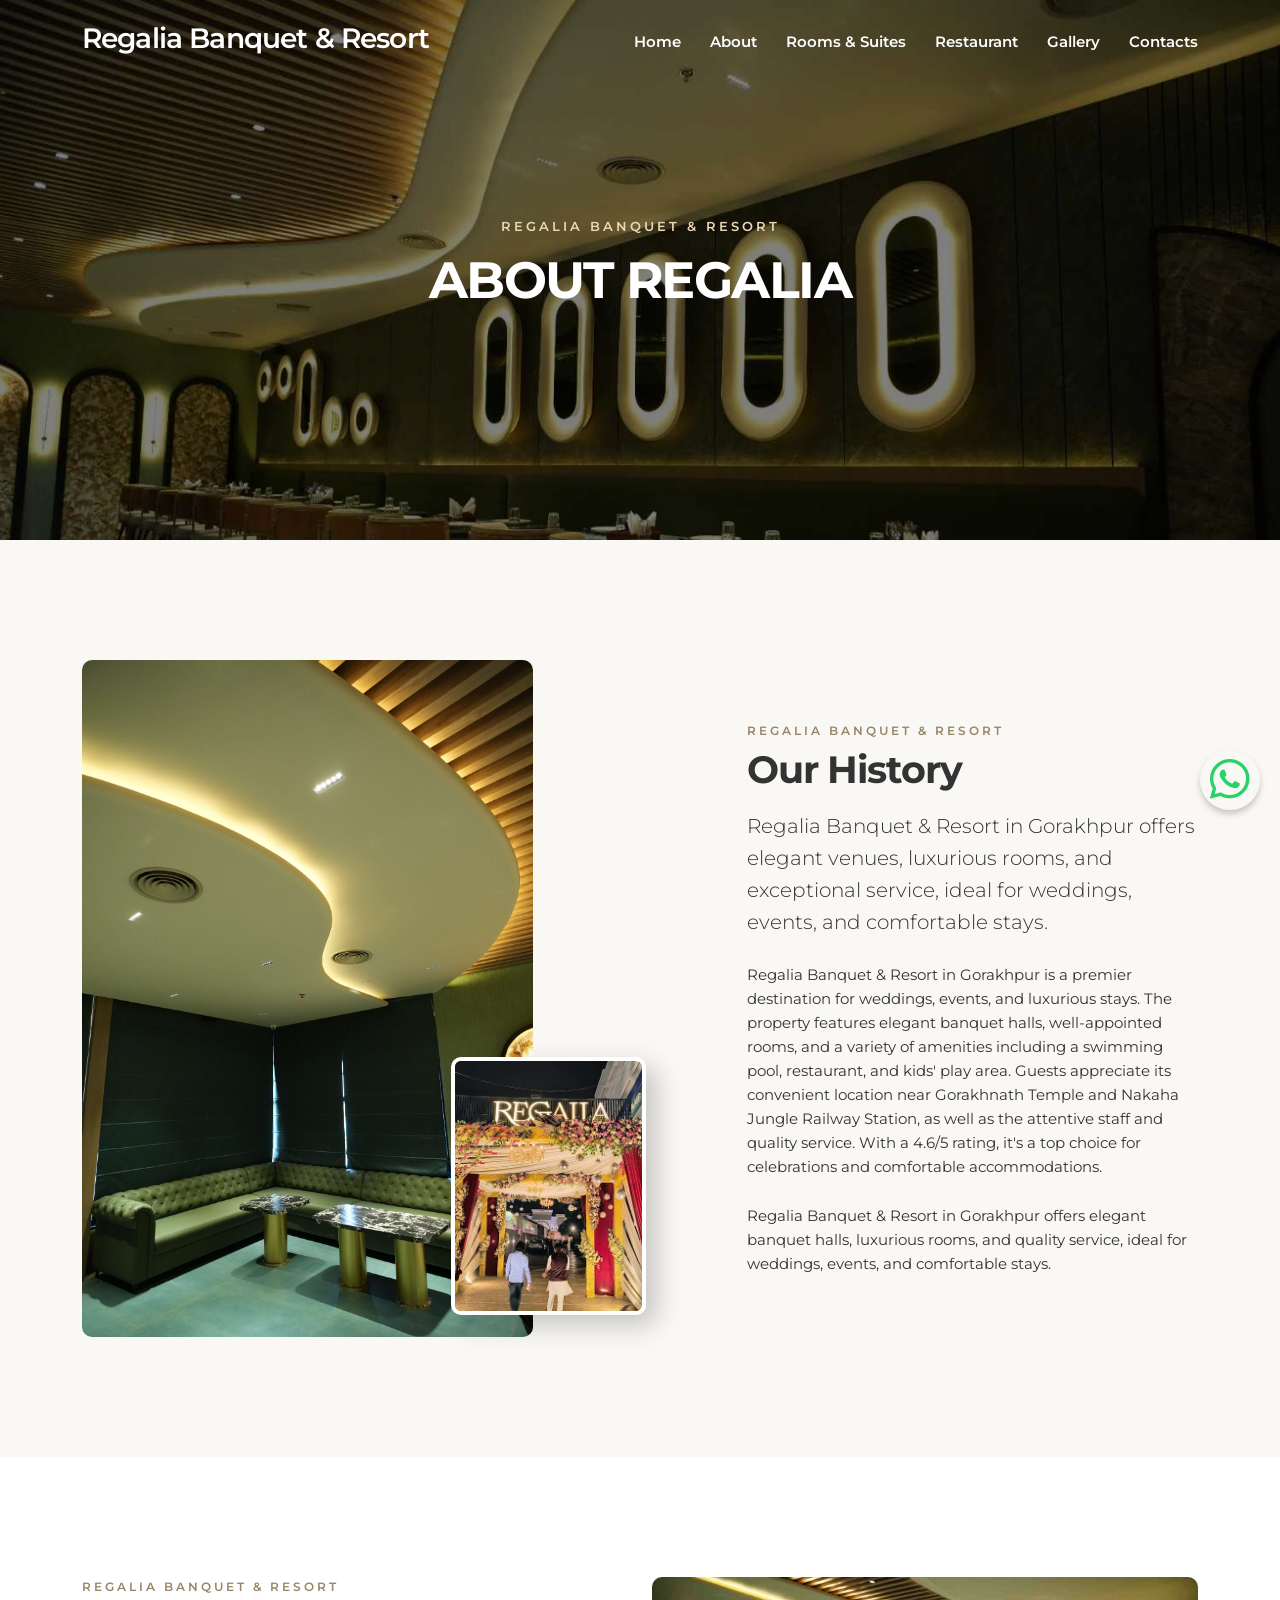
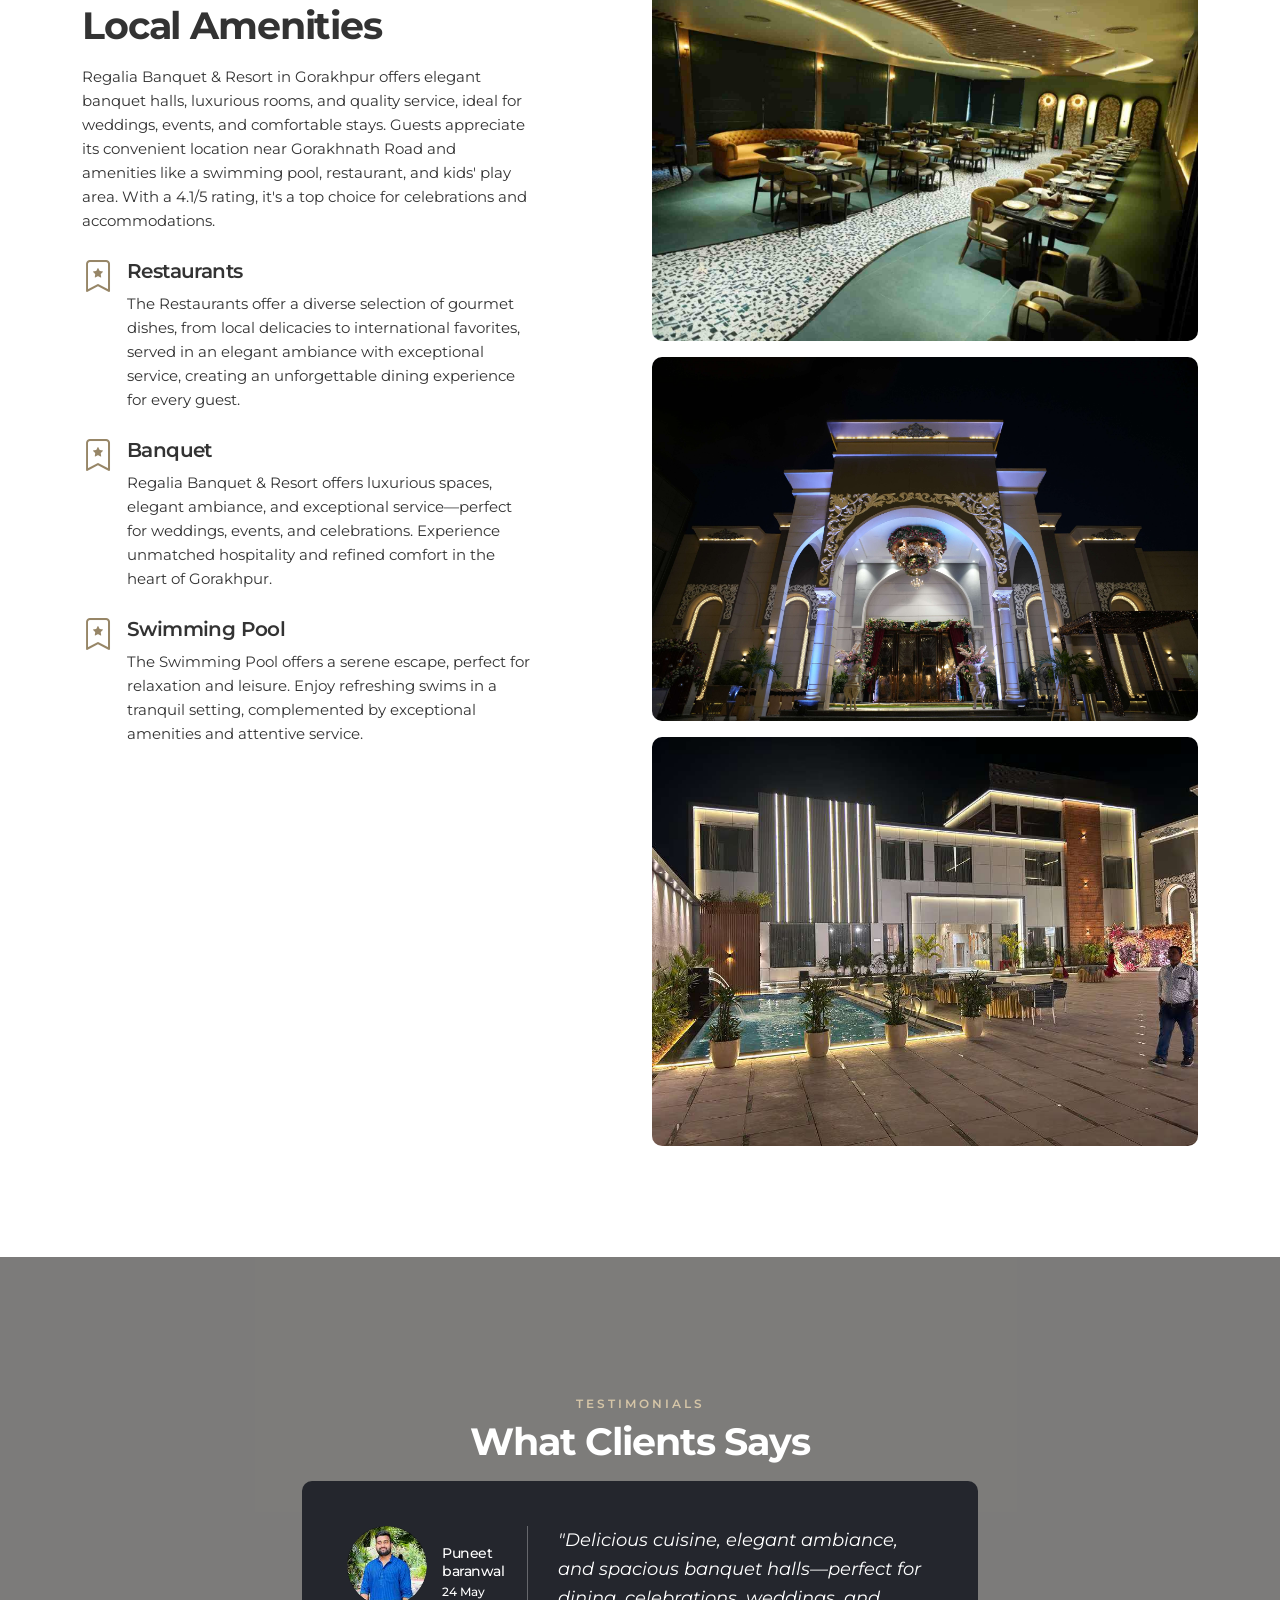
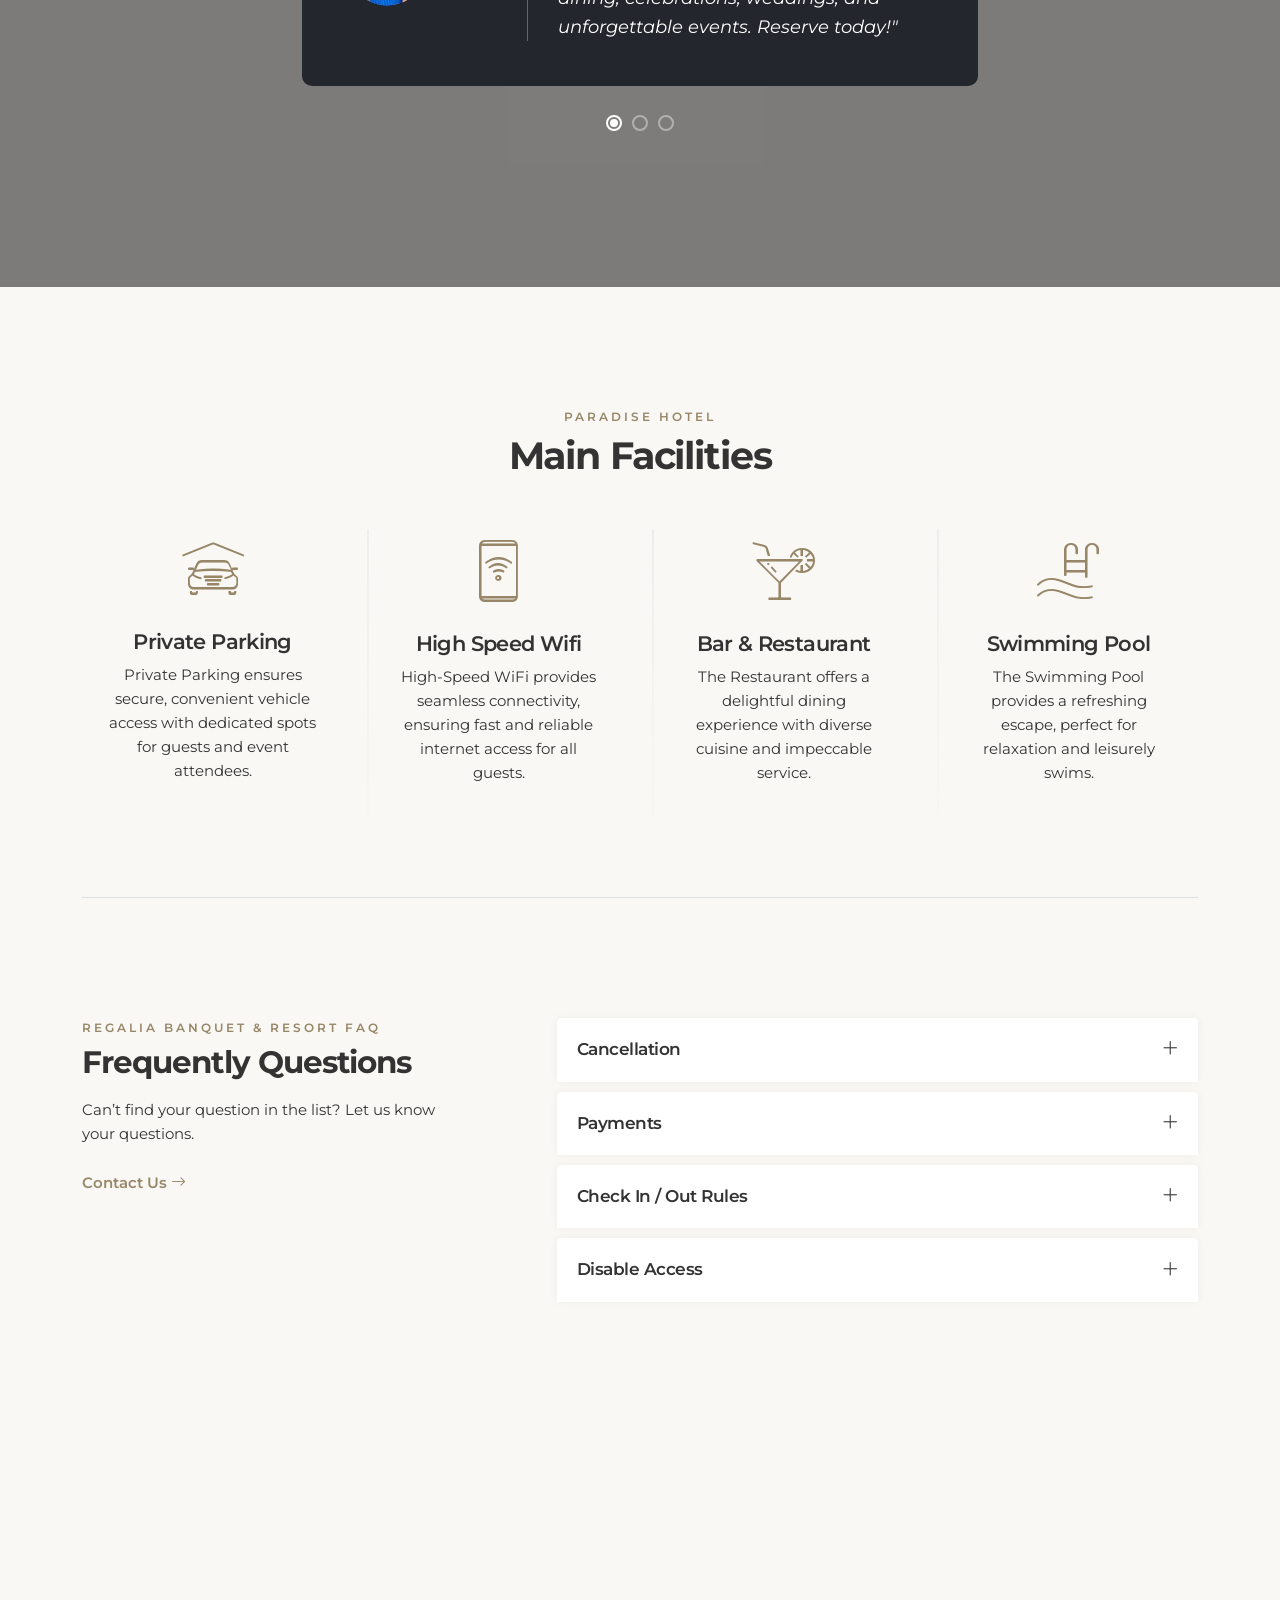
<file: about.html>
<!DOCTYPE html>
<html lang="zxx">


<!-- Mirrored from www.ansonika.com/paradise/html-menu-1/about.html by HTTrack Website Copier/3.x [XR&CO'2014], Mon, 12 May 2025 07:04:08 GMT -->
<head>
    <meta charset="utf-8">
    <meta name="viewport" content="width=device-width, initial-scale=1">
    <meta name="description" content="">
    <meta name="author" content="Ansonika">
    <title>Regalia Banquet & Resort</title>
    
    <!-- Favicons-->
    <link rel="shortcut icon" href="img/favicon.ico" type="image/x-icon">
    <link rel="apple-touch-icon" type="image/x-icon" href="img/apple-touch-icon-57x57-precomposed.png">
    <link rel="apple-touch-icon" type="image/x-icon" sizes="72x72" href="img/apple-touch-icon-72x72-precomposed.png">
    <link rel="apple-touch-icon" type="image/x-icon" sizes="114x114" href="img/apple-touch-icon-114x114-precomposed.png">
    <link rel="apple-touch-icon" type="image/x-icon" sizes="144x144" href="img/apple-touch-icon-144x144-precomposed.png">

    <!-- GOOGLE WEB FONT-->
    <link rel="preconnect" href="https://fonts.googleapis.com/">
    <link rel="preconnect" href="https://fonts.gstatic.com/" crossorigin>
    <link href="https://fonts.googleapis.com/css2?family=Caveat:wght@400;500&amp;family=Montserrat:wght@300;400;500;600;700&amp;display=swap" rel="stylesheet">

    <!-- BASE CSS -->
    <link href="css/bootstrap.min.css" rel="stylesheet">
    <link href="css/style.css" rel="stylesheet">
	  <link href="css/vendors.min.css" rel="stylesheet">

    <!-- YOUR CUSTOM CSS -->
    <link href="css/custom.css" rel="stylesheet">

    <style>
        .btn-floating:hover img {
            margin-bottom: -3px
        }
        .btn-floating {
            position: fixed;
            right: 25px;
            overflow: hidden;
            width: 50px;
            height: 50px;
            border-radius: 100px;
            border: 0;
            z-index: 9999;
            color: white;
            transition: .2s;
            animation: blink 2s infinite;
        }
        .btn-floating:hover {
            width: auto;
            padding: 0 20px;
            cursor: pointer;
            animation: none;
            /* Stop blinking on hover */
        }
        .btn-floating span {
            font-size: 16px;
            margin-left: 5px;
            transition: .2s;
            line-height: 0px;
            display: none;
        }
        .btn-floating:hover span {
            display: inline-block;
        }
        /* Phone */
        .btn-floating.phone {
            bottom: 150px;
            background-color: #760f10;
        }
        .btn-floating.phone:hover {
            background-color: #c03421;
        }
        /* WhatsApp */
        .btn-floating.whatsapp {
            background-color: #34af23;
            bottom: 90px;
        }
        .btn-floating.whatsapp:hover {
            background-color: #1f7a12
        }
        /* Blink animation */
        @keyframes blink {
            0% {
                opacity: 1;
            }
            50% {
                opacity: 0.5;
            }
            100% {
                opacity: 1;
            }
        }
    </style>

</head>

<body> 

    <div class="WhatsApp-button">
		<a href="https://wa.me/9173553 54610" target="_blank">
			
			 	<i class="bi bi-whatsapp"></i>
		  </a>
	</div>

    <div id="preloader">
        <div data-loader="circle-side"></div>
    </div><!-- /Page Preload -->

    <header class="fixed_header menu_v4 submenu_version">
        <div class="layer"></div><!-- Opacity Mask -->
        <div class="container">
            <div class="row align-items-center">
                <div class="col-4">
                    <a href="index.html" class="logo_normal">
                        <!-- <img src="img/logo.png" width="135" height="45" alt=""> -->
                        <h3 style="color: white;">Regalia Banquet & Resort</h3>
                    </a>
                    <a href="index.html" class="logo_sticky">
                        <!-- <img src="img/logo_sticky.png" width="135" height="45" alt=""> -->
                        <h3>Regalia Banquet & Resort</h3>
                    </a>
                </div>
                <div class="col-8">
                    <div class="main-menu">
                        <a href="#0" class="closebt open_close_menu"><i class="bi bi-x"></i></a>
                        <div class="logo_panel">
                            <!-- <img src="img/logo_sticky.png" width="135" height="45" alt="">
                              -->
                            <h3>Regalia Banquet & Resort</h3>
                        </div>
                        <nav id="mainNav">
                            <ul>
                                <li><a href="index.html">Home</a></li>
                                <li><a href="about.html">About</a></li>
                                <li><a href="room-details-booking.html">Rooms & Suites</a></li>
                                <li><a href="restaurant.html">Restaurant</a></li>
                                <li><a href="gallery.html">Gallery</a></li>
                                <li><a href="contacts.html">Contacts</a></li>
                                <!-- <li><a href="#booking_section" class="btn_1">Book Now</a></li> -->
                            </ul>
                        </nav>
                    </div>
                    <div class="hamburger_2 open_close_menu float-end">
                        <div class="hamburger__box">
                            <div class="hamburger__inner"></div>
                        </div>
                    </div>
                </div>
            </div>
        </div><!-- container -->
    </header><!-- End Header -->

    
    <main>
      <div class="hero small-height jarallax" data-jarallax data-speed="0.2">
        <Picture>
            <img class="jarallax-img" loading="lazy" src="img/g7.JPG" alt="">
        </Picture>
         
          <div class="wrapper opacity-mask d-flex align-items-center justify-content-center text-center animate_hero" data-opacity-mask="rgba(0, 0, 0, 0.5)">
              <div class="container">
                  <small class="slide-animated one">Regalia Banquet & Resort</small>
                  <h1 class="slide-animated two">About Regalia</h1>
              </div>
          </div>
      </div>
      <!-- /Background Img Parallax -->

      <div class="container margin_120_95">
          <div class="row justify-content-between align-items-center">
              <div class="col-lg-5">
                  <div class="parallax_wrapper inverted">
                    <Picture>
                        <img loading="lazy" src="img/Regalia_Shoot//Our_History2.JPG" alt="" class="img-fluid rounded-img">
                    </Picture>
                      
                      <div data-cue="slideInUp" class="img_over"><span data-jarallax-element="-30"><Picture><img loading="lazy" src="img/a2.webp" alt="" class="rounded-img"></Picture></span></div>
                  </div>
              </div>
              <div class="col-lg-5">
                  <div class="intro">
                      <div class="title">
                          <small>Regalia Banquet & Resort</small>
                          <h2>Our History</h2>
                      </div>
                      <p class="lead">Regalia Banquet & Resort in Gorakhpur offers elegant venues, luxurious rooms, and exceptional service, ideal for weddings, events, and comfortable stays.</p>
                      <p>Regalia Banquet & Resort in Gorakhpur is a premier destination for weddings, events, and luxurious stays. The property features elegant banquet halls, well-appointed rooms, and a variety of amenities including a swimming pool, restaurant, and kids' play area. Guests appreciate its convenient location near Gorakhnath Temple and Nakaha Jungle Railway Station, as well as the attentive staff and quality service. With a 4.6/5 rating, it's a top choice for celebrations and comfortable accommodations.</p>
                      <p>Regalia Banquet & Resort in Gorakhpur offers elegant banquet halls, luxurious rooms, and quality service, ideal for weddings, events, and comfortable stays.</p>
                      <!-- <p><em>Maria...the Owner</em></p> -->
                  </div>
              </div>
          </div>
          <!-- /Row -->
      </div>
      <!-- /container -->

      <div class="bg_white">
          <div class="container margin_120_95">
              <div>
                  <div class="row justify-content-between">
                      <div class="col-lg-5 fixed_title">
                          <div class="title">
                              <small>Regalia Banquet & Resort</small>
                              <h2>Local Amenities</h2>
                              <p>Regalia Banquet & Resort in Gorakhpur offers elegant banquet halls, luxurious rooms, and quality service, ideal for weddings, events, and comfortable stays. Guests appreciate its convenient location near Gorakhnath Road and amenities like a swimming pool, restaurant, and kids' play area. With a 4.1/5 rating, it's a top choice for celebrations and accommodations.</p>
                          </div>
                          <div class="list_ok">
                              <ul>
                                  <li data-cue="slideInUp" data-delay="200">
                                      <h5>Restaurants</h5>
                                      <p>The Restaurants offer a diverse selection of gourmet dishes, from local delicacies to international favorites, served in an elegant ambiance with exceptional service, creating an unforgettable dining experience for every guest.</p>
                                  </li>
                                  <li data-cue="slideInUp" data-delay="300">
                                      <h5>Banquet</h5>
                                      <p>Regalia Banquet & Resort offers luxurious spaces, elegant ambiance, and exceptional service—perfect for weddings, events, and celebrations. Experience unmatched hospitality and refined comfort in the heart of Gorakhpur.</p>
                                  </li>
                                  <li data-cue="slideInUp" data-delay="400">
                                      <h5>Swimming Pool</h5>
                                      <p>The Swimming Pool offers a serene escape, perfect for relaxation and leisure. Enjoy refreshing swims in a tranquil setting, complemented by exceptional amenities and attentive service.</p>
                                  </li>
                              </ul>
                          </div>
                      </div>
                      <div class="col-lg-6 ">
                          <div data-cue="fadeIn" data-delay="500">
                              <figure><Picture><img loading="lazy" src="img/res2.JPG" alt="" class="img-fluid rounded-img"></Picture></figure>
                          </div>
                          <div data-cue="fadeIn" data-delay="500">
                              <figure>
                                  <Picture><img loading="lazy" src="img/Regalia_Shoot/Banquet_Outdoor.JPG" alt="" class="img-fluid rounded-img"></Picture>
                              </figure>
                          </div>
                          <div data-cue="fadeIn" data-delay="500">
                              <figure>
                                  <Picture><img loading="lazy" src="img/Regalia_Shoot/Swimming-Pool.jpg" alt="" class="img-fluid rounded-img"></Picture>
                              </figure>
                          </div>
                      </div>
                  </div>
              </div>
          </div>
          <!-- /container-->
      </div>
      <!-- /bg_white -->

      <div class="parallax_section_1 jarallax" data-jarallax data-speed="0.2">
          <img class="jarallax-img" src="img/hero_home_1.jpg" alt="">
          <div class="wrapper opacity-mask d-flex align-items-center justify-content-center text-center" data-opacity-mask="rgba(0, 0, 0, 0.5)">
              <div class="container">
                  <div class="row justify-content-center">
                      <div class="col-lg-8">
                          <div class="title white">
                              <small class="mb-1">Testimonials</small>
                              <h2>What Clients Says</h2>
                          </div>
                          <div class="carousel_testimonials owl-carousel owl-theme nav-dots-orizontal">
                            <div>
                                <div class="box_overlay">
                                    <div class="pic">
                                        <figure><Picture><img loading="lazy" src="img/Regalia_Shoot/customerSays1.png" alt="" class="img-circle"></Picture>
                                        </figure>
                                        <h4>Puneet baranwal<small>24 May</small></h4>
                                    </div>
                                    <div class="comment">
                                        "Delicious cuisine, elegant ambiance, and spacious banquet halls—perfect for dining, celebrations, weddings, and unforgettable events. Reserve today!"
                                    </div>
                                </div>
                                <!-- End box_overlay -->
                            </div>
                            <div>
                                <div class="box_overlay">
                                    <div class="pic">
                                        <figure><Picture><img loading="lazy" src="img/Regalia_Shoot/CustomerSays2.png" alt="" class="img-circle"></Picture>
                                        </figure>
                                        <h4>Vicky Kumar<small>2 May</small></h4>
                                    </div>
                                    <div class="comment">
                                        "Authentic Indian flavors, warm hospitality, and grand banquet spaces for weddings, parties, and events. Experience tradition with elegance."
                                    </div>
                                </div>
                                <!-- End box_overlay -->
                            </div>
                            <div>
                                <div class="box_overlay">
                                    <div class="pic">
                                        <figure><Picture><img loading="lazy" src="img/Regalia_Shoot/CustomerSays3.png" alt="" class="img-circle"></Picture>
                                        </figure>
                                        <h4>Nadeem Khan<small>2 Feb</small></h4>
                                    </div>
                                    <div class="comment">
                                        "Experience rich Indian cuisine, vibrant ambiance, and spacious banquet halls for weddings, parties, and special celebrations. Book now!"
                                    </div>
                                </div>
                                <!-- End box_overlay -->
                            </div>
                        </div>
                          <!-- End carousel_testimonials -->
                      </div>
                  </div>
              </div>
          </div>
      </div>
      <!-- /parallax_section_1-->

      <div class="container margin_120_95">
          <div class="title text-center mb-5">
              <small data-cue="slideInUp">Paradise Hotel</small>
              <h2 data-cue="slideInUp" data-delay="100">Main Facilities</h2>
          </div>
          <div class="row mt-4">
              <div class="col-lg-3 col-md-6">
                  <div class="box_facilities no-border" data-cue="slideInUp">
                      <i class="customicon-private-parking"></i>
                      <h3>Private Parking</h3>
                      <p>Private Parking ensures secure, convenient vehicle access with dedicated spots for guests and event attendees.</p>
                  </div>
              </div>
              <div class="col-lg-3 col-md-6">
                  <div class="box_facilities" data-cue="slideInUp">
                      <i class="customicon-wifi"></i>
                      <h3>High Speed Wifi</h3>
                      <p>High-Speed WiFi provides seamless connectivity, ensuring fast and reliable internet access for all guests.</p>
                  </div>
              </div>
              <div class="col-lg-3 col-md-6">
                  <div class="box_facilities" data-cue="slideInUp">
                      <i class="customicon-cocktail"></i>
                      <h3>Bar & Restaurant</h3>
                      <p>The Restaurant offers a delightful dining experience with diverse cuisine and impeccable service.</p>
                  </div>
              </div>
              <div class="col-lg-3 col-md-6">
                  <div class="box_facilities" data-cue="slideInUp">
                      <i class="customicon-swimming-pool"></i>
                      <h3>Swimming Pool</h3>
                      <p>The Swimming Pool provides a refreshing escape, perfect for relaxation and leisurely swims.</p>
                  </div>
              </div>
          </div>
          <!-- /Row -->
          <hr class="more_margin">
          <div class="row justify-content-between margin_60_0">
              <div class="col-lg-4">
                  <div class="title">
                      <small>Regalia Banquet & Resort Faq</small>
                      <h3>Frequently Questions</h3>
                  </div>
                  <p>Can’t find your question in the list?
                      Let us know your questions.</p>
                  <p><a href="contacts.html" class="animated_link"><strong>Contact Us <i class="bi bi-arrow-right"></i></strong></a></p>
              </div>
              <div class="col-lg-7">
                  <div role="tablist" class="mb-5 accordion" id="faq">
                      <div class="card">
                          <div class="card-header" role="tab">
                              <h5 class="mb-0">
                                  <a class="collapsed" data-bs-toggle="collapse" href="#collapseOne_product" aria-expanded="false">
                                      <i class="indicator bi-plus-lg"></i>Cancellation
                                  </a>
                              </h5>
                          </div>
                          <div id="collapseOne_product" class="collapse" role="tabpanel" data-bs-parent="#faq">
                              <div class="card-body">
                                  <p>Cancellation requests must be made in advance, as per the resort’s policy. Refunds, if applicable, depend on the timing and reason for cancellation. Charges may apply for late cancellations or no-shows. Please review booking terms or contact customer service for detailed cancellation and refund information.</p>
                                  <p>Cancellation requests should be submitted as early as possible to avoid penalties. Refund eligibility depends on the timing of the request and the cancellation policy of the booking. Late cancellations or no-shows may incur additional charges. Please refer to the booking terms for specific details, or contact customer service for assistance.</p>
                              </div>
                          </div>
                      </div>
                      <!-- /card -->
                      <div class="card">
                          <div class="card-header" role="tab">
                              <h5 class="mb-0">
                                  <a class="collapsed" data-bs-toggle="collapse" href="#collapseTwo_product" aria-expanded="false">
                                      <i class="indicator bi-plus-lg"></i>Payments
                                  </a>
                              </h5>
                          </div>
                          <div id="collapseTwo_product" class="collapse" role="tabpanel" data-bs-parent="#faq">
                              <div class="card-body">
                                  <p>Payments for bookings can be made through various methods, including credit/debit cards, bank transfers, or online payment gateways. Full payment or advance deposits are required to confirm reservations. Please ensure payments are made within the specified timeframe to secure your booking.</p>
                                  <p>Payments for bookings can be made via credit/debit cards, bank transfers, or online payment platforms. A partial or full advance payment is required to secure your reservation. Ensure that all payments are completed within the stipulated timeframe to confirm and guarantee your booking.</p>
                              </div>
                          </div>
                      </div>
                      <!-- /card -->
                      <div class="card">
                          <div class="card-header" role="tab">
                              <h5 class="mb-0">
                                  <a class="collapsed" data-bs-toggle="collapse" href="#collapseThree_product" aria-expanded="false">
                                      <i class="indicator bi-plus-lg"></i>Check In / Out Rules
                                  </a>
                              </h5>
                          </div>
                          <div id="collapseThree_product" class="collapse" role="tabpanel" data-bs-parent="#faq">
                              <div class="card-body">
                                  <p>Check-in time is typically from 2:00 PM onwards, and check-out is required by 12:00 PM. Early check-in or late check-out may be available upon request, subject to availability. Additional charges may apply for extended stays or early arrivals. Please inform the front desk in advance.</p>
                                  <p>Check-in begins at 2:00 PM, and check-out must be completed by 12:00 PM. Early check-in or late check-out requests are subject to availability and may incur additional fees. For smooth processing, please inform the front desk in advance. Any exceptions will be communicated at the time of booking.</p>
                              </div>
                          </div>
                      </div>
                      <!-- /card -->
                      <div class="card">
                          <div class="card-header" role="tab">
                              <h5 class="mb-0">
                                  <a class="collapsed" data-bs-toggle="collapse" href="#collapseFour_product" aria-expanded="false">
                                      <i class="indicator bi-plus-lg"></i>Disable Access
                                  </a>
                              </h5>
                          </div>
                          <div id="collapseFour_product" class="collapse" role="tabpanel" data-bs-parent="#faq">
                              <div class="card-body">
                                  <p>Our facility is equipped with accessible features for guests with disabilities. These include wheelchair-friendly entrances, ramps, elevators, and specially designed rooms. If you require specific accommodations, please notify us in advance to ensure a comfortable and accessible stay. We are committed to meeting your needs.</p>
                                  <p>Our venue is fully accessible for guests with disabilities, featuring ramps, elevators, and wheelchair-friendly rooms. We strive to provide a comfortable stay for all guests. If you have specific requirements or need assistance, please inform us in advance so we can accommodate your needs accordingly during your visit.</p>
                              </div>
                          </div>
                      </div>
                      <!-- /card -->
                  </div>
                  <!-- /accordion -->
              </div>
          </div>
          <!-- /Row -->
      </div>
      <!-- /container -->

  </main>

  <footer class="revealed">
    <div class="footer_bg">
        <div class="gradient_over"></div>
        <div class="background-image" data-background="url(img/Regalia_Shoot/RoomDetails-1.JPG)"></div>
    </div>
    <div class="container">
        <div class="row move_content">
            <div class="col-lg-4 col-md-12">
                <h5>Contacts</h5>
                <ul>
                    <li>west, near Value Plus Showroom, sadar, Rajendra Nagar, Gorakhpur, Uttar Pradesh 273015<br><br></li>
                    <li><strong><a href="#0">info@regalia.com</a></strong></li>
                    <li><strong><a href="#0">+91-8112889999</a></strong></li>
                    <li><strong><a href="#0">+91-8112879999</a></strong></li>
                </ul>
                <div class="social">
                    <ul>
                        <li><a href="#0"><i class="bi bi-instagram"></i></a></li>
                        <li><a href="#0"><i class="bi bi-whatsapp"></i></a></li>
                        <li><a href="#0"><i class="bi bi-facebook"></i></a></li>
                        <li><a href="#0"><i class="bi bi-twitter-x"></i></a></li>
                    </ul>
                </div>
            </div>
            <div class="col-lg-3 col-md-6 ms-lg-auto">
                <h5>Explore</h5>
                <div class="footer_links">
                    <ul>
                        <li><a href="index.html">Home</a></li>
                        <li><a href="#">About Us</a></li>
                        <li><a href="#">Rooms &amp; Suites</a></li>
                        <li><a href="#">Contacts</a></li>
                    </ul>
                </div>
            </div>
            <!-- <div class="col-lg-3 col-md-6">
                <div id="newsletter">
                    <h5>Newsletter</h5>
                    <div id="message-newsletter"></div>
                    <form method="post" action="#" name="newsletter_form" id="newsletter_form">
                        <div class="form-group">
                            <input type="email" name="email_newsletter" id="email_newsletter" class="form-control"
                                placeholder="Your email">
                            <button type="submit" id="submit-newsletter"><i class="bi bi-send"></i></button>
                        </div>
                    </form>
                    <p>Receive latest offers and promos without spam. You can cancel anytime.</p>
                </div>
            </div> -->
        </div>
        <!--/row-->
    </div>
    <!--/container-->
    <div class="copy">
        <div class="container">
            © Regalia - by <a href="https://www.shineinfosolutions.in/">Shine Infosolutions</a>
        </div>
    </div>
</footer>

    <div class="progress-wrap">
        <svg class="progress-circle svg-content" width="100%" height="100%" viewBox="-1 -1 102 102">
            <path d="M50,1 a49,49 0 0,1 0,98 a49,49 0 0,1 0,-98"/>
        </svg>
    </div>
    <!-- /back to top -->

<!-- COMMON SCRIPTS -->
<script src="js/common_scripts.js"></script>
<script src="js/common_functions.js"></script>
<script src="phpmailer/validate.js"></script>

</body>

<!-- Mirrored from www.ansonika.com/paradise/html-menu-1/about.html by HTTrack Website Copier/3.x [XR&CO'2014], Mon, 12 May 2025 07:04:08 GMT -->
</html>
</file>
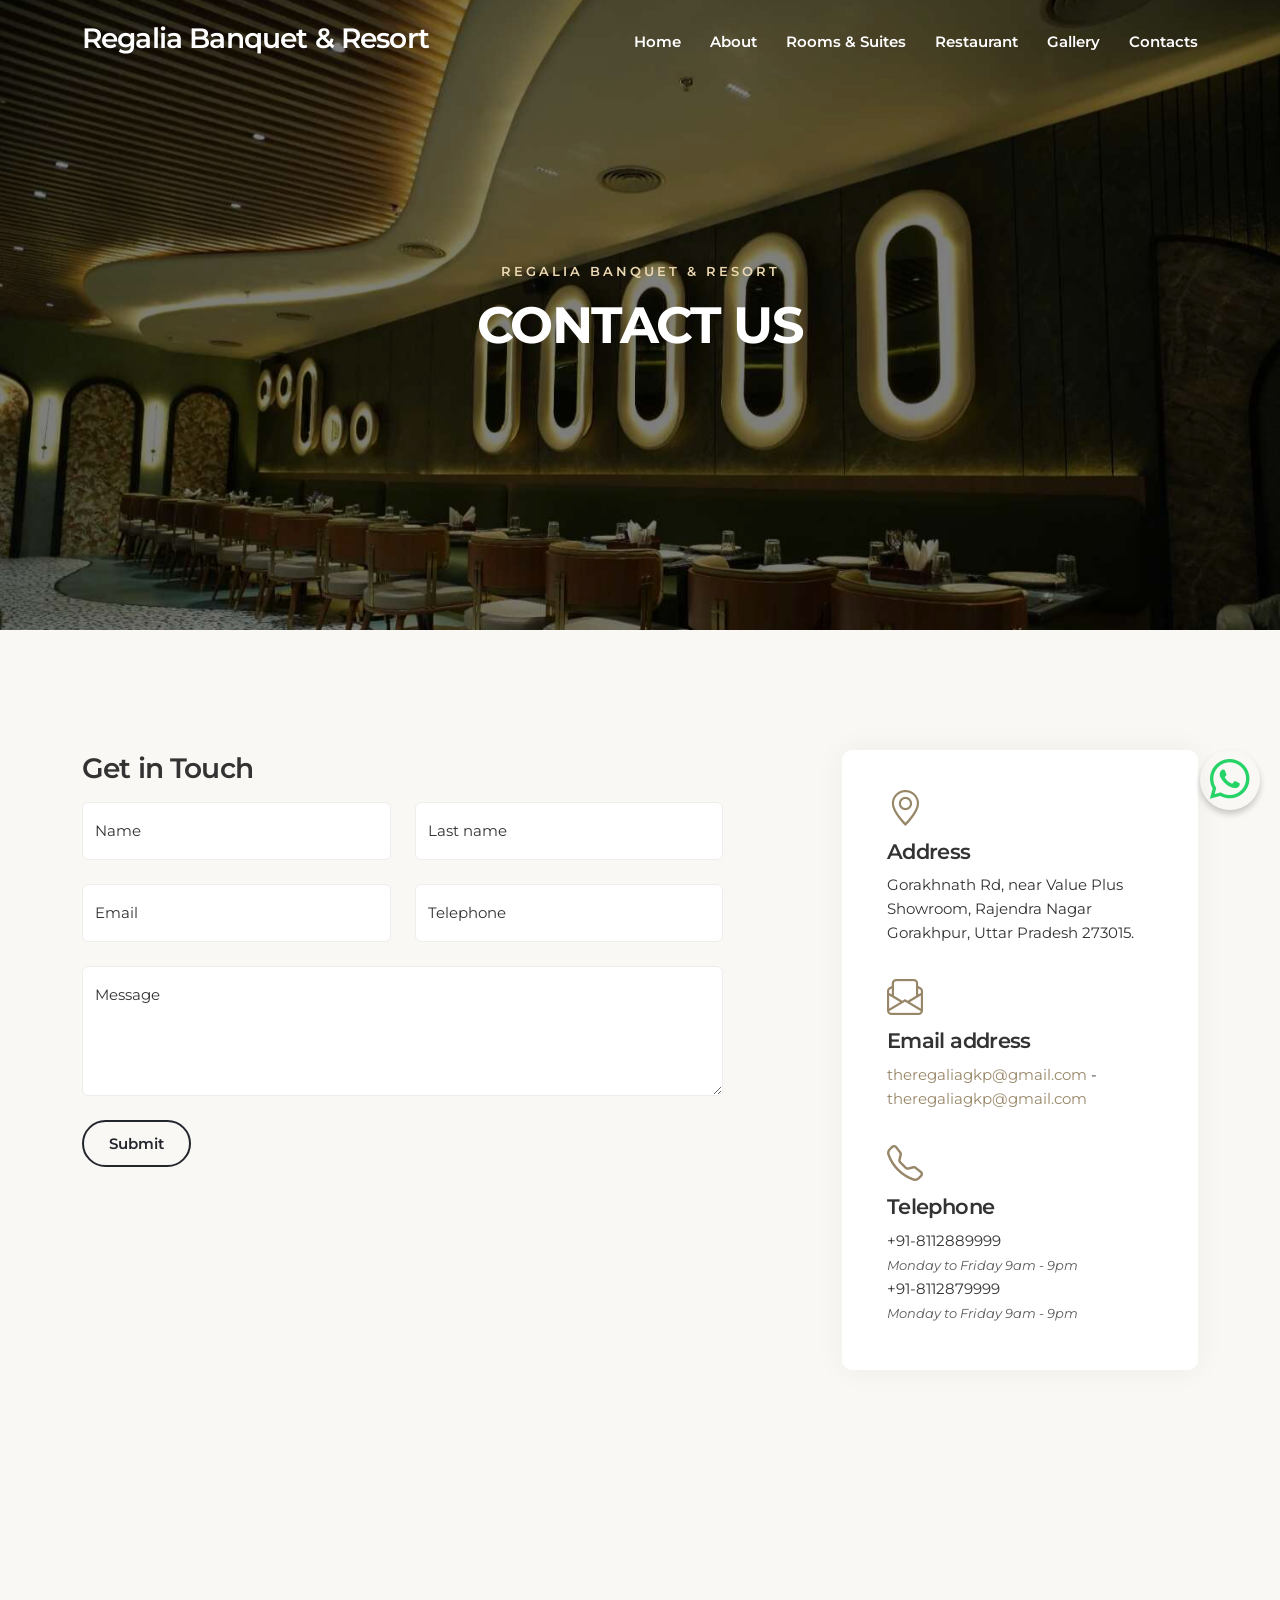
<file: contacts.html>
<!DOCTYPE html>
<html lang="zxx">


<!-- Mirrored from www.ansonika.com/paradise/html-menu-1/contacts.html by HTTrack Website Copier/3.x [XR&CO'2014], Mon, 12 May 2025 07:04:09 GMT -->
<head>
    <meta charset="utf-8">
    <meta name="viewport" content="width=device-width, initial-scale=1">
    <meta name="description" content="">
    <meta name="author" content="Ansonika">
    <title>Regalia Banquet & Resort</title>
    
    <!-- Favicons-->
    <link rel="shortcut icon" href="img/favicon.ico" type="image/x-icon">
    <link rel="apple-touch-icon" type="image/x-icon" href="img/apple-touch-icon-57x57-precomposed.png">
    <link rel="apple-touch-icon" type="image/x-icon" sizes="72x72" href="img/apple-touch-icon-72x72-precomposed.png">
    <link rel="apple-touch-icon" type="image/x-icon" sizes="114x114" href="img/apple-touch-icon-114x114-precomposed.png">
    <link rel="apple-touch-icon" type="image/x-icon" sizes="144x144" href="img/apple-touch-icon-144x144-precomposed.png">

    <!-- GOOGLE WEB FONT-->
    <link rel="preconnect" href="https://fonts.googleapis.com/">
    <link rel="preconnect" href="https://fonts.gstatic.com/" crossorigin>
    <link href="https://fonts.googleapis.com/css2?family=Caveat:wght@400;500&amp;family=Montserrat:wght@300;400;500;600;700&amp;display=swap" rel="stylesheet">

    <!-- BASE CSS -->
    <link href="css/bootstrap.min.css" rel="stylesheet">
    <link href="css/style.css" rel="stylesheet">
	<link href="css/vendors.min.css" rel="stylesheet">

    <!-- YOUR CUSTOM CSS -->
    <link href="css/custom.css" rel="stylesheet">

    <style>
        .btn-floating:hover img {
            margin-bottom: -3px
        }

        .btn-floating {
            position: fixed;
            right: 25px;
            overflow: hidden;
            width: 50px;
            height: 50px;
            border-radius: 100px;
            border: 0;
            z-index: 9999;
            color: white;
            transition: .2s;
            animation: blink 2s infinite;
        }

        .btn-floating:hover {
            width: auto;
            padding: 0 20px;
            cursor: pointer;
            animation: none;
            /* Stop blinking on hover */
        }

        .btn-floating span {
            font-size: 16px;
            margin-left: 5px;
            transition: .2s;
            line-height: 0px;
            display: none;
        }

        .btn-floating:hover span {
            display: inline-block;
        }

        /* Phone */
        .btn-floating.phone {
            bottom: 150px;
            background-color: #760f10;
        }

        .btn-floating.phone:hover {
            background-color: #c03421;
        }

        /* WhatsApp */
        .btn-floating.whatsapp {
            background-color: #34af23;
            bottom: 90px;
        }

        .btn-floating.whatsapp:hover {
            background-color: #1f7a12
        }

        /* Blink animation */
        @keyframes blink {
            0% {
                opacity: 1;
            }

            50% {
                opacity: 0.5;
            }

            100% {
                opacity: 1;
            }
        }
    </style>

</head>

<body> 

   <div class="WhatsApp-button">
		<a href="https://wa.me/9173553 54610" target="_blank">
			
			 	<i class="bi bi-whatsapp"></i>
		  </a>
	</div>

    <div id="preloader">
        <div data-loader="circle-side"></div>
    </div><!-- /Page Preload -->

    <header class="fixed_header menu_v4 submenu_version">
        <div class="layer"></div><!-- Opacity Mask -->
        <div class="container">
            <div class="row align-items-center">
                <div class="col-4">
                    <a href="index.html" class="logo_normal">
                        <!-- <img src="img/logo.png" width="135" height="45" alt=""> -->
                        <h3 style="color: white;">Regalia Banquet & Resort</h3>
                    </a>
                    <a href="index.html" class="logo_sticky">
                        <!-- <img src="img/logo_sticky.png" width="135" height="45" alt=""> -->
                        <h3>Regalia Banquet & Resort</h3>
                    </a>
                </div>
                <div class="col-8">
                    <div class="main-menu">
                        <a href="#0" class="closebt open_close_menu"><i class="bi bi-x"></i></a>
                        <div class="logo_panel">
                            <!-- <img src="img/logo_sticky.png" width="135" height="45" alt="">
                              -->
                            <h3>Regalia Banquet & Resort</h3>
                        </div>
                        <nav id="mainNav">
                            <ul>
                                <li><a href="index.html">Home</a></li>
                                <li><a href="about.html">About</a></li>
                                <li><a href="room-details-booking.html">Rooms & Suites</a></li>
                                <li><a href="restaurant.html">Restaurant</a></li>
                                <li><a href="gallery.html">Gallery</a></li>
                                <li><a href="contacts.html">Contacts</a></li>
                                <!-- <li><a href="#booking_section" class="btn_1">Book Now</a></li> -->
                            </ul>
                        </nav>
                    </div>
                    <div class="hamburger_2 open_close_menu float-end">
                        <div class="hamburger__box">
                            <div class="hamburger__inner"></div>
                        </div>
                    </div>
                </div>
            </div>
        </div><!-- container -->
    </header><!-- End Header -->

    <main>

        <div class="hero medium-height jarallax" data-jarallax data-speed="0.2">
            <Picture><img loading="lazy" class="jarallax-img" src="img/g7.JPG" alt=""></Picture>
            <div class="wrapper opacity-mask d-flex align-items-center justify-content-center text-center animate_hero" data-opacity-mask="rgba(0, 0, 0, 0.5)">
                <div class="container">
                    <small class="slide-animated one">Regalia Banquet & Resort</small>
                    <h1 class="slide-animated two">Contact Us</h1>
                </div>
            </div>
        </div>
        <!-- /Background Img Parallax -->

        <div class="container margin_120_95">
            <div class="row justify-content-between">
                <div class="col-xl-4 col-lg-5 order-lg-2">
                    <div class="contact_info">
                        <ul class="clearfix">
                            <li>
                                <i class="bi bi-geo-alt"></i>
                                <h4>Address</h4>
                                <div>Gorakhnath Rd, near Value Plus Showroom, Rajendra Nagar<br>Gorakhpur, Uttar Pradesh 273015.</div>
                            </li>
                            <li>
                                <i class="bi bi-envelope-paper"></i>
                                <h4>Email address</h4>
                                <p><a href="#0">theregaliagkp@gmail.com</a> - <a href="#0">theregaliagkp@gmail.com</a></p>
                            </li>
                            <li>
                                <i class="bi bi-telephone"></i>
                                <h4>Telephone</h4>
                                <div>+91-8112889999<br><small>Monday to Friday 9am - 9pm</small></div>
                                <div>+91-8112879999<br><small>Monday to Friday 9am - 9pm</small></div>
                            </li>
                        </ul>
                    </div>
                </div>
                <div class="col-xl-7 col-lg-7 order-lg-1">
                    <h3 class="mb-3">Get in Touch</h3>
                    <div id="message-contact"></div>
                    <form method="post" action="https://api.web3forms.com/submit"  id="form">
                        <input type="hidden" name="access_key" value="69a1e47b-7ebf-4627-ab1e-6a964a5cfdc4">

                        <div class="row">
                            <div class="col-sm-6">
                                <div class="form-floating mb-4">
                                    <input class="form-control" type="text" id="name_contact" name="name" placeholder="Name">
                                    <label for="name_contact">Name</label>
                                </div>
                            </div>
                            <div class="col-sm-6">
                                <div class="form-floating mb-4">
                                    <input class="form-control" type="text" id="lastname_contact" name="lastname" placeholder="Last Name">
                                    <label for="lastname_contact">Last name</label>
                                </div>
                            </div>
                        </div>
                        <!-- /row -->
                        <div class="row">
                            <div class="col-sm-6">
                                <div class="form-floating mb-4">
                                    <input class="form-control" type="email" id="email_contact" name="email" placeholder="Email">
                                    <label for="email_contact">Email</label>
                                </div>
                            </div>
                            <div class="col-sm-6">
                                <div class="form-floating mb-4">
                                    <input class="form-control" type="text" id="phone_contact" name="phone" placeholder="Telephone">
                                    <label for="phone_contact">Telephone</label>
                                </div>
                            </div>
                        </div>
                        <!-- /row -->
                        <div class="form-floating mb-4">
                            <textarea class="form-control" placeholder="Message" id="message_contact" name="message"></textarea>
                            <label for="message_contact">Message</label>
                        </div>
                        <!-- <div class="row">
                            <div class="col-md-6">
                                <div class="form-floating mb-4">
                                    <input class="form-control" type="text" id="verify_contact" name="verify_contact" placeholder="Are you human? 3 + 1 =">
                                    <label for="verify_contact">Are you human? 3 + 1 =</label>
                                </div>
                            </div>
                        </div> -->
                        <p class="mt-3"><input type="submit" value="Submit" class="btn_1 outline" id="submit-contact"></p>
                        <div id="result"></div>
                    </form>
                </div>
            </div>
            <!-- /row -->
        </div>
        <!--/container -->

        <div class="map_contact">
           <iframe src="https://www.google.com/maps/embed?pb=!1m18!1m12!1m3!1d14246.216425132941!2d83.3369823180783!3d26.790479859190306!2m3!1f0!2f0!3f0!3m2!1i1024!2i768!4f13.1!3m3!1m2!1s0x399145774bc7b3c7%3A0xe29888b91d26a7b2!2sThe%20Regalia%20Restaurant%2C%20Banquet%20and%20Resort%20Gorakhpur!5e0!3m2!1sen!2sin!4v1748512031705!5m2!1sen!2sin" width="600" height="450" style="border:0;" allowfullscreen="" loading="lazy" referrerpolicy="no-referrer-when-downgrade"></iframe>
        </div>
        <!--/map_contact -->

        <!-- <div class="container margin_120_95" id="booking_section">
            <div class="row justify-content-between">
                <div class="col-xl-4">
                    <div data-cue="slideInUp">
                        <div class="title">
                            <small>Paradise Hotel</small>
                            <h2>Check Availability</h2>
                        </div>
                        <p>Mea nibh meis philosophia eu. Duis legimus efficiantur ea sea. Id placerat tacimates definitionem sea, prima quidam vim no. Duo nobis persecuti cu. </p>
                        <p class="phone_element no_borders"><a href="tel://423424234"><i class="bi bi-telephone"></i><span><em>Info and bookings</em>+41 934 121 1334</span></a></p>
                    </div>
                </div>
                <div class="col-xl-7">
                    <div data-cue="slideInUp" data-delay="200">
                        <div class="booking_wrapper">
                            <div class="col-12">
                                <input type="hidden" id="date_booking" name="date_booking">
                            </div>
                            <div class="row">
                                <div class="col-lg-6">
                                    <div class="custom_select">
                                        <select class="wide">
                                            <option>Select Room</option>
                                            <option>Double Room</option>
                                            <option>Deluxe Room</option>
                                            <option>Superior Room</option>
                                            <option>Junior Suite</option>
                                        </select>
                                    </div>
                                </div>
                                <div class="col-lg-6">
                                    <div class="row">
                                        <div class="col-6">
                                            <div class="qty-buttons mb-3 version_2">
                                                <input type="button" value="+" class="qtyplus" name="adults_booking">
                                                <input type="text" name="adults_booking" id="adults_booking" value="" class="qty form-control" placeholder="Adults">
                                                <input type="button" value="-" class="qtyminus" name="adults_booking">
                                            </div>
                                        </div>
                                        <div class="col-6">
                                            <div class="mb-3 qty-buttons mb-3 version_2">
                                                <input type="button" value="+" class="qtyplus" name="childs_booking">
                                                <input type="text" name="childs_booking" id="childs_booking" value="" class="qty form-control" placeholder="Childs">
                                                <input type="button" value="-" class="qtyminus" name="childs_booking">
                                            </div>
                                        </div>
                                    </div>
                                </div>
                            </div>
                        </div>
                        <p class="text-end mt-5"><a href="#0" class="btn_1 outline">Book Now</a></p>
                    </div>
                </div>
            </div>
        </div> -->
        
    </main>

    <footer class="revealed">
        <div class="footer_bg">
            <div class="gradient_over"></div>
            <div class="background-image" data-background="url(img/Regalia_Shoot/RoomDetails-1.JPG)"></div>
        </div>
        <div class="container">
            <div class="row move_content">
                <div class="col-lg-4 col-md-12">
                    <h5>Contacts</h5>
                    <ul>
                        <li>west, near Value Plus Showroom, sadar, Rajendra Nagar, Gorakhpur, Uttar Pradesh 273015<br><br></li>
                        <li><strong><a href="#0">info@regalia.com</a></strong></li>
                        <li><strong><a href="#0">+91-8112889999</a></strong></li>
                        <li><strong><a href="#0">+91-8112879999</a></strong></li>
                    </ul>
                    <div class="social">
                        <ul>
                            <li><a href="#0"><i class="bi bi-instagram"></i></a></li>
                            <li><a href="#0"><i class="bi bi-whatsapp"></i></a></li>
                            <li><a href="#0"><i class="bi bi-facebook"></i></a></li>
                            <li><a href="#0"><i class="bi bi-twitter-x"></i></a></li>
                        </ul>
                    </div>
                </div>
                <div class="col-lg-3 col-md-6 ms-lg-auto">
                    <h5>Explore</h5>
                    <div class="footer_links">
                        <ul>
                            <li><a href="index.html">Home</a></li>
                            <li><a href="#">About Us</a></li>
                            <li><a href="#">Rooms &amp; Suites</a></li>
                            <li><a href="#">Contacts</a></li>
                        </ul>
                    </div>
                </div>
                <!-- <div class="col-lg-3 col-md-6">
                    <div id="newsletter">
                        <h5>Newsletter</h5>
                        <div id="message-newsletter"></div>
                        <form method="post" action="#" name="newsletter_form" id="newsletter_form">
                            <div class="form-group">
                                <input type="email" name="email_newsletter" id="email_newsletter" class="form-control"
                                    placeholder="Your email">
                                <button type="submit" id="submit-newsletter"><i class="bi bi-send"></i></button>
                            </div>
                        </form>
                        <p>Receive latest offers and promos without spam. You can cancel anytime.</p>
                    </div>
                </div> -->
            </div>
            <!--/row-->
        </div>
        <!--/container-->
        <div class="copy">
            <div class="container">
                © Regalia - by <a href="https://www.shineinfosolutions.in/">Shine Infosolutions</a>
            </div>
        </div>
    </footer>

    <div class="progress-wrap">
        <svg class="progress-circle svg-content" width="100%" height="100%" viewBox="-1 -1 102 102">
            <path d="M50,1 a49,49 0 0,1 0,98 a49,49 0 0,1 0,-98" />
        </svg>
    </div>
    <!-- /back to top -->

<!-- COMMON SCRIPTS -->
<script>
    const form = document.getElementById('form');
    const result = document.getElementById('result');
    
    form.addEventListener('submit', function(e) {
      e.preventDefault();
      const formData = new FormData(form);
      const object = Object.fromEntries(formData);
      const json = JSON.stringify(object);
      result.innerHTML = "Please wait..."
    
        fetch('https://api.web3forms.com/submit', {
                method: 'POST',
                headers: {
                    'Content-Type': 'application/json',
                    'Accept': 'application/json'
                },
                body: json
            })
            .then(async (response) => {
                let json = await response.json();
                if (response.status == 200) {
                    result.innerHTML = "Form submitted successfully";
                } else {
                    console.log(response);
                    result.innerHTML = json.message;
                }
            })
            .catch(error => {
                console.log(error);
                result.innerHTML = "Something went wrong!";
            })
            .then(function() {
                form.reset();
                setTimeout(() => {
                    result.style.display = "none";
                }, 3000);
            });
    });
    </script>
    
<script src="js/common_scripts.js"></script>
<script src="js/common_functions.js"></script>
<script src="js/datepicker_inline.js"></script>
<script src="phpmailer/validate.js"></script>

</body>

<!-- Mirrored from www.ansonika.com/paradise/html-menu-1/contacts.html by HTTrack Website Copier/3.x [XR&CO'2014], Mon, 12 May 2025 07:04:09 GMT -->
</html>
</file>
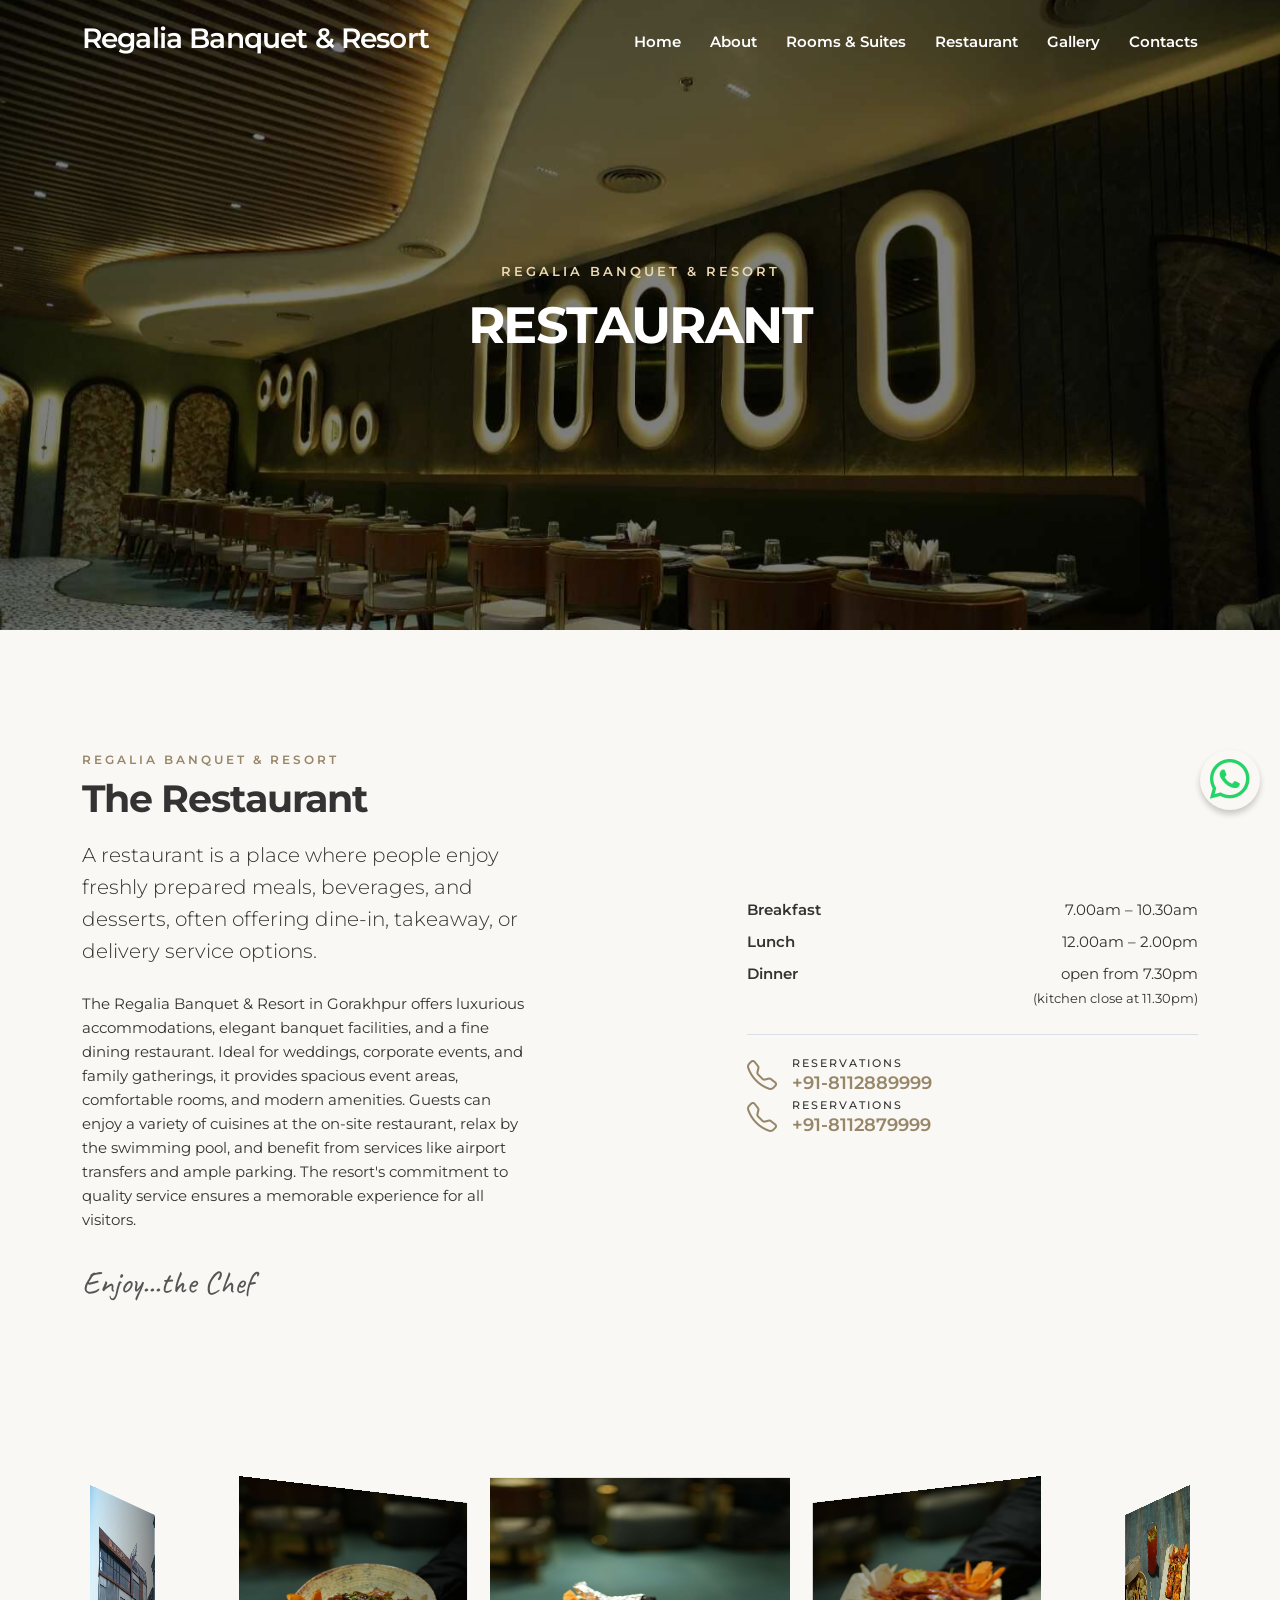
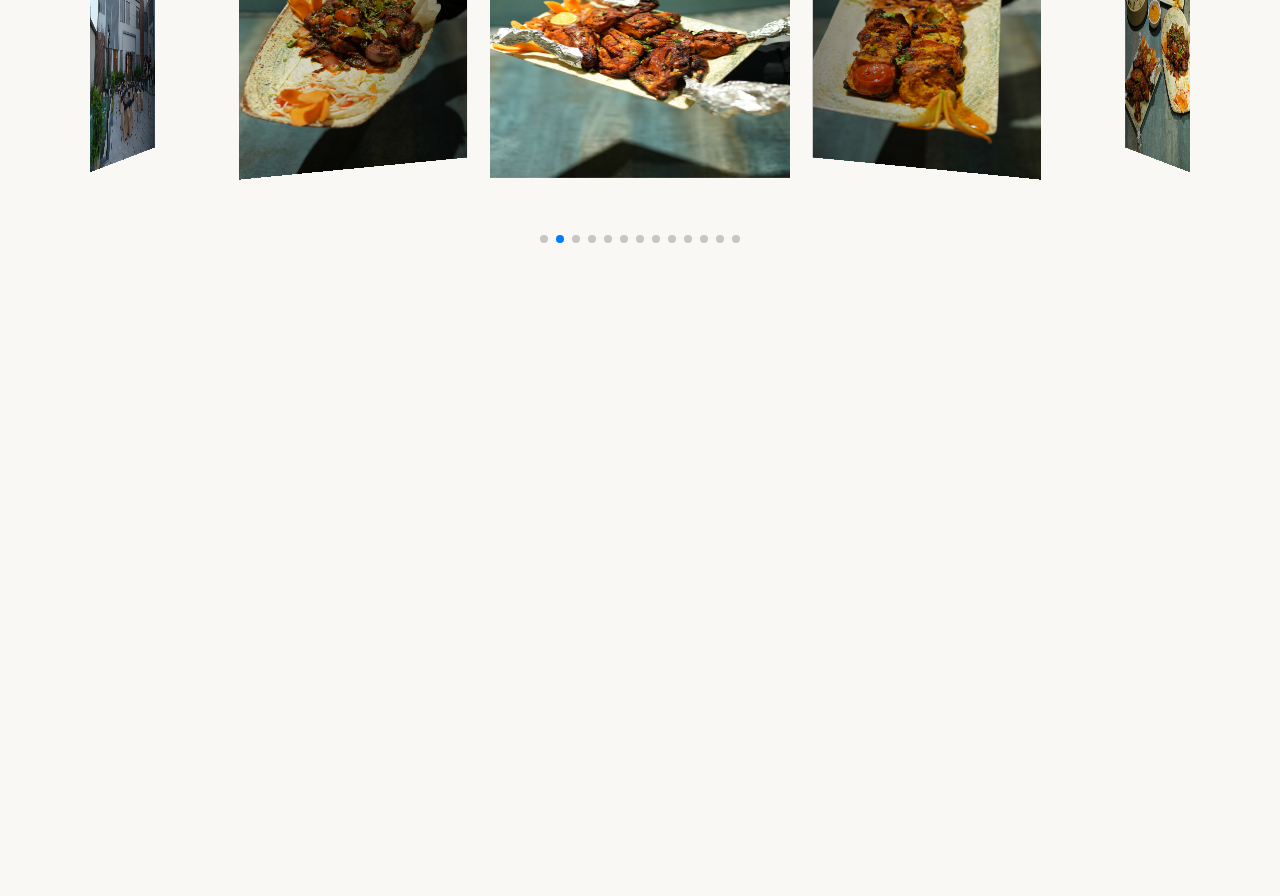
<file: restaurant.html>
<!DOCTYPE html>
<html lang="zxx">


<!-- Mirrored from www.ansonika.com/paradise/html-menu-1/restaurant.html by HTTrack Website Copier/3.x [XR&CO'2014], Mon, 12 May 2025 07:03:57 GMT -->
<head>
    <meta charset="utf-8">
    <meta name="viewport" content="width=device-width, initial-scale=1">
    <meta name="description" content="">
    <meta name="author" content="Ansonika">
    <title>Regalia Banquet & Resort</title>
    
    <!-- Favicons-->
    <link rel="shortcut icon" href="img/favicon.ico" type="image/x-icon">
    <link rel="apple-touch-icon" type="image/x-icon" href="img/apple-touch-icon-57x57-precomposed.png">
    <link rel="apple-touch-icon" type="image/x-icon" sizes="72x72" href="img/apple-touch-icon-72x72-precomposed.png">
    <link rel="apple-touch-icon" type="image/x-icon" sizes="114x114" href="img/apple-touch-icon-114x114-precomposed.png">
    <link rel="apple-touch-icon" type="image/x-icon" sizes="144x144" href="img/apple-touch-icon-144x144-precomposed.png">

    <!-- GOOGLE WEB FONT-->
    <link rel="preconnect" href="https://fonts.googleapis.com/">
    <link rel="preconnect" href="https://fonts.gstatic.com/" crossorigin>
    <link href="https://fonts.googleapis.com/css2?family=Caveat:wght@400;500&amp;family=Montserrat:wght@300;400;500;600;700&amp;display=swap" rel="stylesheet">

    <!-- BASE CSS -->
    <link href="css/bootstrap.min.css" rel="stylesheet">
    <link href="css/style.css" rel="stylesheet">
	<link href="css/vendors.min.css" rel="stylesheet">

    <!-- YOUR CUSTOM CSS -->
    <link href="css/custom.css" rel="stylesheet">

    <link
  rel="stylesheet"
  href="https://cdn.jsdelivr.net/npm/swiper@11/swiper-bundle.min.css"
/>


    <style>
        .btn-floating:hover img {
            margin-bottom: -3px
        }

        .btn-floating {
            position: fixed;
            right: 25px;
            overflow: hidden;
            width: 50px;
            height: 50px;
            border-radius: 100px;
            border: 0;
            z-index: 9999;
            color: white;
            transition: .2s;
            animation: blink 2s infinite;
        }

        .btn-floating:hover {
            width: auto;
            padding: 0 20px;
            cursor: pointer;
            animation: none;
            /* Stop blinking on hover */
        }

        .btn-floating span {
            font-size: 16px;
            margin-left: 5px;
            transition: .2s;
            line-height: 0px;
            display: none;
        }

        .btn-floating:hover span {
            display: inline-block;
        }

        /* Phone */
        .btn-floating.phone {
            bottom: 150px;
            background-color: #760f10;
        }

        .btn-floating.phone:hover {
            background-color: #c03421;
        }

        /* WhatsApp */
        .btn-floating.whatsapp {
            background-color: #34af23;
            bottom: 90px;
        }

        .btn-floating.whatsapp:hover {
            background-color: #1f7a12
        }

        .swiper {
      width: 100%;
      padding-top: 50px;
      padding-bottom: 80px;
    }

    .swiper-slide {
      background-position: center;
      background-size: cover;
      width: 300px;
      height: 300px;
    }

    .swiper-slide img {
      display: block;
      width: 100%;
      height: 100%;
    }

        /* Blink animation */
        @keyframes blink {
            0% {
                opacity: 1;
            }

            50% {
                opacity: 0.5;
            }

            100% {
                opacity: 1;
            }
        }
    </style>

</head>

<body> 

    <div id="preloader">
        <div data-loader="circle-side"></div>
    </div><!-- /Page Preload -->

    <div class="WhatsApp-button">
		<a href="https://wa.me/9173553 54610" target="_blank">
			
			 	<i class="bi bi-whatsapp"></i>
		  </a>
	</div>

    <header class="fixed_header menu_v4 submenu_version">
        <div class="layer"></div><!-- Opacity Mask -->
        <div class="container">
            <div class="row align-items-center">
                <div class="col-4">
                    <a href="index.html" class="logo_normal">
                        <!-- <img src="img/logo.png" width="135" height="45" alt=""> -->
                        <h3 style="color: white;">Regalia Banquet & Resort</h3>
                    </a>
                    <a href="index.html" class="logo_sticky">
                        <!-- <img src="img/logo_sticky.png" width="135" height="45" alt=""> -->
                        <h3>Regalia Banquet & Resort</h3>
                    </a>
                </div>
                <div class="col-8">
                    <div class="main-menu">
                        <a href="#0" class="closebt open_close_menu"><i class="bi bi-x"></i></a>
                        <div class="logo_panel">
                            <!-- <img src="img/logo_sticky.png" width="135" height="45" alt="">
                              -->
                            <h3>Regalia Banquet & Resort</h3>
                        </div>
                        <nav id="mainNav">
                            <ul>
                                <li><a href="index.html">Home</a></li>
                                <li><a href="about.html">About</a></li>
                                <li><a href="room-details-booking.html">Rooms & Suites</a></li>
                                <li><a href="restaurant.html">Restaurant</a></li>
                                <li><a href="gallery.html">Gallery</a></li>
                                <li><a href="contacts.html">Contacts</a></li>
                                <!-- <li><a href="#booking_section" class="btn_1">Book Now</a></li> -->
                            </ul>
                        </nav>
                    </div>
                    <div class="hamburger_2 open_close_menu float-end">
                        <div class="hamburger__box">
                            <div class="hamburger__inner"></div>
                        </div>
                    </div>
                </div>
            </div>
        </div><!-- container -->
    </header><!-- End Header -->

    <main>

        <div class="hero medium-height jarallax" data-jarallax data-speed="0.2">
            <Picture><img loading="lazy" class="jarallax-img" src="img/g7.JPG" alt=""></Picture>
            <div class="wrapper opacity-mask d-flex align-items-center justify-content-center text-center animate_hero" data-opacity-mask="rgba(0, 0, 0, 0.5)">
                <div class="container">
                    <small class="slide-animated one">Regalia Banquet & Resort</small>
                    <h1 class="slide-animated two">Restaurant</h1>
                </div>
            </div>
        </div>

        <!-- <div id="carousel-home">
            <div class="owl-carousel owl-theme kenburns">
                <div class="owl-slide background-image cover" data-background="url(img/Res2.jpg)">
                    <div class="opacity-mask d-flex align-items-center" data-opacity-mask="rgba(0, 0, 0, 0.5)">
                        <div class="container">
                            <div class="row justify-content-center justify-content-md-start">
                                <div class="col-lg-6 static">
                                    <div class="slide-text white">
                                        <small class="owl-slide-animated owl-slide-title">Restaurant Experience</small>
                                        <h2 class="owl-slide-animated owl-slide-title-2">A unique experience where to eat</h2>
                                        <div class="owl-slide-animated owl-slide-title-3"><a class="btn_1 outline white mt-3" href="#first_section">Read more</a></div>
                                    </div>
                                </div>
                            </div>
                        </div>
                    </div>
                </div>
                <div class="owl-slide background-image cover" data-background="url(img/G7.jpg)">
                    <div class="opacity-mask d-flex align-items-center" data-opacity-mask="rgba(0, 0, 0, 0.5)">
                        <div class="container">
                            <div class="row justify-content-center">
                                <div class="col-lg-6 static">
                                    <div class="slide-text white text-center">
                                        <small class="owl-slide-animated owl-slide-title">Restaurant Experience</small>
                                        <h2 class="owl-slide-animated owl-slide-title-2">A truly taste experience</h2>
                                        <div class="owl-slide-animated owl-slide-title-3"><a class="btn_1 outline white mt-3" href="#first_section">Read more</a></div>
                                    </div>
                                </div>
                            </div>
                        </div>
                    </div>
                </div>
                <div class="owl-slide background-image cover" data-background="url(img/G6.jpg)">
                    <div class="opacity-mask d-flex align-items-center" data-opacity-mask="rgba(0, 0, 0, 0.6)">
                        <div class="container">
                            <div class="row justify-content-center justify-content-md-end">
                                <div class="col-lg-6 static">
                                    <div class="slide-text text-end white">
                                        <small class="owl-slide-animated owl-slide-title">Restaurant Experience</small>
                                        <h2 class="owl-slide-animated owl-slide-title-2">The experience of unique dishes</h2>
                                        <div class="owl-slide-animated owl-slide-title-3"><a class="btn_1 outline white mt-3" href="#first_section">Read more</a></div>
                                    </div>
                                </div>
                            </div>
                        </div>
                    </div>
                </div>
            </div>
            <div class="mouse_wp">
                <a href="#first_section" class="btn_scrollto">
                    <div class="mouse"></div>
                </a>
            </div>
        </div> -->
        <!--/carousel-->

       <div class="container margin_120_95">
          <div class="row justify-content-between align-items-center">
              <div class="col-lg-5">
                  <div class="intro">
                      <div class="title">
                          <small>Regalia Banquet & Resort</small>
                          <h2>The Restaurant</h2>
                      </div>
                      <p class="lead">A restaurant is a place where people enjoy freshly prepared meals, beverages, and desserts, often offering dine-in, takeaway, or delivery service options.</p>
                      <p>The Regalia Banquet & Resort in Gorakhpur offers luxurious accommodations, elegant banquet facilities, and a fine dining restaurant. Ideal for weddings, corporate events, and family gatherings, it provides spacious event areas, comfortable rooms, and modern amenities. Guests can enjoy a variety of cuisines at the on-site restaurant, relax by the swimming pool, and benefit from services like airport transfers and ample parking. The resort's commitment to quality service ensures a memorable experience for all visitors.</p>
                      <p><em>Enjoy...the Chef</em></p>
                  </div>
              </div>
            <div class="col-lg-5">
                <div>
                    <ul class="list-unstyled mb-4">
                        <li class="d-flex justify-content-between mb-2 text-end">
                            <strong>Breakfast</strong> <span>7.00am – 10.30am</span>
                        </li>
                        <li class="d-flex justify-content-between mb-2 text-end">
                            <strong>Lunch</strong>  <span>12.00am – 2.00pm</span>
                        </li>
                        <li class="d-flex justify-content-between mb-2 text-end">
                            <strong>Dinner</strong>  <span>open from 7.30pm<br><small>(kitchen close at 11.30pm)</small></span>
                        </li>
                    </ul>
                    <p class="phone_element">
                        <a href="tel://8112889999"><i class="bi bi-telephone"></i><span><em>Reservations</em>+91-8112889999</span></a>
                      <a href="tel://8112879999"><i class="bi bi-telephone"></i><span><em>Reservations</em>+91-8112879999</span></a>
                    </p>
                </div>
              </div>
          </div>
          <!-- /Row -->
      </div>

<div class="swiper mySwiper">
    <div class="swiper-wrapper">
      
      <div class="swiper-slide">
        <Picture><img loading="lazy" src="img/Crousal/Crousal2.JPG" /></Picture>
      </div>
      <div class="swiper-slide">
        <Picture><img loading="lazy" src="img/Crousal/Crousal3.JPG" /></Picture>
      </div>
      <div class="swiper-slide">
        <Picture><img loading="lazy" src="img/Crousal/Crousal4.JPG" /></Picture>
      </div>
      <div class="swiper-slide">
        <Picture><img loading="lazy" src="img/Crousal/Crousal5.JPG" /></Picture>
      </div>
      <div class="swiper-slide landscape">
        <Picture><img loading="lazy" src="img/Crousal/Crousal6.JPG" /></Picture>
      </div>
      <div class="swiper-slide landscape">
        <Picture><img loading="lazy" src="img/Crousal/Crousal7.JPG" /></Picture>
      </div>
      <div class="swiper-slide landscape">
        <Picture><img loading="lazy" src="img/Crousal/Crousal8.JPG" /></Picture>
      </div>
      <div class="swiper-slide landscape">
        <Picture><img loading="lazy" src="img/Crousal/Crousal9.JPG" /></Picture>
      </div>
      <div class="swiper-slide">
        <Picture><img loading="lazy" src="img/Crousal/Crousal10.JPG" /></Picture>
      </div>
      <div class="swiper-slide landscape">
        <Picture><img loading="lazy" src="img/Crousal/Crousal11.JPG" /></Picture>
      </div>
      <div class="swiper-slide landscape">
        <Picture><img loading="lazy" src="img/Crousal/Crousal12.JPG" /></Picture>
      </div>
      <div class="swiper-slide ">
        <Picture><img loading="lazy" src="img/Crousal/Crousal13.JPG" /></Picture>
      </div>
      <div class="swiper-slide">
        <Picture><img loading="lazy" src="img/Crousal/Crousal14.JPG" /></Picture>
      </div>
    </div>
    <div class="swiper-pagination"></div>
  </div>

        <!-- <div class="pattern_3">
            <div class="container margin_120_95" id="first_section">
                <div class="title text-center mb-5">
                      <small data-cue="slideInUp">Regalia Banquet & Resort</small>
                      <h2 data-cue="slideInUp" data-delay="100">Restaruant Menu</h2>
                </div>
              <div class="tabs_menu" data-cue="slideInUp" data-delay="200">
                    <ul class="nav nav-tabs" role="tablist">
                        <li class="nav-item">
                            <a id="tab-A" href="#pane-A" class="nav-link active" data-bs-toggle="tab" role="tab">Starters</a>
                        </li>
                        <li class="nav-item">
                            <a id="tab-B" href="#pane-B" class="nav-link" data-bs-toggle="tab" role="tab">Main Dishes</a>
                        </li>
                         <li class="nav-item">
                            <a id="tab-C" href="#pane-C" class="nav-link" data-bs-toggle="tab" role="tab">Desserts</a>
                        </li>
                    </ul>
                    <div class="tab-content add_bottom_25" role="tablist">
                        <div id="pane-A" class="card tab-pane fade show active" role="tabpanel" aria-labelledby="tab-A">
                            <div class="card-header" role="tab" id="heading-A">
                                <h5>
                                    <a class="collapsed" data-bs-toggle="collapse" href="#collapse-A" aria-expanded="true" aria-controls="collapse-A">
                                        Starters
                                    </a>
                                </h5>
                            </div>
                            <div id="collapse-A" class="collapse" role="tabpanel" aria-labelledby="heading-A">
                                <div class="card-body">
                                    <div class="banner background-image" data-background="url(img/restaurant/banner_bg_2.jpg)">
                                        <div class="wrapper d-flex align-items-center justify-content-between opacity-mask" data-opacity-mask="rgba(0, 0, 0, 0.6)">
                                            <div>
                                               <small>Starters Special Offer</small>
                                                <h3>Mix Starters Menu ₹18 only</h3>
                                                <p>Hamburgher, Chips, Mix Sausages, Beer, Muffin</p>
                                                <a href="#" class="btn_1">View Menu</a>
                                            </div>
                                            <figure class="d-none d-lg-block"><img src="img/restaurant/banner.svg" alt="" width="200" height="200" class="img-fluid"></figure>
                                        </div>
                                        
                                    </div>
                                    
                                    <div class="row magnific-gallery add_top_30">
                                        <div class="col-lg-6">
                                            <div class="menu_item">
                                                <figure>
                                                    <a href="#" title="Soft shell crab" data-fslightbox="gallery_1" data-type="image">
                                                        <img src="img/restaurant/1.jpg" alt="">
                                                    </a>
                                                </figure>
                                                <div class="menu_title">
                                                    <h3>Soft shell crab</h3><em>₹14</em>
                                                </div>
                                                <p>Chicken, Potato, Salad</p>
                                            </div>
                                        </div>
                                        <div class="col-lg-6">
                                            <div class="menu_item">
                                                <figure>
                                                    <a href="#" title="Marinated Grilled" data-fslightbox="gallery_1" data-type="image">
                                                        <img src="img/restaurant/2.jpg" alt="">
                                                    </a>
                                                </figure>
                                                <div class="menu_title">
                                                    <h3>Marinated Grilled Shrimp</h3><em>₹11</em>
                                                </div>
                                                <p>Fresh Shrimp, Oive Oil, Tomato Sauce</p>
                                            </div>
                                        </div>
                                        <div class="col-lg-6">
                                            <div class="menu_item">
                                                <figure>
                                                    <a href="#" title="Avocado & Mango Salsa" data-fslightbox="gallery_1" data-type="image">
                                                        <img src="img/restaurant/3.jpg" alt="">
                                                    </a>
                                                </figure>
                                                <div class="menu_title">
                                                    <h3>Avocado & Mango Salsa</h3><em>₹16</em>
                                                </div>
                                                <p>Avocado, Mango, Tomatoes</p>
                                            </div>
                                        </div>
                                        <div class="col-lg-6">
                                            <div class="menu_item">
                                                <figure>
                                                    <a href="#" title="Baked Potato Skins" data-fslightbox="gallery_1" data-type="image">
                                                        <img src="img/restaurant/4.jpg" alt="">
                                                    </a>
                                                </figure>
                                                <div class="menu_title">
                                                    <h3>Baked Potato Skins</h3><em>₹10</em>
                                                </div>
                                                <p>Potatoes, Oil, Garlic</p>
                                            </div>
                                        </div>
                                        <div class="col-lg-6">
                                            <div class="menu_item">
                                                <figure>
                                                    <a href="#" title="Braised Pork Chops" data-fslightbox="gallery_1" data-type="image">
                                                        <img src="img/restaurant/5.jpg" alt="">
                                                    </a>
                                                </figure>
                                                <div class="menu_title">
                                                    <h3>Braised Pork Chops</h3><em>₹12</em>
                                                </div>
                                                <p>Pork chops, Olive oil, Garlic</p>
                                            </div>
                                        </div>
                                        <div class="col-lg-6">
                                            <div class="menu_item">
                                                <figure>
                                                    <a href="#" title="Cream of Asparagus" data-fslightbox="gallery_1" data-type="image">
                                                        <img src="img/restaurant/6.jpg" alt="">
                                                    </a>
                                                </figure>
                                                <div class="menu_title">
                                                    <h3>Cream of Asparagus</h3><em>₹14</em>
                                                </div>
                                                <p>Asparagus, Ootato, Celery, Onion</p>
                                            </div>
                                        </div>
                                    </div>
                                  
                                </div>
                               
                            </div>
                        </div>
                        
                        <div id="pane-B" class="card tab-pane fade" role="tabpanel" aria-labelledby="tab-B">
                            <div class="card-header" role="tab" id="heading-B">
                                <h5>
                                    <a class="collapsed" data-bs-toggle="collapse" href="#collapse-B" aria-expanded="false" aria-controls="collapse-B">
                                        Main Dishes
                                    </a>
                                </h5>
                            </div>
                            <div id="collapse-B" class="collapse" role="tabpanel" aria-labelledby="heading-B">
                                <div class="card-body">
                                    <div class="banner background-image" data-background="url(img/restaurant/banner_bg.jpg)">
                                        <div class="wrapper d-flex align-items-center justify-content-between opacity-mask" data-opacity-mask="rgba(0, 0, 0, 0.5)">
                                            <div>
                                                <small>Special Offer</small>
                                                <h3>Burgher Menu ₹14 only</h3>
                                                <p>Hamburgher, Chips, Mix Sausages, Beer, Muffin</p>
                                                <a href="#" class="btn_1">View Menu</a>
                                            </div>
                                            <figure class="d-none d-lg-block"><img src="img/restaurant/banner.svg" alt="" width="200" height="200" class="img-fluid"></figure>
                                        </div>
                                     
                                    </div>
                                   
                                    <div class="row magnific-gallery add_top_30">
                                        <div class="col-lg-6">
                                            <div class="menu_item">
                                                <figure>
                                                    <a href="#" title="Prime Rib" data-fslightbox="gallery_2" data-type="image">
                                                        <img src="img/restaurant/7.jpg" alt="">
                                                    </a>
                                                </figure>
                                                <div class="menu_title">
                                                    <h3>Prime Rib</h3><em>₹18</em>
                                                </div>
                                                <p>Rib, Rosemary, Black pepper</p>
                                            </div>
                                        </div>
                                        <div class="col-lg-6">
                                            <div class="menu_item">
                                                <figure>
                                                    <a href="#" title="Coconut Fried Chicken" data-fslightbox="gallery_2" data-type="image">
                                                        <img src="img/restaurant/8.jpg" alt="">
                                                    </a>
                                                </figure>
                                                <div class="menu_title">
                                                    <h3>Coconut Fried Chicken</h3><em>₹14</em>
                                                </div>
                                                <p>8 chicken pieces, Coconut milk</p>
                                            </div>
                                        </div>
                                        <div class="col-lg-6">
                                            <div class="menu_item">
                                                <figure>
                                                    <a href="#" title="Sriracha Beef Skewers" data-fslightbox="gallery_2" data-type="image">
                                                        <img src="img/restaurant/9.jpg" alt="">
                                                    </a>
                                                </figure>
                                                <div class="menu_title">
                                                    <h3>Sriracha Beef Skewers</h3><em>₹12</em>
                                                </div>
                                                <p>Beef, Garlic, Sesame oil</p>
                                            </div>
                                        </div>
                                        <div class="col-lg-6">
                                            <div class="menu_item">
                                                <figure>
                                                    <a href="#" title="Chicken with Garlic" data-fslightbox="gallery_2" data-type="image">
                                                        <img src="img/restaurant/10.jpg" alt="">
                                                    </a>
                                                </figure>
                                                <div class="menu_title">
                                                    <h3>Chicken with Garlic</h3><em>₹10</em>
                                                </div>
                                                <p>Chicken, Cherry tomatoes, Olive oil</p>
                                            </div>
                                        </div>
                                        <div class="col-lg-6">
                                            <div class="menu_item">
                                                <figure>
                                                    <a href="#" title="Soft shell crab" data-fslightbox="gallery_2" data-type="image">
                                                        <img src="img/restaurant/11.jpg" alt="">
                                                    </a>
                                                </figure>
                                                <div class="menu_title">
                                                    <h3>Soft shell crab</h3><em>₹14</em>
                                                </div>
                                                <p>Chicken, Potato, Salad</p>
                                            </div>
                                        </div>
                                        <div class="col-lg-6">
                                            <div class="menu_item">
                                                <figure>
                                                    <a href="#" title="Terrific Turkey Chili" data-fslightbox="gallery_2" data-type="image">
                                                        <img src="img/restaurant/1.jpg" class="lazy" alt="">
                                                    </a>
                                                </figure>
                                                <div class="menu_title">
                                                    <h3>Terrific Turkey Chili</h3><em>₹18</em>
                                                </div>
                                                <p>Turkey, Oregano, Tomato paste</p>
                                            </div>
                                        </div>
                                    </div>
                                    
                                </div>
                            </div>
                        </div>
                        
                        <div id="pane-C" class="card tab-pane fade" role="tabpanel" aria-labelledby="tab-C">
                            <div class="card-header" role="tab" id="heading-C">
                                <h5>
                                    <a class="collapsed" data-bs-toggle="collapse" href="#collapse-C" aria-expanded="false" aria-controls="collapse-C">
                                        Desserts and Drinks
                                    </a>
                                </h5>
                            </div>
                            <div id="collapse-C" class="collapse" role="tabpanel" aria-labelledby="heading-C">
                                <div class="card-body">
                                    <div class="banner background-image" data-background="url(img/restaurant/banner_bg_3.jpg)">
                                        <div class="wrapper d-flex align-items-center justify-content-between opacity-mask" data-opacity-mask="rgba(0, 0, 0, 0.5)">
                                            <div>
                                                <small>Desserts Special Offer</small>
                                                <h3>Mix Cakes ₹12 only</h3>
                                                <p>Cheese cake, Muffin, Sweet bred</p>
                                                <a href="#" class="btn_1">View Menu</a>
                                            </div>
                                            <figure class="d-none d-lg-block"><img src="img/restaurant/banner.svg" alt="" width="200" height="200" class="img-fluid"></figure>
                                        </div>
                                        
                                    </div>
                                   
                                    <div class="row magnific-gallery add_top_30">
                                        <div class="col-lg-6">
                                            <div class="menu_item">
                                                <figure>
                                                    <a href="#" title="Summer Berry" data-fslightbox="gallery_3" data-type="image">
                                                        <img src="img/restaurant/3.jpg" alt="">
                                                    </a>
                                                </figure>
                                                <div class="menu_title">
                                                    <h3>Summer Berry</h3><em>₹8</em>
                                                </div>
                                                <p>Raspberries, Blackberries</p>
                                            </div>
                                        </div>
                                        <div class="col-lg-6">
                                            <div class="menu_item">
                                                <figure>
                                                    <a href="#" title="Coconut Tart" data-fslightbox="gallery_3" data-type="image">
                                                        <img src="img/restaurant/4.jpg" alt="">
                                                    </a>
                                                </figure>
                                                <div class="menu_title">
                                                    <h3>Coconut Tart</h3><em>₹10</em>
                                                </div>
                                                <p>Blueberries, Graham cracker crumbs</p>
                                            </div>
                                        </div>
                                        <div class="col-lg-6">
                                            <div class="menu_item">
                                                <figure>
                                                    <a href="#" title="Pumpkin Cookies" data-fslightbox="gallery_3" data-type="image">
                                                        <img src="img/restaurant/5.jpg" alt="">
                                                    </a>
                                                </figure>
                                                <div class="menu_title">
                                                    <h3>Pumpkin Cookies</h3><em>₹11</em>
                                                </div>
                                                <p>Pumpkin, Sugar, Butter</p>
                                            </div>
                                        </div>
                                        <div class="col-lg-6">
                                            <div class="menu_item">
                                                <figure>
                                                    <a href="#" title="Cookies Cream Cheese" data-fslightbox="gallery_3" data-type="image">
                                                        <img src="img/restaurant/6.jpg" alt="">
                                                    </a>
                                                </figure>
                                                <div class="menu_title">
                                                    <h3>Cookies Cream Cheese</h3><em>₹14</em>
                                                </div>
                                                <p>Sugar, Butter, Eggs</p>
                                            </div>
                                        </div>
                                        <div class="col-lg-6">
                                            <div class="menu_item">
                                                <figure>
                                                    <a href="#" title="Chocolate Cupcakes" data-fslightbox="gallery_3" data-type="image">
                                                        <img src="img/restaurant/8.jpg" alt="">
                                                    </a>
                                                </figure>
                                                <div class="menu_title">
                                                    <h3>Chocolate Cupcakes</h3><em>₹14</em>
                                                </div>
                                                <p>Chocolate, Eggs, Vanilla</p>
                                            </div>
                                        </div>
                                        <div class="col-lg-6">
                                            <div class="menu_item">
                                                <figure>
                                                    <a href="#" title="Chocolate Cupcakes" data-fslightbox="gallery_3" data-type="image">
                                                        <img src="img/restaurant/9.jpg" alt="">
                                                    </a>
                                                </figure>
                                                <div class="menu_title">
                                                    <h3>Chocolate Cupcakes</h3><em>₹14</em>
                                                </div>
                                                <p>Chocolate, Eggs, Vanilla</p>
                                            </div>
                                        </div>
                                    </div>
                                    
                                </div>
                            </div>
                        </div>
                       
                    </div>
                    
              </div>
             

                <p class="text-center mt-5"><a href="#" class="btn_1 outline">View Day Menu</a></p>
            </div>
           
        </div> -->
        

    </main>

    <footer class="revealed">
        <div class="footer_bg">
            <div class="gradient_over"></div>
            <div class="background-image" data-background="url(img/Regalia_Shoot/RoomDetails-1.JPG)"></div>
        </div>
        <div class="container">
            <div class="row move_content">
                <div class="col-lg-4 col-md-12">
                    <h5>Contacts</h5>
                    <ul>
                        <li>west, near Value Plus Showroom, sadar, Rajendra Nagar, Gorakhpur, Uttar Pradesh 273015<br><br></li>
                        <li><strong><a href="#0">info@regalia.com</a></strong></li>
                        <li><strong><a href="#0">+91-8112889999</a></strong></li>
                        <li><strong><a href="#0">+91-8112879999</a></strong></li>
                    </ul>
                    <div class="social">
                        <ul>
                            <li><a href="#0"><i class="bi bi-instagram"></i></a></li>
                            <li><a href="#0"><i class="bi bi-whatsapp"></i></a></li>
                            <li><a href="#0"><i class="bi bi-facebook"></i></a></li>
                            <li><a href="#0"><i class="bi bi-twitter-x"></i></a></li>
                        </ul>
                    </div>
                </div>
                <div class="col-lg-3 col-md-6 ms-lg-auto">
                    <h5>Explore</h5>
                    <div class="footer_links">
                        <ul>
                            <li><a href="index.html">Home</a></li>
                            <li><a href="#">About Us</a></li>
                            <li><a href="#">Rooms &amp; Suites</a></li>
                            <li><a href="#">Contacts</a></li>
                        </ul>
                    </div>
                </div>
                <!-- <div class="col-lg-3 col-md-6">
                    <div id="newsletter">
                        <h5>Newsletter</h5>
                        <div id="message-newsletter"></div>
                        <form method="post" action="#" name="newsletter_form" id="newsletter_form">
                            <div class="form-group">
                                <input type="email" name="email_newsletter" id="email_newsletter" class="form-control"
                                    placeholder="Your email">
                                <button type="submit" id="submit-newsletter"><i class="bi bi-send"></i></button>
                            </div>
                        </form>
                        <p>Receive latest offers and promos without spam. You can cancel anytime.</p>
                    </div>
                </div> -->
            </div>
            <!--/row-->
        </div>
        <!--/container-->
        <div class="copy">
            <div class="container">
                © Regalia - by <a href="https://www.shineinfosolutions.in/">Shine Infosolutions</a>
            </div>
        </div>
    </footer>
    <!-- /footer -->

    <div class="progress-wrap">
        <svg class="progress-circle svg-content" width="100%" height="100%" viewBox="-1 -1 102 102">
            <path d="M50,1 a49,49 0 0,1 0,98 a49,49 0 0,1 0,-98" />
        </svg>
    </div>
    <!-- /back to top -->


<!-- COMMON SCRIPTS -->
 
<script src="https://cdn.jsdelivr.net/npm/swiper@11/swiper-bundle.min.js"></script>
<script src="js/common_scripts.js"></script>
<script src="js/common_functions.js"></script>
<script src="phpmailer/validate.js"></script>

<!-- SPECIFIC SCRIPTS -->
<script src="js/slider.js"></script>

 <script>
    var swiper = new Swiper(".mySwiper", {
      effect: "coverflow",
      grabCursor: true,
      loop:true,
        autoplay: {
            delay: 1200,
            disableOnInteraction: false,
        },
      centeredSlides: true,
      slidesPerView: "auto",
      coverflowEffect: {
        rotate: 50,
        stretch: 0,
        depth: 100,
        modifier: 1,
        slideShadows: true,
      },
      pagination: {
        el: ".swiper-pagination",
      },
    });
  </script>

</body>

<!-- Mirrored from www.ansonika.com/paradise/html-menu-1/restaurant.html by HTTrack Website Copier/3.x [XR&CO'2014], Mon, 12 May 2025 07:04:04 GMT -->
</html>
</file>
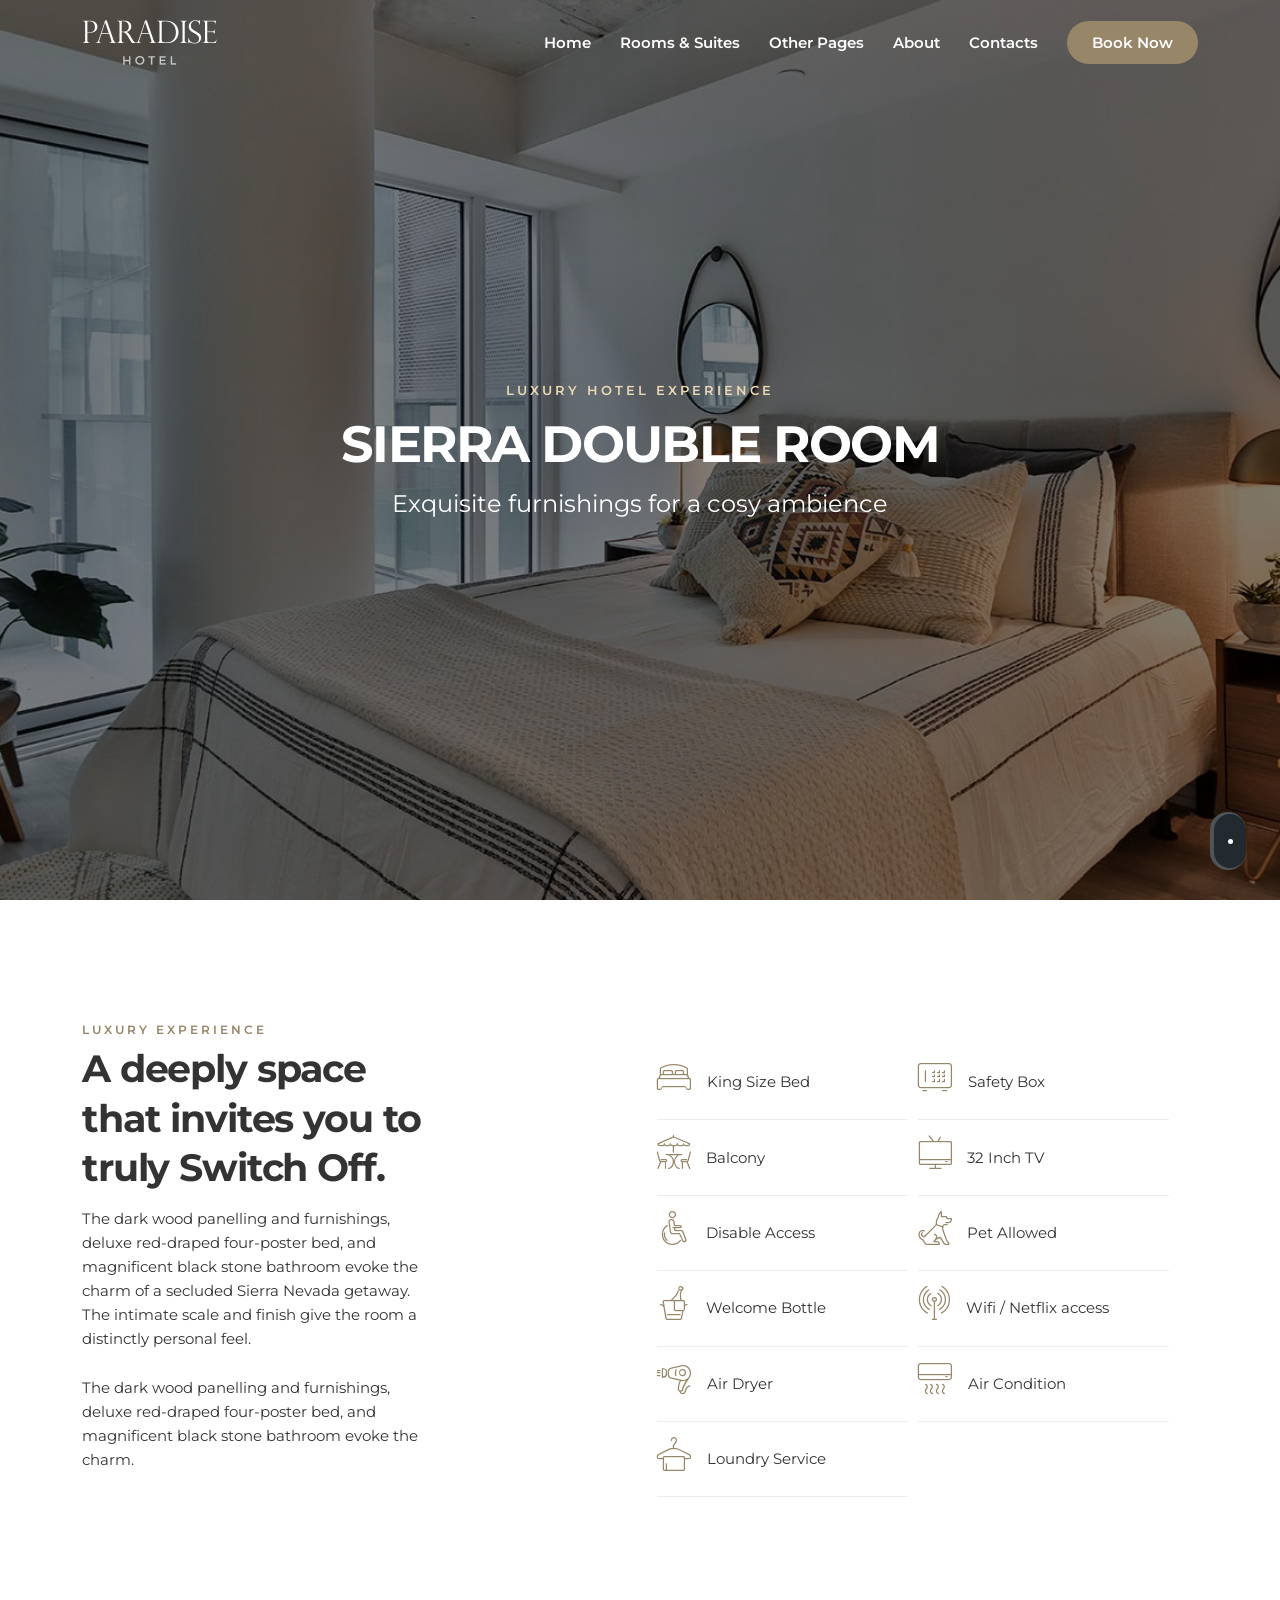
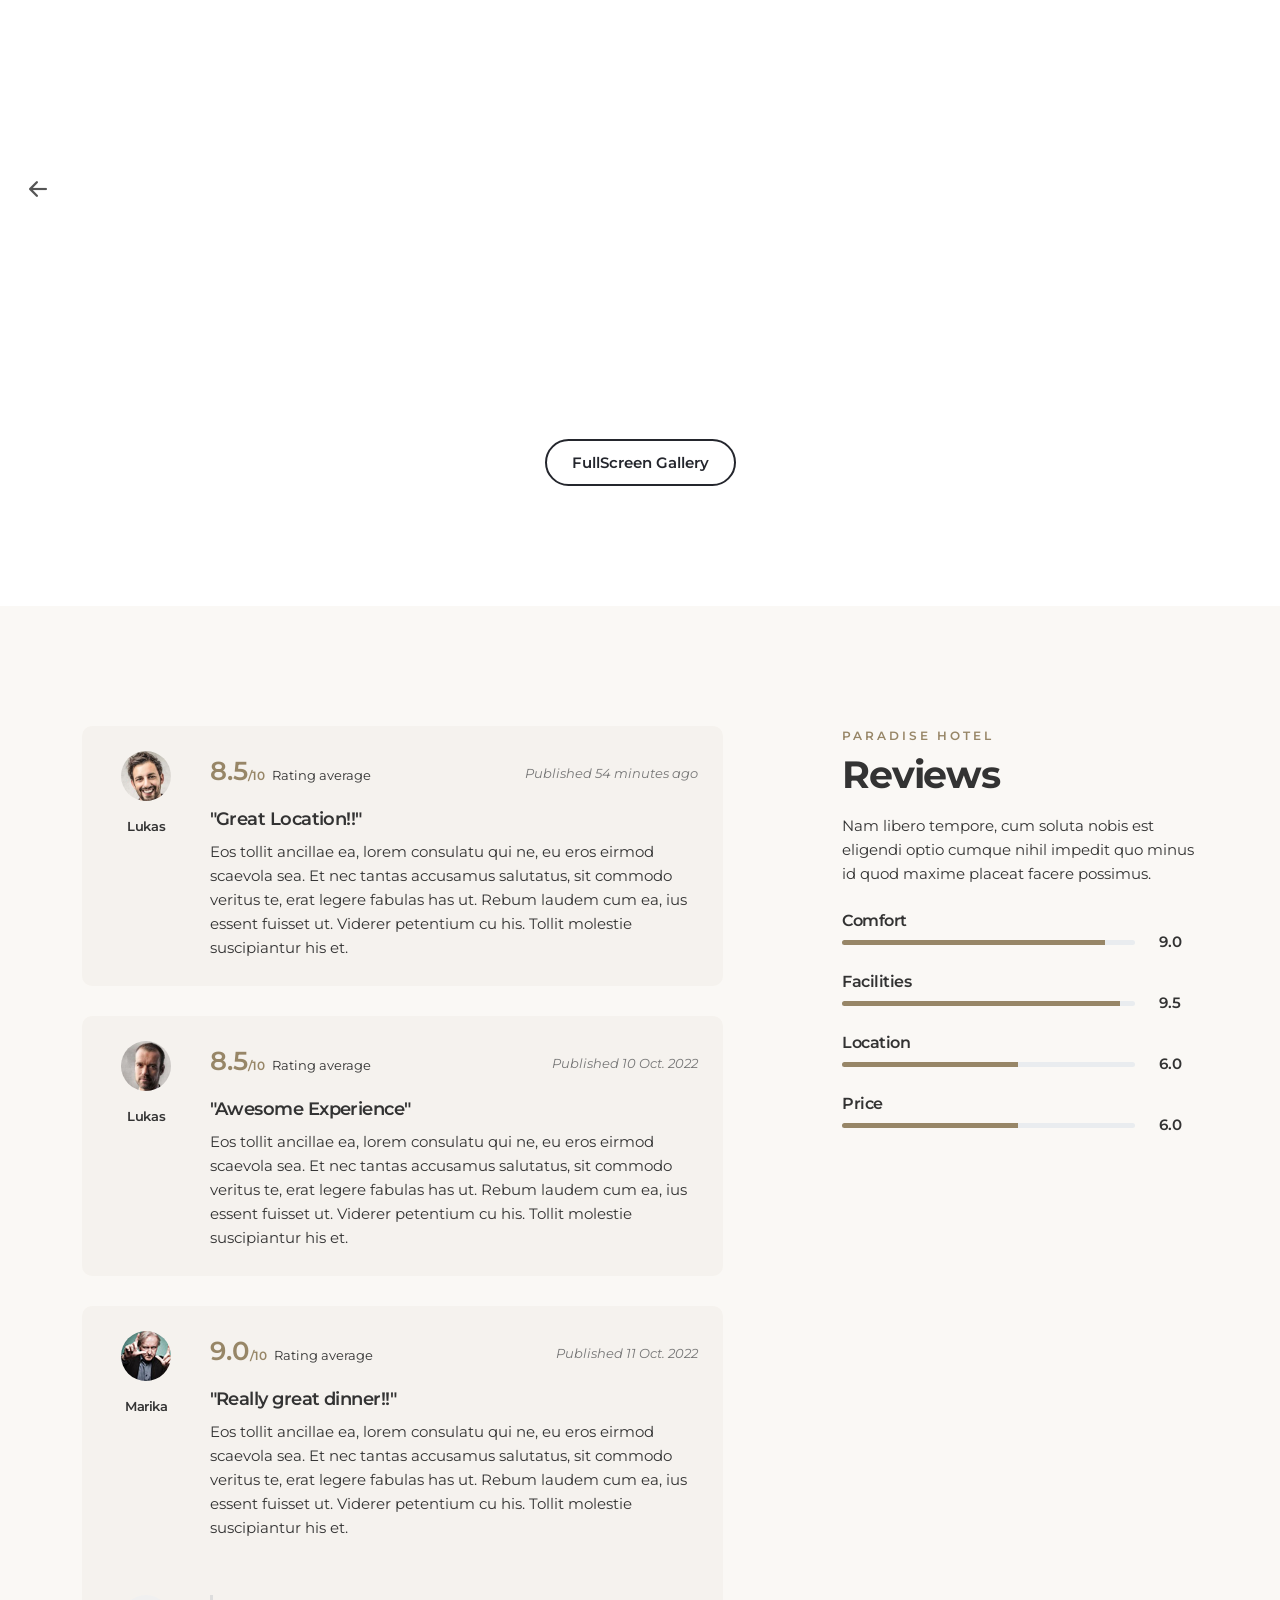
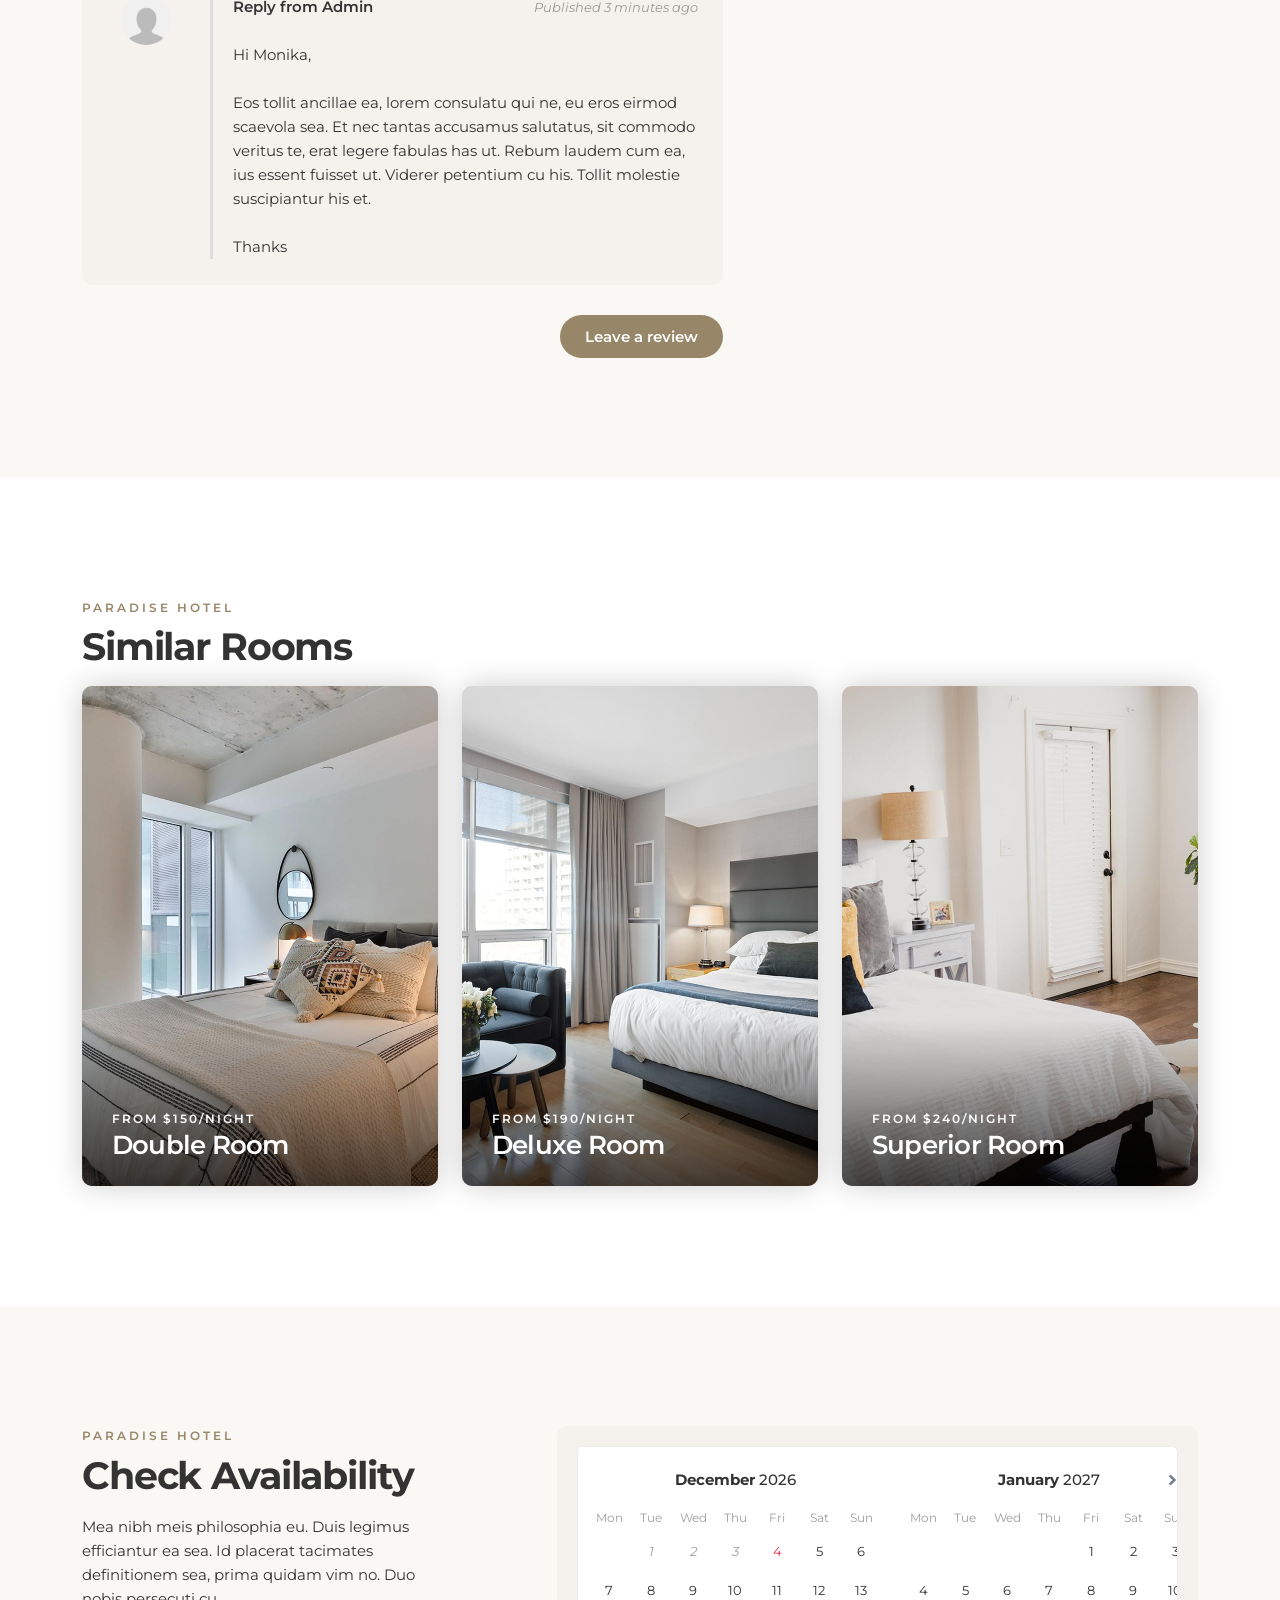
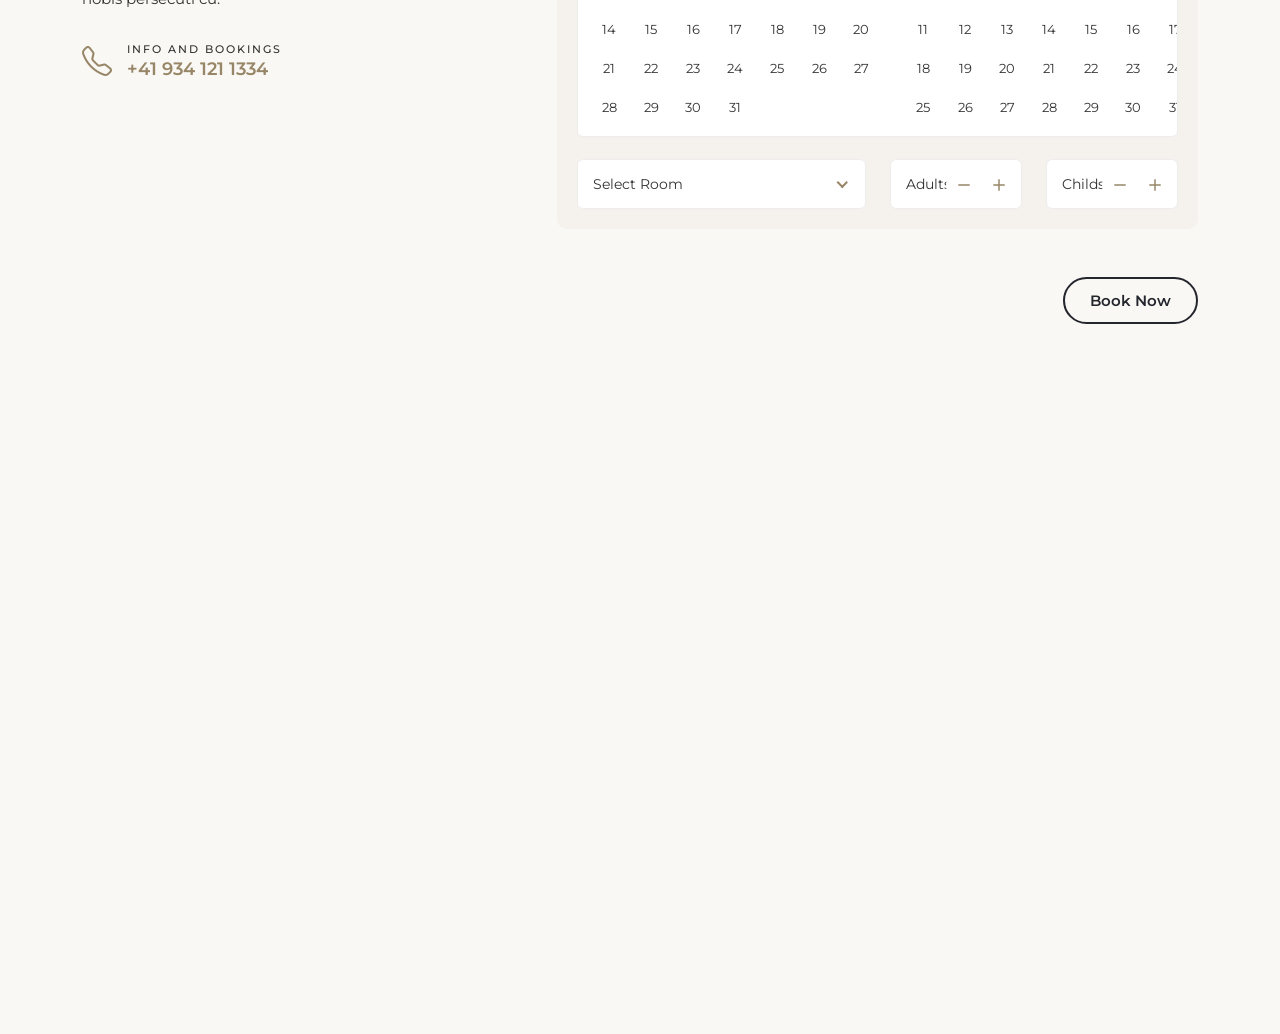
<file: room-details.html>
<!DOCTYPE html>
<html lang="zxx">


<!-- Mirrored from www.ansonika.com/paradise/html-menu-1/room-details.html by HTTrack Website Copier/3.x [XR&CO'2014], Mon, 12 May 2025 07:03:53 GMT -->
<head>
    <meta charset="utf-8">
    <meta name="viewport" content="width=device-width, initial-scale=1">
    <meta name="description" content="">
    <meta name="author" content="Ansonika">
    <title>PARADISE - Hotel and Bed&Breakfast Site Template</title>
    
    <!-- Favicons-->
    <link rel="shortcut icon" href="img/favicon.ico" type="image/x-icon">
    <link rel="apple-touch-icon" type="image/x-icon" href="img/apple-touch-icon-57x57-precomposed.png">
    <link rel="apple-touch-icon" type="image/x-icon" sizes="72x72" href="img/apple-touch-icon-72x72-precomposed.png">
    <link rel="apple-touch-icon" type="image/x-icon" sizes="114x114" href="img/apple-touch-icon-114x114-precomposed.png">
    <link rel="apple-touch-icon" type="image/x-icon" sizes="144x144" href="img/apple-touch-icon-144x144-precomposed.png">

    <!-- GOOGLE WEB FONT-->
    <link rel="preconnect" href="https://fonts.googleapis.com/">
    <link rel="preconnect" href="https://fonts.gstatic.com/" crossorigin>
    <link href="https://fonts.googleapis.com/css2?family=Caveat:wght@400;500&amp;family=Montserrat:wght@300;400;500;600;700&amp;display=swap" rel="stylesheet">

    <!-- BASE CSS -->
    <link href="css/bootstrap.min.css" rel="stylesheet">
    <link href="css/style.css" rel="stylesheet">
	<link href="css/vendors.min.css" rel="stylesheet">

    <!-- YOUR CUSTOM CSS -->
    <link href="css/custom.css" rel="stylesheet">
</head>

<body> 

    <div id="preloader">
        <div data-loader="circle-side"></div>
    </div><!-- /Page Preload -->

    <header class="fixed_header menu_v4 submenu_version">
        <div class="layer"></div><!-- Opacity Mask -->
        <div class="container">
            <div class="row align-items-center">
                <div class="col-3">
                    <a href="index.html" class="logo_normal"><img src="img/logo.png" width="135" height="45" alt=""></a>
                    <a href="index.html" class="logo_sticky"><img src="img/logo_sticky.png" width="135" height="45" alt=""></a>
                </div>
                <div class="col-9">
                    <div class="main-menu">
                        <a href="#0" class="closebt open_close_menu"><i class="bi bi-x"></i></a>
                        <div class="logo_panel"><img src="img/logo_sticky.png" width="135" height="45" alt=""></div>
                        <nav id="mainNav">
                            <ul>
                                 <li class="submenu">
                                    <a href="#0" class="show-submenu">Home</a>
                                    <ul>
                                        <li><a href="index.html">Home</a></li>
                                        <li><a href="about.html">About</a></li>
                                        <li><a href="room-details-booking.html">Rooms & Suites</a></li>
                                        <li><a href="restaurant.html">Restaurant</a></li>
                                        <li><a href="gallery.html">Gallery</a></li>
                                        <li><a href="contacts.html">Contacts</a></li>
                                        <!-- <li><a href="#booking_section" class="btn_1">Book Now</a></li> -->
                                    </ul>
                                </li>
                                <li class="submenu">
                                     <a href="#0" class="show-submenu">Rooms & Suites</a>
                                    <ul>
                                        <li><a href="room-list-1.html">Room list 1</a></li>
                                        <li><a href="room-list-2.html">Room list 2</a></li>
                                        <li><a href="room-list-3.html">Room list 3</a></li>
                                        <li><a href="room-details.html">Room details</a></li>
                                        <li><a href="room-details-booking.html">Working Booking Request</a></li>
                                    </ul>
                                </li>
                                <li class="submenu">
                                    <a href="#0" class="show-submenu">Other Pages</a>
                                    <ul>
                                        <li><a href="gallery.html">Masonry Gallery</a></li>
                                        <li><a href="restaurant.html">Restaurant</a></li>
                                        <li><a href="menu-of-the-day.html">Menu of the day</a></li>
                                        <li><a href="news-1.html">Blog</a></li>
                                        <li><a href="404.html">Error Page</a></li>
                                        <li><a href="modal-advertise-1.html">Modal Advertise</a></li>
                                        <li><a href="cookie-bar.html">GDPR Cookie Bar</a></li>
                                        <li><a href="coming-soon.html">Coming Soon</a></li>
                                    </ul>
                                </li>
                                <li><a href="about.html">About</a></li>
                                <li><a href="contacts.html">Contacts</a></li>
                                <li><a href="#booking_section" class="btn_1">Book Now</a></li>
                            </ul>
                        </nav>
                    </div>
                    <div class="hamburger_2 open_close_menu float-end">
                        <div class="hamburger__box">
                            <div class="hamburger__inner"></div>
                        </div>
                    </div>
                </div>
            </div>
        </div><!-- container -->
    </header><!-- End Header -->
    
    <main>

        <div class="hero full-height jarallax" data-jarallax data-speed="0.2">
            <img class="jarallax-img kenburns" src="img/rooms/1.jpg" alt="">
            <div class="wrapper opacity-mask d-flex align-items-center  text-center animate_hero" data-opacity-mask="rgba(0, 0, 0, 0.5)">
                <div class="container">
                    <div class="row justify-content-center">
                        <div class="col-lg-8">
                            <small class="slide-animated one">Luxury Hotel Experience</small>
                            <h1 class="slide-animated two">Sierra Double Room</h1>
                            <p class="slide-animated three">Exquisite furnishings for a cosy ambience</p>
                        </div>
                    </div>
                </div>
                <div class="mouse_wp slide-animated four">
                    <a href="#first_section" class="btn_explore">
                        <div class="mouse"></div>
                    </a>
                </div>
                <!-- / mouse -->
            </div>
        </div>
        <!-- /Background Img Parallax -->

        <div class="bg_white" id="first_section">
            <div class="container margin_120_95">
                <div class="row justify-content-between">
                    <div class="col-lg-4">
                        <div class="title">
                            <small>Luxury Experience</small>
                            <h2>A deeply space that invites you to truly Switch Off.</h2>
                        </div>
                        <p>The dark wood panelling and furnishings, deluxe red-draped four-poster bed, and magnificent black stone bathroom evoke the charm of a secluded Sierra Nevada getaway. The intimate scale and finish give the room a distinctly personal feel.</p>
                        <p>The dark wood panelling and furnishings, deluxe red-draped four-poster bed, and magnificent black stone bathroom evoke the charm.</p>
                    </div>
                    <div class="col-lg-6">
                        <div class="room_facilities_list">
                            <ul data-cues="slideInLeft">
                                <li><i class="icon-hotel-double_bed_2"></i> King Size Bed</li>
                                <li><i class="icon-hotel-safety_box"></i> Safety Box</li>
                                <li><i class="icon-hotel-patio"></i>Balcony</li>
                                <li><i class="icon-hotel-tv"></i> 32 Inch TV</li>
                                <li><i class="icon-hotel-disable"></i> Disable Access</li>
                                <li><i class="icon-hotel-dog"></i> Pet Allowed</li>
                                <li><i class="icon-hotel-bottle"></i> Welcome Bottle</li>
                                <li><i class="icon-hotel-wifi"></i> Wifi / Netflix access</li>
                                <li><i class="icon-hotel-hairdryer"></i> Air Dryer</li>
                                <li><i class="icon-hotel-condition"></i> Air Condition</li>
                                <li><i class="icon-hotel-loundry"></i>Loundry Service</li>
                            </ul>
                        </div>
                    </div>
                </div>
                <!-- /row -->
            </div>
            <!-- /container -->
        </div>
        <!-- /bg_white -->

        <div class="bg_white add_bottom_120">
            <div class="container-fluid p-lg-0">
                <div data-cues="zoomIn">
                    <div class="owl-carousel owl-theme carousel_item_centered kenburns rounded-img">
                        <div class="item">
                            <img src="img/rooms/opt_5.jpg" alt="">
                        </div>
                        <div class="item">
                            <img src="img/rooms/opt_1.jpg" alt="">
                        </div>
                        <div class="item">
                            <img src="img/rooms/opt_4.jpg" alt="">
                        </div>
                        <div class="item">
                            <img src="img/rooms/opt_6.jpg" alt="">
                        </div>
                    </div>
                </div>
                <div class="text-center mt-5">
                    <a class="btn_1 outline" data-fslightbox="gallery_1" data-type="image" href="img/rooms/opt_5.jpg">FullScreen Gallery</a>
                    <a data-fslightbox="gallery_1" data-type="image" href="img/rooms/opt_1.jpg"></a>
                    <a data-fslightbox="gallery_1" data-type="image" href="img/rooms/opt_4.jpg"></a>
                    <a data-fslightbox="gallery_1" data-type="image" href="img/rooms/opt_6.jpg"></a>
                </div>
            </div>
        </div>
        <!-- /bg_white -->

        <div class="container margin_120_95" id="reviews">
            <div class="row justify-content-between">
                <div class="col-lg-4 order-lg-2 fixed_title reviews_sum_details">
                    <div class="title">
                        <small>Paradise Hotel</small>
                        <h2>Reviews</h2>
                    </div>
                    <p>Nam libero tempore, cum soluta nobis est eligendi optio cumque nihil impedit quo minus id quod maxime placeat facere possimus.</p>
                    <h6>Comfort</h6>
                    <div class="row mb-2">
                        <div class="col-xl-10 col-lg-9 col-10">
                            <div class="progress">
                                <div class="progress-bar" role="progressbar" aria-valuenow="90" aria-valuemin="0" aria-valuemax="100"></div>
                            </div>
                        </div>
                        <div class="col-xl-2 col-lg-3 col-2"><strong>9.0</strong></div>
                    </div>
                    <!-- /row -->
                    <h6>Facilities</h6>
                    <div class="row mb-2">
                        <div class="col-xl-10 col-lg-9 col-10">
                            <div class="progress">
                                <div class="progress-bar" role="progressbar" aria-valuenow="95" aria-valuemin="0" aria-valuemax="100"></div>
                            </div>
                        </div>
                        <div class="col-xl-2 col-lg-3 col-2"><strong>9.5</strong></div>
                    </div>
                    <!-- /row -->
                    <h6>Location</h6>
                    <div class="row mb-2">
                        <div class="col-xl-10 col-lg-9 col-10">
                            <div class="progress">
                                <div class="progress-bar" role="progressbar" aria-valuenow="60" aria-valuemin="0" aria-valuemax="100"></div>
                            </div>
                        </div>
                        <div class="col-xl-2 col-lg-3 col-2"><strong>6.0</strong></div>
                    </div>
                    <!-- /row -->
                    <h6>Price</h6>
                    <div class="row mb-2">
                        <div class="col-xl-10 col-lg-9 col-10">
                            <div class="progress">
                                <div class="progress-bar" role="progressbar" aria-valuenow="60" aria-valuemin="0" aria-valuemax="100"></div>
                            </div>
                        </div>
                        <div class="col-xl-2 col-lg-3 col-2"><strong>6.0</strong></div>
                    </div>
                    <!-- /row -->
                </div>
                <div class="col-lg-7 order-lg-1">
                    <div class="review_card">
                        <div class="row">
                            <div class="col-md-2 user_info">
                                <figure><img src="img/avatar4.jpg" alt=""></figure>
                                <h5>Lukas</h5>
                            </div>
                            <div class="col-md-10 review_content">
                                <div class="clearfix mb-3">
                                    <span class="rating">8.5<small>/10</small> <strong>Rating average</strong></span>
                                    <em>Published 54 minutes ago</em>
                                </div>
                                <h4>"Great Location!!"</h4>
                                <p>Eos tollit ancillae ea, lorem consulatu qui ne, eu eros eirmod scaevola sea. Et nec tantas accusamus salutatus, sit commodo veritus te, erat legere fabulas has ut. Rebum laudem cum ea, ius essent fuisset ut. Viderer petentium cu his. Tollit molestie suscipiantur his et.</p>
                            </div>
                        </div>
                        <!-- /row -->
                    </div>
                    <!-- /review_card -->
                    <div class="review_card">
                        <div class="row">
                            <div class="col-md-2 user_info">
                                <figure><img src="img/avatar6.jpg" alt=""></figure>
                                <h5>Lukas</h5>
                            </div>
                            <div class="col-md-10 review_content">
                                <div class="clearfix mb-3">
                                    <span class="rating">8.5<small>/10</small> <strong>Rating average</strong></span>
                                    <em>Published 10 Oct. 2022</em>
                                </div>
                                <h4>"Awesome Experience"</h4>
                                <p>Eos tollit ancillae ea, lorem consulatu qui ne, eu eros eirmod scaevola sea. Et nec tantas accusamus salutatus, sit commodo veritus te, erat legere fabulas has ut. Rebum laudem cum ea, ius essent fuisset ut. Viderer petentium cu his. Tollit molestie suscipiantur his et.</p>
                            </div>
                        </div>
                        <!-- /row -->
                    </div>
                    <!-- /review_card -->
                    <div class="review_card">
                        <div class="row">
                            <div class="col-md-2 user_info">
                                <figure><img src="img/avatar1.jpg" alt=""></figure>
                                <h5>Marika</h5>
                            </div>
                            <div class="col-md-10 review_content">
                                <div class="clearfix mb-3">
                                    <span class="rating">9.0<small>/10</small> <strong>Rating average</strong></span>
                                    <em>Published 11 Oct. 2022</em>
                                </div>
                                <h4>"Really great dinner!!"</h4>
                                <p>Eos tollit ancillae ea, lorem consulatu qui ne, eu eros eirmod scaevola sea. Et nec tantas accusamus salutatus, sit commodo veritus te, erat legere fabulas has ut. Rebum laudem cum ea, ius essent fuisset ut. Viderer petentium cu his. Tollit molestie suscipiantur his et.</p>
                            </div>
                        </div>
                        <!-- /row -->
                        <div class="row reply">
                            <div class="col-md-2 user_info">
                                <figure><img src="img/avatar.jpg" alt=""></figure>
                            </div>
                            <div class="col-md-10">
                                <div class="review_content">
                                    <strong>Reply from Admin</strong>
                                    <em>Published 3 minutes ago</em>
                                    <p><br>Hi Monika,<br><br>Eos tollit ancillae ea, lorem consulatu qui ne, eu eros eirmod scaevola sea. Et nec tantas accusamus salutatus, sit commodo veritus te, erat legere fabulas has ut. Rebum laudem cum ea, ius essent fuisset ut. Viderer petentium cu his. Tollit molestie suscipiantur his et.<br><br>Thanks</p>
                                </div>
                            </div>
                        </div>
                        <!-- /reply -->
                    </div>
                    <!-- /review_card -->
                    <p class="text-end"><a href="#0" class="btn_1">Leave a review</a></p>
                </div>
            </div>
        </div>
        <!-- /reviews -->

        <div class="bg_white">
            <div class="container margin_120_95">
                <div data-cue="slideInUp">
                    <div class="title">
                        <small>Paradise Hotel</small>
                        <h2>Similar Rooms</h2>
                    </div>
                    <div class="row" data-cues="slideInUp" data-delay="800">
                        <div class="col-xl-4 col-lg-6 col-md-6 col-sm-6">
                            <a href="room-list-1.html" class="box_cat_rooms">
                                <figure>
                                    <div class="background-image" data-background="url(img/rooms/1.jpg)"></div>
                                    <div class="info">
                                        <small>From $150/night</small>
                                        <h3>Double Room</h3>
                                        <span>Read more</span>
                                    </div>
                                </figure>
                            </a>
                        </div>
                        <div class="col-xl-4 col-lg-6 col-md-6 col-sm-6">
                            <a href="room-list-1.html" class="box_cat_rooms">
                                <figure>
                                    <div class="background-image" data-background="url(img/rooms/2.jpg)"></div>
                                    <div class="info">
                                        <small>From $190/night</small>
                                        <h3>Deluxe Room</h3>
                                        <span>Read more</span>
                                    </div>
                                </figure>
                            </a>
                        </div>
                        <div class="col-xl-4 col-lg-6 col-md-6 col-sm-6">
                            <a href="room-list-1.html" class="box_cat_rooms">
                                <figure>
                                    <div class="background-image" data-background="url(img/rooms/3.jpg)"></div>
                                    <div class="info">
                                        <small>From $240/night</small>
                                        <h3>Superior Room</h3>
                                        <span>Read more</span>
                                    </div>
                                </figure>
                            </a>
                        </div>
                    </div>
                    <!-- /row-->
                </div>
            </div>
        </div>
        <!-- /bg_white -->

        <div class="container margin_120_95" id="booking_section">
            <div class="row justify-content-between">
                <div class="col-xl-4">
                    <div data-cue="slideInUp">
                        <div class="title">
                            <small>Paradise Hotel</small>
                            <h2>Check Availability</h2>
                        </div>
                        <p>Mea nibh meis philosophia eu. Duis legimus efficiantur ea sea. Id placerat tacimates definitionem sea, prima quidam vim no. Duo nobis persecuti cu. </p>
                        <p class="phone_element no_borders"><a href="tel://423424234"><i class="bi bi-telephone"></i><span><em>Info and bookings</em>+41 934 121 1334</span></a></p>
                    </div>
                </div>
                <div class="col-xl-7">
                    <div data-cue="slideInUp" data-delay="200">
                        <div class="booking_wrapper">
                            <div class="col-12">
                                <input type="hidden" id="date_booking" name="date_booking">
                            </div>
                            <div class="row">
                                <div class="col-lg-6">
                                    <div class="custom_select">
                                        <select class="wide">
                                            <option>Select Room</option>
                                            <option>Double Room</option>
                                            <option>Deluxe Room</option>
                                            <option>Superior Room</option>
                                            <option>Junior Suite</option>
                                        </select>
                                    </div>
                                </div>
                                <div class="col-lg-6">
                                    <div class="row">
                                        <div class="col-6">
                                            <div class="qty-buttons mb-3 version_2">
                                                <input type="button" value="+" class="qtyplus" name="adults_booking">
                                                <input type="text" name="adults_booking" id="adults_booking" value="" class="qty form-control" placeholder="Adults">
                                                <input type="button" value="-" class="qtyminus" name="adults_booking">
                                            </div>
                                        </div>
                                        <div class="col-6">
                                            <div class="mb-3 qty-buttons mb-3 version_2">
                                                <input type="button" value="+" class="qtyplus" name="childs_booking">
                                                <input type="text" name="childs_booking" id="childs_booking" value="" class="qty form-control" placeholder="Childs">
                                                <input type="button" value="-" class="qtyminus" name="childs_booking">
                                            </div>
                                        </div>
                                    </div>
                                </div>
                            </div>
                        </div>
                        <!-- / row -->
                        <p class="text-end mt-5"><a href="#0" class="btn_1 outline">Book Now</a></p>
                    </div>
                </div>
                <!-- /col -->
            </div>
            <!-- /row -->
        </div>
        <!-- /container -->
    </main>

    <footer class="revealed">
        <div class="footer_bg">
            <div class="gradient_over"></div>
            <div class="background-image" data-background="url(img/rooms/3.jpg)"></div>
        </div>
        <div class="container">
            <div class="row move_content">
                <div class="col-lg-4 col-md-12">
                    <h5>Contacts</h5>
                    <ul>
                        <li>Baker Street 567, Los Angeles 11023<br>California - US<br><br></li>
                        <li><strong><a href="#0">info@Paradisehotel.com</a></strong></li>
                        <li><strong><a href="#0">+434 43242232</a></strong></li>
                    </ul>
                    <div class="social">
                        <ul>
                            <li><a href="#0"><i class="bi bi-instagram"></i></a></li>
                            <li><a href="#0"><i class="bi bi-whatsapp"></i></a></li>
                            <li><a href="#0"><i class="bi bi-facebook"></i></a></li>
                            <li><a href="#0"><i class="bi bi-twitter-x"></i></a></li>
                        </ul>
                    </div>
                </div>
                <div class="col-lg-3 col-md-6 ms-lg-auto">
                    <h5>Explore</h5>
                    <div class="footer_links">
                        <ul>
                            <li><a href="index.html">Home</a></li>
                            <li><a href="about.html">About Us</a></li>
                            <li><a href="room-list-1.html">Rooms &amp; Suites</a></li>
                            <li><a href="news-1.html">News &amp; Events</a></li>
                            <li><a href="contacts.html">Contacts</a></li>
                            <li><a href="about.html">Terms and Conditions</a></li>
                        </ul>
                    </div>
                </div>
                <div class="col-lg-3 col-md-6">
                    <div id="newsletter">
                        <h5>Newsletter</h5>
                        <div id="message-newsletter"></div>
                        <form method="post" action="https://www.ansonika.com/paradise/html-menu-1/phpmailer/newsletter_template_email.php" name="newsletter_form" id="newsletter_form">
                            <div class="form-group">
                                <input type="email" name="email_newsletter" id="email_newsletter" class="form-control" placeholder="Your email">
                                <button type="submit" id="submit-newsletter"><i class="bi bi-send"></i></button>
                            </div>
                        </form>
                        <p>Receive latest offers and promos without spam. You can cancel anytime.</p>
                    </div>
                </div>
            </div>
            <!--/row-->
        </div>
        <!--/container-->
        <div class="copy">
            <div class="container">
                © Paradise - by <a href="#">Ansonika</a>
            </div>
        </div>
    </footer>
    <!-- /footer -->
   
    <div class="progress-wrap">
        <svg class="progress-circle svg-content" width="100%" height="100%" viewBox="-1 -1 102 102">
            <path d="M50,1 a49,49 0 0,1 0,98 a49,49 0 0,1 0,-98"/>
        </svg>
    </div>
    <!-- /back to top -->


<!-- COMMON SCRIPTS -->
<script src="js/common_scripts.js"></script>
<script src="js/common_functions.js"></script>
<script src="js/datepicker_inline.js"></script>
<script src="phpmailer/validate.js"></script>
<script>
    // Progress bars animation
    $(function() {
        "use strict";
        var $section = $('#reviews');
        $(window).on('scroll', function(ev) {
            var scrollOffset = $(window).scrollTop();
            var containerOffset = $section.offset().top - window.innerHeight;
            if (scrollOffset > containerOffset) {
                $(".progress-bar").each(function() {
                    var each_bar_width = $(this).attr('aria-valuenow');
                    $(this).width(each_bar_width + '%');
                });
            }
        });
    });
</script>

</body>

<!-- Mirrored from www.ansonika.com/paradise/html-menu-1/room-details.html by HTTrack Website Copier/3.x [XR&CO'2014], Mon, 12 May 2025 07:03:54 GMT -->
</html>
</file>
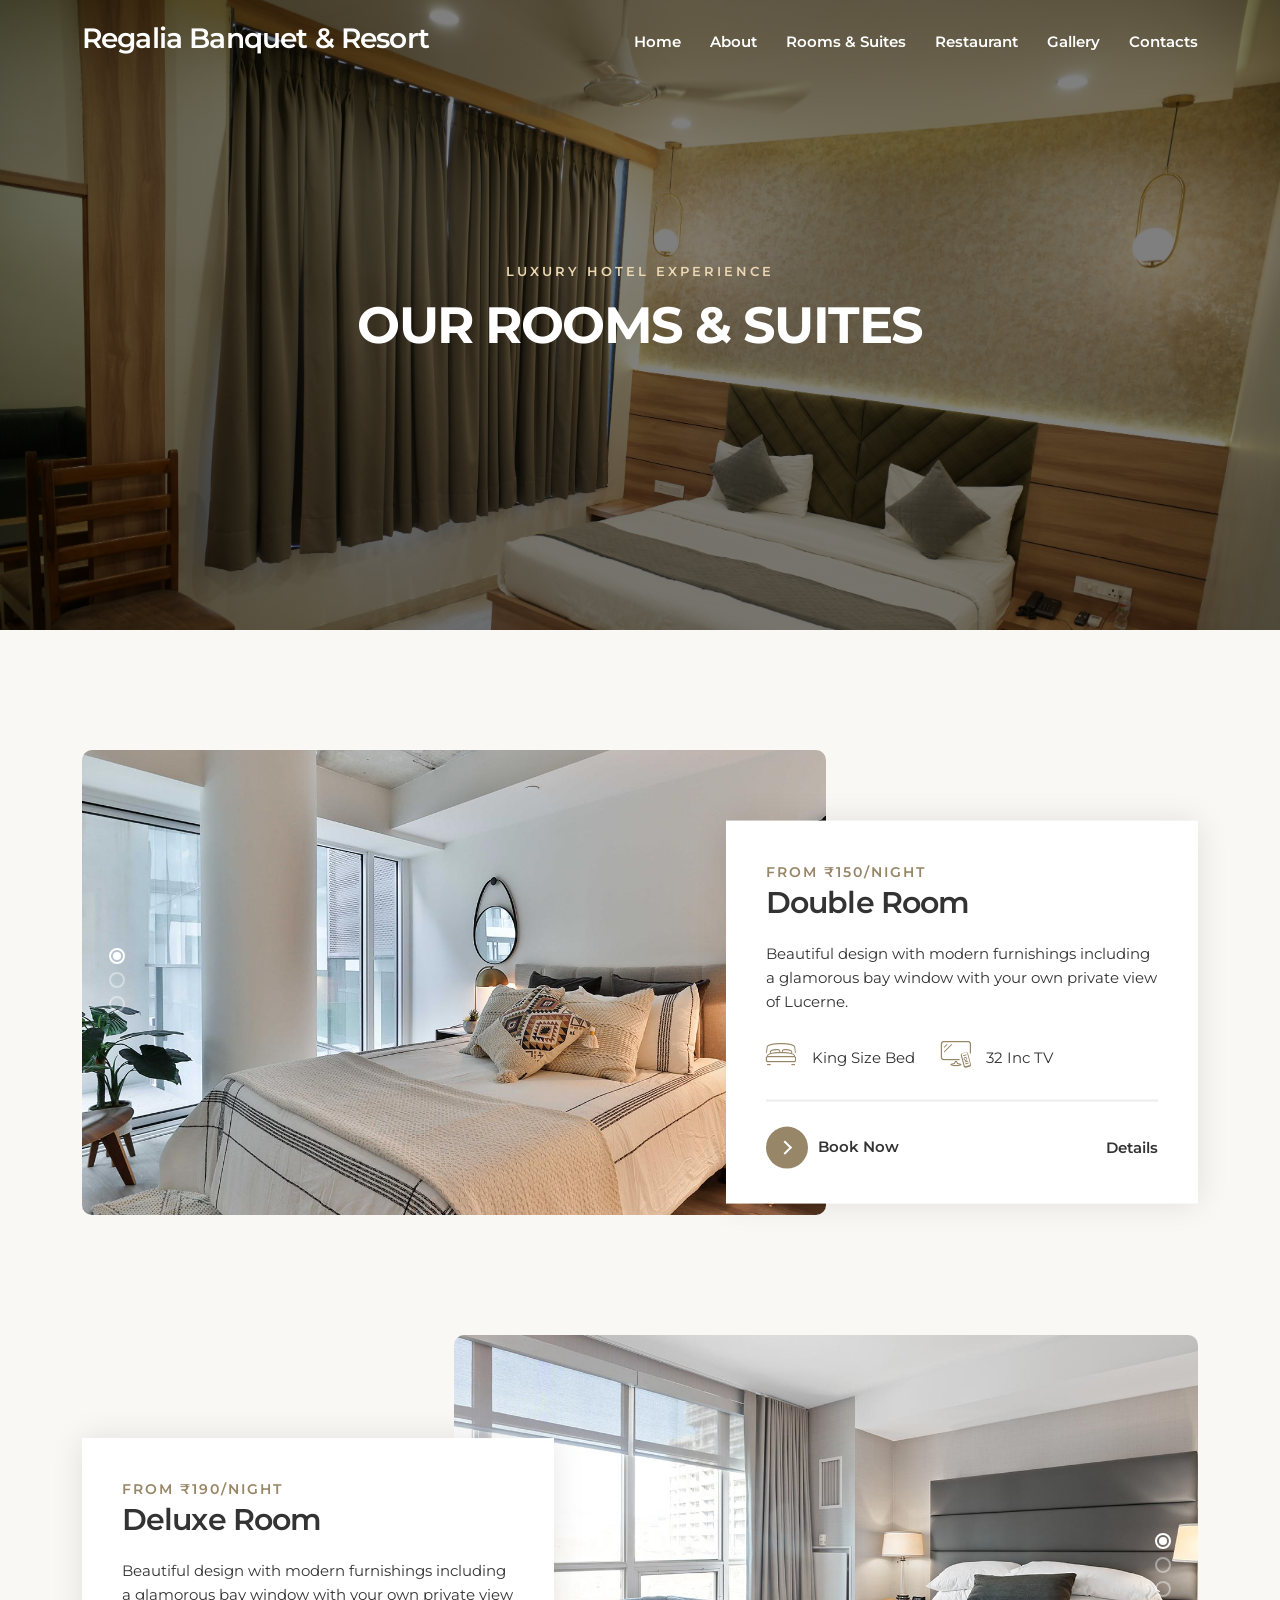
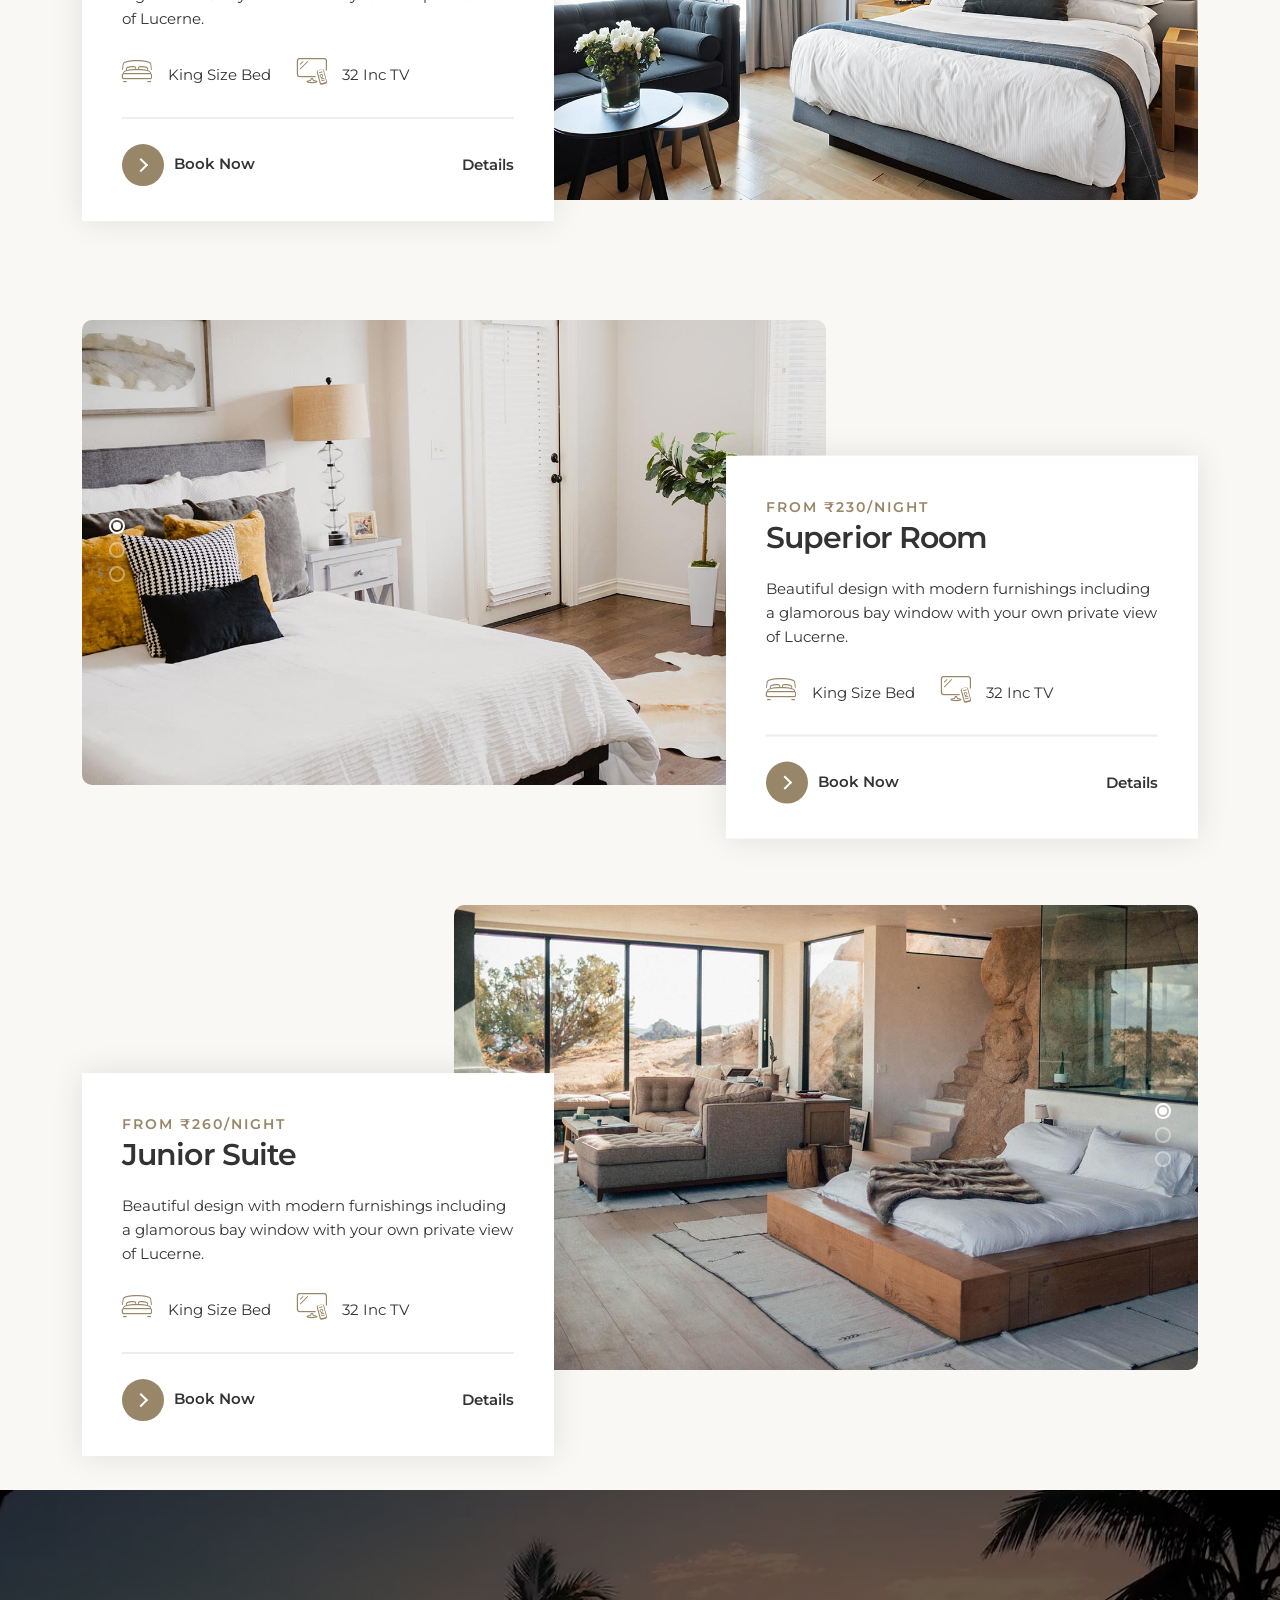
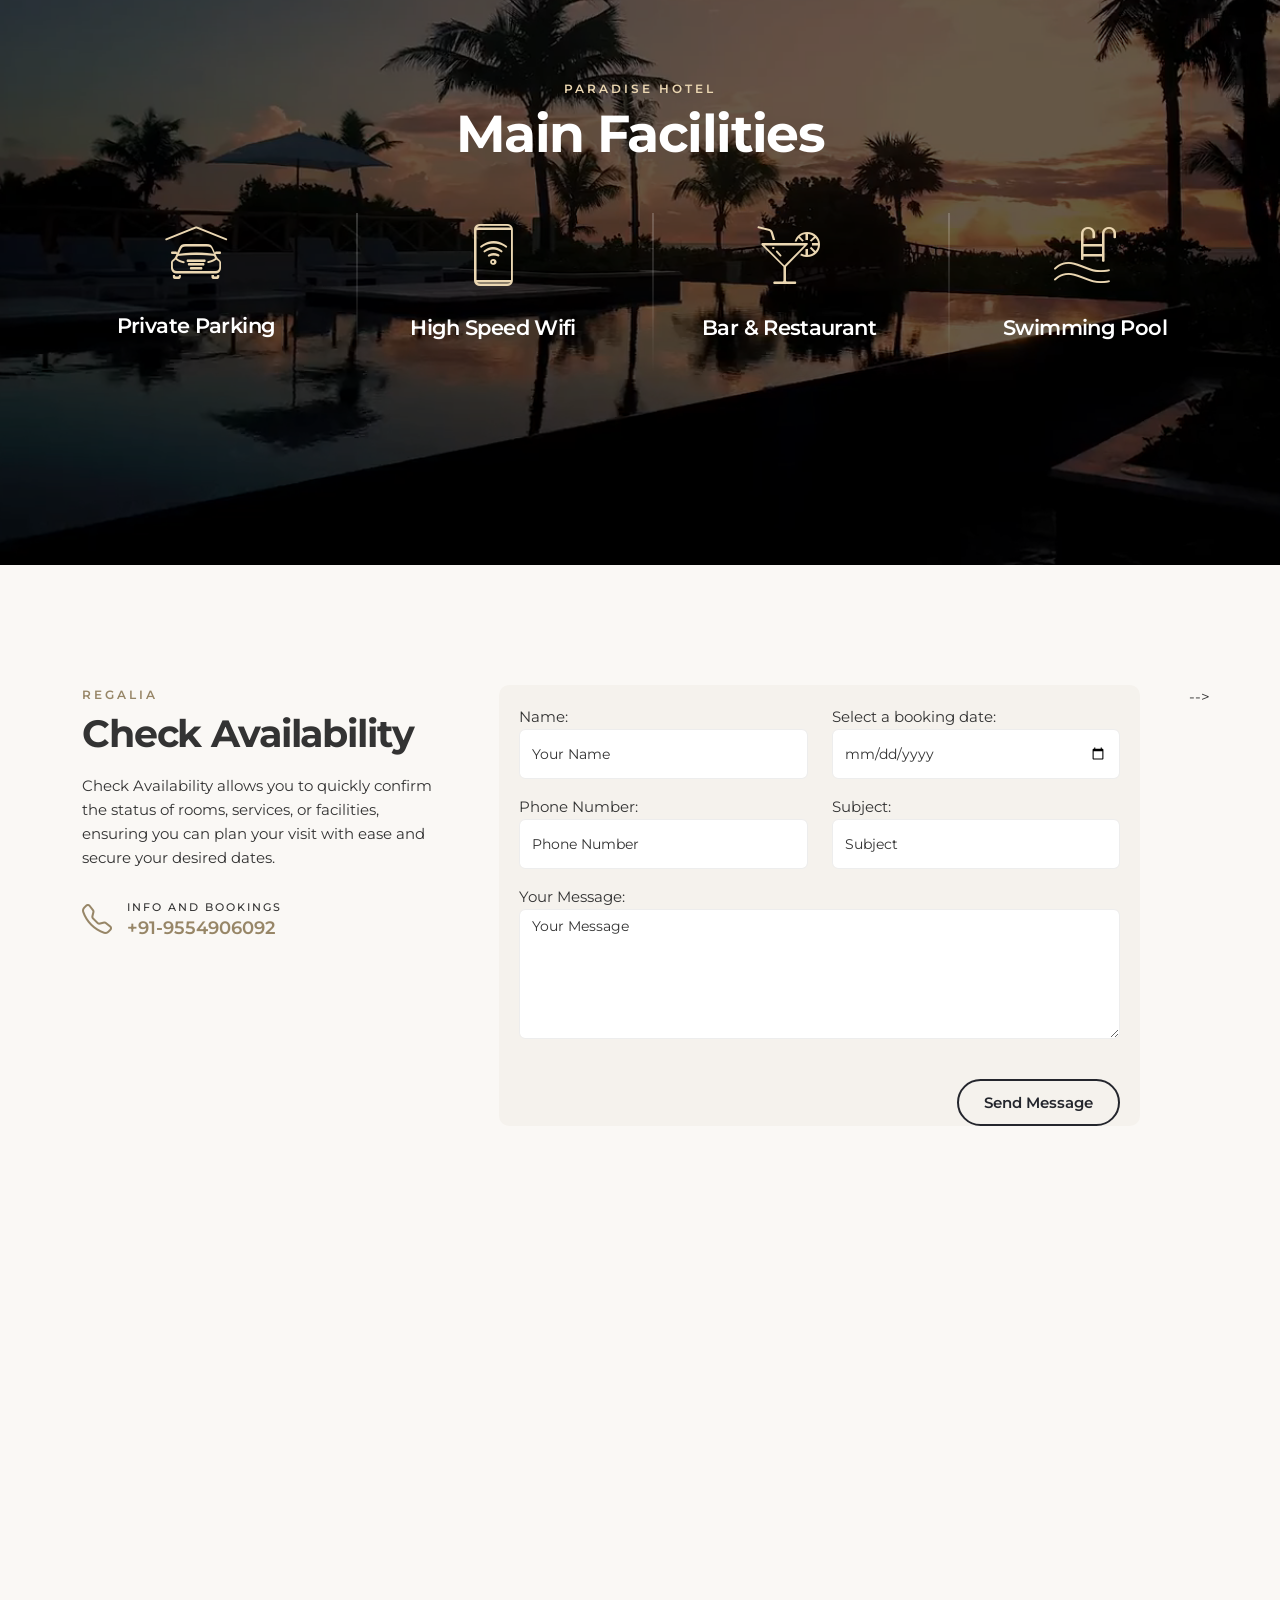
<file: room-list-2.html>
<!DOCTYPE html>
<html lang="zxx">


<!-- Mirrored from www.ansonika.com/paradise/html-menu-1/room-list-2.html by HTTrack Website Copier/3.x [XR&CO'2014], Mon, 12 May 2025 07:03:52 GMT -->
<head>
    <meta charset="utf-8">
    <meta name="viewport" content="width=device-width, initial-scale=1">
    <meta name="description" content="">
    <meta name="author" content="Ansonika">
    <title>Regalia Banquet & Resort</title>
    
    <!-- Favicons-->
    <link rel="shortcut icon" href="img/favicon.ico" type="image/x-icon">
    <link rel="apple-touch-icon" type="image/x-icon" href="img/apple-touch-icon-57x57-precomposed.png">
    <link rel="apple-touch-icon" type="image/x-icon" sizes="72x72" href="img/apple-touch-icon-72x72-precomposed.png">
    <link rel="apple-touch-icon" type="image/x-icon" sizes="114x114" href="img/apple-touch-icon-114x114-precomposed.png">
    <link rel="apple-touch-icon" type="image/x-icon" sizes="144x144" href="img/apple-touch-icon-144x144-precomposed.png">

    <!-- GOOGLE WEB FONT-->
    <link rel="preconnect" href="https://fonts.googleapis.com/">
    <link rel="preconnect" href="https://fonts.gstatic.com/" crossorigin>
    <link href="https://fonts.googleapis.com/css2?family=Caveat:wght@400;500&amp;family=Montserrat:wght@300;400;500;600;700&amp;display=swap" rel="stylesheet">

    <!-- BASE CSS -->
    <link href="css/bootstrap.min.css" rel="stylesheet">
    <link href="css/style.css" rel="stylesheet">
	<link href="css/vendors.min.css" rel="stylesheet">

    <!-- YOUR CUSTOM CSS -->
    <link href="css/custom.css" rel="stylesheet">
</head>

<body> 

    <div id="preloader">
        <div data-loader="circle-side"></div>
    </div><!-- /Page Preload -->

    <header class="fixed_header menu_v4 submenu_version">
        <div class="layer"></div><!-- Opacity Mask -->
        <div class="container">
            <div class="row align-items-center">
                <div class="col-4">
                    <a href="index.html" class="logo_normal">
                        <!-- <img src="img/logo.png" width="135" height="45" alt=""> -->
                        <h3 style="color: white;">Regalia Banquet & Resort</h3>
                    </a>
                    <a href="index.html" class="logo_sticky">
                        <!-- <img src="img/logo_sticky.png" width="135" height="45" alt=""> -->
                        <h3>Regalia Banquet & Resort</h3>
                    </a>
                </div>
                <div class="col-8">
                    <div class="main-menu">
                        <a href="#0" class="closebt open_close_menu"><i class="bi bi-x"></i></a>
                        <div class="logo_panel">
                            <!-- <img src="img/logo_sticky.png" width="135" height="45" alt="">
                              -->
                            <h3>Regalia Banquet & Resort</h3>
                        </div>
                        <nav id="mainNav">
                            <ul>
                                <li><a href="index.html">Home</a></li>
                                <li><a href="about.html">About</a></li>
                                <li><a href="room-list-2.html">Rooms & Suites</a></li>
                                <li><a href="restaurant.html">Restaurant</a></li>
                                <li><a href="gallery.html">Gallery</a></li>
                                <li><a href="contacts.html">Contacts</a></li>
                                <!-- <li><a href="#booking_section" class="btn_1">Book Now</a></li> -->
                            </ul>
                        </nav>
                    </div>
                    <div class="hamburger_2 open_close_menu float-end">
                        <div class="hamburger__box">
                            <div class="hamburger__inner"></div>
                        </div>
                    </div>
                </div>
            </div>
        </div><!-- container -->
    </header><!-- End Header -->

 
    <main>
        <div class="hero medium-height jarallax" data-jarallax data-speed="0.2">
            <img class="jarallax-img" src="img/g1.JPG" alt="">
            <div class="wrapper opacity-mask d-flex align-items-center justify-content-center text-center animate_hero" data-opacity-mask="rgba(0, 0, 0, 0.5)">
                <div class="container">
                    <small class="slide-animated one">Luxury Hotel Experience</small>
                    <h1 class="slide-animated two">Our Rooms & Suites</h1>
                </div>
            </div>
        </div>
        <!-- /Background Img Parallax -->

        <div class="container margin_120_0">
            <div class="row_list_version_2">
                <div class="row g-0 align-items-center">
                    <div class="col-xl-8">
                        <div class="owl-carousel owl-theme carousel_item_1 kenburns rounded-img">
                            <div class="item">
                                <a data-fslightbox="gallery_1" data-type="image" href="img/rooms/1.jpg"><img src="img/rooms/1.jpg" alt=""></a>
                            </div>
                            <div class="item">
                                <a data-fslightbox="gallery_1" data-type="image" href="img/rooms/opt_1.jpg"><img src="img/rooms/opt_1.jpg" alt=""></a>
                            </div>
                            <div class="item">
                                <a data-fslightbox="gallery_1" data-type="image" href="img/rooms/opt_8.jpg"><img src="img/rooms/opt_8.jpg" alt=""></a>
                            </div>
                        </div>
                        <!-- /carousel -->
                    </div>
                    <div class="col-xl-4">
                        <div class="box_item_info" data-jarallax-element="-25">
                            <small>From ₹150/night</small>
                            <h2>Double Room</h2>
                            <p>Beautiful design with modern furnishings including a glamorous bay window with your own private view of Lucerne.</p>
                            <div class="facilities clearfix">
                                <ul>
                                    <li>
                                        <i class="customicon-double-bed"></i> King Size Bed
                                    </li>
                                    <li>
                                        <i class="customicon-television"></i> 32 Inc TV
                                    </li>
                                </ul>
                            </div>
                            <div class="box_item_footer d-flex align-items-center justify-content-between">
                                <a href="#0" class="btn_4 learn-more">
                                    <span class="circle">
                                        <span class="icon arrow"></span>
                                    </span>
                                    <span class="button-text">Book Now</span>
                                </a>
                                <a href="room-details.html" class="animated_link">
                                    <strong>Details</strong>
                                </a>
                            </div>
                            <!-- /box_item_footer -->
                        </div>
                        <!-- /box_item_info -->
                    </div>
                    <!-- /col -->
                </div>
                <!-- /row -->
            </div>
            <!-- /row_list -->

            <div class="row_list_version_2 inverted">
                <div class="row g-0 align-items-center">
                    <div class="col-xl-8 order-xl-2">
                        <div class="owl-carousel owl-theme carousel_item_1 kenburns rounded-img">
                            <div class="item">
                                <a data-fslightbox="gallery_2" data-type="image" href="img/rooms/2.jpg"><img src="img/rooms/2.jpg" alt=""></a>
                            </div>
                            <div class="item">
                                <a data-fslightbox="gallery_2" data-type="image" href="img/rooms/opt_2.jpg"><img src="img/rooms/opt_2.jpg" alt=""></a>
                            </div>
                            <div class="item">
                                <a data-fslightbox="gallery_2" data-type="image" href="img/rooms/opt_5.jpg"><img src="img/rooms/opt_5.jpg" alt=""></a>
                            </div>
                        </div>
                        <!-- /carousel -->
                    </div>
                    <div class="col-xl-4 order-xl-1">
                        <div class="box_item_info" data-jarallax-element="-25">
                            <small>From ₹190/night</small>
                            <h2>Deluxe Room</h2>
                            <p>Beautiful design with modern furnishings including a glamorous bay window with your own private view of Lucerne.</p>
                            <div class="facilities clearfix">
                                <ul>
                                    <li>
                                        <i class="customicon-double-bed"></i> King Size Bed
                                    </li>
                                    <li>
                                        <i class="customicon-television"></i> 32 Inc TV
                                    </li>
                                </ul>
                            </div>
                            <div class="box_item_footer d-flex align-items-center justify-content-between">
                                <a href="#0" class="btn_4 learn-more">
                                    <span class="circle">
                                        <span class="icon arrow"></span>
                                    </span>
                                    <span class="button-text">Book Now</span>
                                </a>
                                <a href="room-details.html" class="animated_link">
                                    <strong>Details</strong>
                                </a>
                            </div>
                            <!-- /box_item_footer -->
                        </div>
                        <!-- /box_item_info -->
                    </div>
                    <!-- /col -->
                </div>
                <!-- /row -->
            </div>
            <!-- /row_list -->

            <div class="row_list_version_2">
                <div class="row g-0 align-items-center">
                    <div class="col-xl-8">
                        <div class="owl-carousel owl-theme carousel_item_1 kenburns rounded-img">
                            <div class="item">
                                <a data-fslightbox="gallery_3" data-type="image" href="img/rooms/3.jpg"><img src="img/rooms/3.jpg" alt=""></a>
                            </div>
                            <div class="item">
                                <a data-fslightbox="gallery_3" data-type="image" href="img/rooms/opt_3.jpg"><img src="img/rooms/opt_3.jpg" alt=""></a>
                            </div>
                            <div class="item">
                                <a data-fslightbox="gallery_3" data-type="image" href="img/rooms/opt_6.jpg"><img src="img/rooms/opt_6.jpg" alt=""></a>
                            </div>
                        </div>
                        <!-- /carousel -->
                    </div>
                    <div class="col-xl-4">
                        <div class="box_item_info" data-jarallax-element="-25">
                            <small>From ₹230/night</small>
                            <h2>Superior Room</h2>
                            <p>Beautiful design with modern furnishings including a glamorous bay window with your own private view of Lucerne.</p>
                            <div class="facilities clearfix">
                                <ul>
                                    <li>
                                        <i class="customicon-double-bed"></i> King Size Bed
                                    </li>
                                    <li>
                                        <i class="customicon-television"></i> 32 Inc TV
                                    </li>
                                </ul>
                            </div>
                            <div class="box_item_footer d-flex align-items-center justify-content-between">
                                <a href="#0" class="btn_4 learn-more">
                                    <span class="circle">
                                        <span class="icon arrow"></span>
                                    </span>
                                    <span class="button-text">Book Now</span>
                                </a>
                                <a href="room-details.html" class="animated_link">
                                    <strong>Details</strong>
                                </a>
                            </div>
                            <!-- /box_item_footer -->
                        </div>
                        <!-- /box_item_info -->
                    </div>
                    <!-- /col -->
                </div>
                <!-- /row -->
            </div>
            <!-- /row_list -->

            <div class="row_list_version_2 inverted">
                <div class="row g-0 align-items-center">
                    <div class="col-xl-8 order-xl-2">
                        <div class="owl-carousel owl-theme carousel_item_1 kenburns rounded-img">
                            <div class="item">
                                <a data-fslightbox="gallery_4" data-type="image" href="img/rooms/4.jpg"><img src="img/rooms/4.jpg" alt=""></a>
                            </div>
                            <div class="item">
                                <a data-fslightbox="gallery_4" data-type="image" href="img/rooms/opt_4.jpg"><img src="img/rooms/opt_4.jpg" alt=""></a>
                            </div>
                            <div class="item">
                                <a data-fslightbox="gallery_4" data-type="image" href="img/rooms/opt_7.jpg"><img src="img/rooms/opt_7.jpg" alt=""></a>
                            </div>
                        </div>
                        <!-- /carousel -->
                    </div>
                    <div class="col-xl-4 order-xl-1">
                        <div class="box_item_info" data-jarallax-element="-25">
                            <small>From ₹260/night</small>
                            <h2>Junior Suite</h2>
                            <p>Beautiful design with modern furnishings including a glamorous bay window with your own private view of Lucerne.</p>
                            <div class="facilities clearfix">
                                <ul>
                                    <li>
                                        <i class="customicon-double-bed"></i> King Size Bed
                                    </li>
                                    <li>
                                        <i class="customicon-television"></i> 32 Inc TV
                                    </li>
                                </ul>
                            </div>
                            <div class="box_item_footer d-flex align-items-center justify-content-between">
                                <a href="#0" class="btn_4 learn-more">
                                    <span class="circle">
                                        <span class="icon arrow"></span>
                                    </span>
                                    <span class="button-text">Book Now</span>
                                </a>
                                <a href="room-details.html" class="animated_link">
                                    <strong>Details</strong>
                                </a>
                            </div>
                            <!-- /box_item_footer -->
                        </div>
                        <!-- /box_item_info -->
                    </div>
                    <!-- /col -->
                </div>
                <!-- /row -->
            </div>
            <!-- /row_list -->

        </div>
        <!-- /container -->

        <div class="pinned-image pinned-image--medium">
            <div class="pinned-image__container" id="section_video">
                <video loop="loop" muted="muted" id="video_home">
                    <source src="video/sunset.mp4" type="video/mp4">
                    <source src="video/sunset.webm" type="video/webm">
                    <source src="video/sunset.ogv" type="video/ogg">
                </video>
                <div class="pinned-image__container-overlay"></div>
            </div>
            <div class="pinned_over_content">
                <div class="title white center mb-5">
                    <small data-cue="slideInUp">Paradise Hotel</small>
                    <h2 data-cue="slideInUp" data-delay="100">Main Facilities</h2>
                </div>
                <div class="row mt-4">
                    <div class="col-xl-3 col-lg-6 col-md-6 col-6">
                        <div class="box_facilities white no-border" data-cue="slideInUp">
                            <i class="customicon-private-parking"></i>
                            <h3>Private Parking</h3>
                        </div>
                    </div>
                    <div class="col-xl-3 col-lg-6 col-md-6 col-6">
                        <div class="box_facilities white" data-cue="slideInUp">
                            <i class="customicon-wifi"></i>
                            <h3>High Speed Wifi</h3>
                        </div>
                    </div>
                    <div class="col-xl-3 col-lg-6 col-md-6 col-6">
                        <div class="box_facilities white" data-cue="slideInUp">
                            <i class="customicon-cocktail"></i>
                            <h3>Bar & Restaurant</h3>
                        </div>
                    </div>
                    <div class="col-xl-3 col-lg-6 col-md-6 col-6">
                        <div class="box_facilities white" data-cue="slideInUp">
                            <i class="customicon-swimming-pool"></i>
                            <h3>Swimming Pool</h3>
                        </div>
                    </div>
                </div>
                <!-- /Row -->
            </div>
        </div>
        <!-- /pinned-content -->

        <div class="container margin_120_95" id="booking_section">
            <div class="row justify-content-between">
                <div class="col-xl-4">
                    <div data-cue="slideInUp">
                        <div class="title">
                            <small>Regalia</small>
                            <h2>Check Availability</h2>
                        </div>
                        <p>Check Availability allows you to quickly confirm the status of rooms, services, or
                            facilities, ensuring you can plan your visit with ease and secure your desired dates.</p>
                        <p class="phone_element no_borders"><a href="tel://9554906092"><i
                                    class="bi bi-telephone"></i><span><em>Info and
                                        bookings</em>+91-9554906092</span></a></p>
                    </div>
                </div>
                <div class="col-xl-7">
                    <div data-cue="slideInUp" data-delay="200">
                        <div class="booking_wrapper">
                            <form action="#" method="post" id="form"> <!-- Replace with your backend script -->
                                <input type="hidden" name="access_key" value="69a1e47b-7ebf-4627-ab1e-6a964a5cfdc4">

                                <div class="row">
                                    <div class="col-lg-6 mb-3">
                                        <label for="booking_date">Name:</label>
                                        <input type="text" name="name" class="form-control" placeholder="Your Name"
                                            required>
                                    </div>
                                    <div class="col-lg-6 mb-3">
                                        <label for="booking_date">Select a booking date:</label>
                                        <input type="date" id="booking_date" name="booking" class="form-control" placeholder="Select a booking date" required>
                                    </div>
                                    <div class="col-lg-6 mb-3">
                                        <label for="booking_date">Phone Number:</label>
                                        <input type="tel" name="phone" class="form-control" placeholder="Phone Number"
                                            required>
                                    </div>
                                    <div class="col-lg-6 mb-3">
                                        <label for="booking_date">Subject:</label>
                                        <input type="text" name="subject" class="form-control" placeholder="Subject"
                                            required>
                                    </div>
                                    <div class="col-12 mb-3">
                                        <label for="booking_date">Your Message:</label>
                                        <textarea name="message" rows="5" class="form-control"
                                            placeholder="Your Message" required></textarea>
                                    </div>
                                </div>
                                <p class="text-end mt-4">
                                    <button type="submit" class="btn_1 outline">Send Message</button>
                                    <div id="result"></div>
                                </p>
                            </form>
                        </div>
                    </div>
                </div>

                <script>
                flatpickr("#booking_date", {
                    dateFormat: "Y-m-d",
                });
                </script> -->

                <!-- /col -->
            </div>
            <!-- /row -->
        </div>
        <!-- /container -->

    </main>

    <footer class="revealed">
        <div class="footer_bg">
            <div class="gradient_over"></div>
            <div class="background-image" data-background="url(img/rooms/3.jpg)"></div>
        </div>
        <div class="container">
            <div class="row move_content">
                <div class="col-lg-4 col-md-12">
                    <h5>Contacts</h5>
                    <ul>
                        <li>Gorakhnath Rd, near Value Plus Showroom, Rajendra Nagar, Gorakhpur, Uttar Pradesh
                            273015<br><br></li>
                        <li><strong><a href="#0">info@regalia.com</a></strong></li>
                        <li><strong><a href="#0">+91-9554906092</a></strong></li>
                    </ul>
                    <div class="social">
                        <ul>
                            <li><a href="#0"><i class="bi bi-instagram"></i></a></li>
                            <li><a href="#0"><i class="bi bi-whatsapp"></i></a></li>
                            <li><a href="#0"><i class="bi bi-facebook"></i></a></li>
                            <li><a href="#0"><i class="bi bi-twitter-x"></i></a></li>
                        </ul>
                    </div>
                </div>
                <div class="col-lg-3 col-md-6 ms-lg-auto">
                    <h5>Explore</h5>
                    <div class="footer_links">
                        <ul>
                            <li><a href="index.html">Home</a></li>
                            <li><a href="#">About Us</a></li>
                            <li><a href="#">Rooms &amp; Suites</a></li>
                            <li><a href="#">Contacts</a></li>
                        </ul>
                    </div>
                </div>
                <div class="col-lg-3 col-md-6">
                    <div id="newsletter">
                        <h5>Newsletter</h5>
                        <div id="message-newsletter"></div>
                        <form method="post" action="#" name="newsletter_form" id="newsletter_form">
                            <div class="form-group">
                                <input type="email" name="email_newsletter" id="email_newsletter" class="form-control"
                                    placeholder="Your email">
                                <button type="submit" id="submit-newsletter"><i class="bi bi-send"></i></button>
                            </div>
                        </form>
                        <p>Receive latest offers and promos without spam. You can cancel anytime.</p>
                    </div>
                </div>
            </div>
            <!--/row-->
        </div>
        <!--/container-->
        <div class="copy">
            <div class="container">
                © Regalia - by <a href="https://www.shineinfosolutions.in/">Shine Infosolutions</a>
            </div>
        </div>
    </footer>
    <!-- /footer -->
   
    <div class="progress-wrap">
        <svg class="progress-circle svg-content" width="100%" height="100%" viewBox="-1 -1 102 102">
            <path d="M50,1 a49,49 0 0,1 0,98 a49,49 0 0,1 0,-98"/>
        </svg>
    </div>
    <!-- /back to top -->

<!-- COMMON SCRIPTS -->
<script src="js/common_scripts.js"></script>
<script src="js/common_functions.js"></script>
<script src="js/datepicker_inline.js"></script>
<script src="phpmailer/validate.js"></script>

</body>

<!-- Mirrored from www.ansonika.com/paradise/html-menu-1/room-list-2.html by HTTrack Website Copier/3.x [XR&CO'2014], Mon, 12 May 2025 07:03:53 GMT -->
</html>
</file>
<file: css/style.css>
/*
Theme Name: Paradise 4.6
Theme URI: https://ansonika.com/paradise/demo.html
Author: Ansonika
Author URI: https://themeforest.net/user/Ansonika/

[Table of contents] 

1. SITE STRUCTURE and TYPOGRAPHY
- 1.0 Preloader
- 1.1 Typography
- 1.2 Animations title
- 1.3 Buttons
- 1.4 Structure

2. CONTENT
- 2.1 Home
- 2.2 About
- 2.3 Room list
- 2.4 Room details
- 2.5 News page
- 2.6 Contact page
- 2.7 Error page
- 2.8 Gallery
- 2.9 Restaurant
- 2.10 Advertise modal
- 2.11 Cookie bar
- 2.12 Home Categories Hover effect
- 2.13 Home Booking form on top

3. COMMON
- 3.1 Misc
- 3.2 Datepicker
- 3.3 Forms
- 3.4 Success submit 
- 3.5 Progess Scroll to top
- 3.6 Spacing
- 3.7 Pagination
- 3.8 Success submit

/*============================================================================================*/
/* 1.  SITE STRUCTURE and TYPOGRAPHY */
/*============================================================================================*/
/*-------- 1.0 Preloader --------*/
@import url("https://fonts.googleapis.com/css2?family=Lora:ital,wght@1,400;1,500&amp;display=swap");
@keyframes background {
  0% {
    top: 0;
  }
  100% {
    top: -100%;
  }
}
#preloader {
  position: fixed;
  top: 0;
  left: 0;
  right: 0;
  width: 100%;
  height: 100%;
  bottom: 0;
  background-color: #292b33;
  z-index: 99999999999 !important;
  overflow: hidden;
}
#preloader.loaded {
  animation: background 0.65s normal forwards cubic-bezier(0.785, 0.135, 0.15, 0.86);
  transition-delay: 1s;
}

[data-loader=circle-side] {
  position: absolute;
  width: 50px;
  height: 50px;
  top: 50%;
  left: 50%;
  margin-left: -25px;
  margin-top: -25px;
  animation: circle infinite 0.95s linear;
  border: 2px solid #111;
  border-top-color: rgba(255, 255, 255, 0.2);
  border-right-color: rgba(255, 255, 255, 0.2);
  border-bottom-color: rgba(255, 255, 255, 0.2);
  border-radius: 100%;
}
@keyframes circle {
  0% {
    transform: rotate(0);
  }
  100% {
    transform: rotate(360deg);
  }
}
/*-------- 1.1 Typography --------*/
/* rem reference
10px = 0.625rem
12px = 0.75rem
14px = 0.875rem
16px = 1rem (base)
18px = 1.125rem
20px = 1.25rem
24px = 1.5rem
30px = 1.875rem
32px = 2rem
*/
html * {
  -webkit-font-smoothing: antialiased;
}

body {
  background: #faf8f5;
  font-size: 15px;
  font-size: 0.9375rem;
  line-height: 1.6;
  font-family: "Montserrat", Helvetica, sans-serif;
  color: #333;
}

main {
  position: relative;
  z-index: 2;
  background-color: #faf8f5;
}

h1,
h2,
h3,
h4,
h5,
h6 {
  color: #333;
  font-weight: 700;
  letter-spacing: -0.03em;
  line-height: 1.3;
}

h3,
h4,
h5,
h6 {
  font-weight: 600;
}

p {
  margin-bottom: 25px;
}

strong {
  font-weight: 600;
}

p.lead strong {
  font-weight: 500;
}

hr {
  margin: 30px 0 30px 0;
  border-color: #d9e1e6;
  opacity: 1;
}
hr.more_margin {
  margin: 60px 0 60px 0;
}

/* General links color */
a {
  color: #978667;
  text-decoration: none;
  transition: all 0.3s ease-in-out;
  outline: none;
}
a:hover, a:focus {
  color: #24262d;
  text-decoration: none;
  outline: none;
}

.title small {
  text-transform: uppercase;
  color: #978667;
  letter-spacing: 3px;
  font-weight: 600;
  display: block;
  margin-bottom: 5px;
  font-size: 12px;
  font-size: 0.75rem;
}
.title h2,
.title h3 {
  font-weight: 700;
  font-size: 38px;
  font-size: 2.375rem;
  margin-bottom: 15px;
}
.title h3 {
  font-size: 31px;
  font-size: 1.9375rem;
}
.title.center {
  text-align: center;
}
.title.white small {
  color: #ebd7b2;
  opacity: 0.8;
}
.title.white h2,
.title.white h3 {
  color: #fff;
}

/*-------- 1.2 Animations title --------*/
.slide-animated {
  transform: translateY(20px);
  opacity: 0;
  visibility: hidden;
  transition: all 0.05s ease;
}

.is-transitioned .slide-animated {
  transform: none;
  opacity: 1;
  visibility: visible;
  transition: all 0.5s ease;
}
.is-transitioned .slide-animated.one {
  transition-delay: 0.5s;
  -webkit-transition-delay: 0.5s;
  -moz-transition-delay: 0.5s;
  -o-transition-delay: 0.5s;
}
.is-transitioned .slide-animated.two {
  transition-delay: 0.7s;
  -webkit-transition-delay: 0.7s;
  -moz-transition-delay: 0.7s;
  -o-transition-delay: 0.7s;
}
.is-transitioned .slide-animated.three {
  transition-delay: 0.9s;
  -webkit-transition-delay: 0.9s;
  -moz-transition-delay: 0.9s;
  -o-transition-delay: 0.9s;
}
.is-transitioned .slide-animated.four {
  transition-delay: 2.5s;
  -webkit-transition-delay: 2.5s;
  -moz-transition-delay: 2.5s;
  -o-transition-delay: 2.5s;
}

/*-------- 1.3 Buttons --------*/
a.btn_1,
.btn_1 {
  border: none;
  color: #fff;
  background: #978667;
  outline: none;
  cursor: pointer;
  display: inline-flex;
  text-decoration: none;
  padding: 14px 25px 14px 25px;
  font-weight: 600;
  transition: all 0.3s ease-in-out;
  border-radius: 25px;
  align-items: center;
  justify-content: center;
  line-height: 1;
}
a.btn_1:hover,
.btn_1:hover {
  background-color: #4b514d;
}
a.btn_1.inverse,
.btn_1.inverse {
  background-color: #fff;
  color: #333;
}
a.btn_1.full-width,
.btn_1.full-width {
  width: 100%;
  text-align: center;
}
a.btn_1.outline,
.btn_1.outline {
  background-color: transparent;
  border: 2px solid #24262d;
  color: #24262d;
}
a.btn_1.outline.white,
.btn_1.outline.white {
  border-color: #fff;
  color: #fff;
}
a.btn_1.outline:hover,
.btn_1.outline:hover {
  background-color: #4b514d;
  border: 2px solid transparent;
  color: #fff;
}

.btn_4 {
  position: relative;
  display: inline-block;
  cursor: pointer;
}
.btn_4.learn-more {
  width: 160px;
  height: auto;
}
.btn_4.learn-more .circle {
  transition: all 0.45s cubic-bezier(0.65, 0, 0.076, 1);
  position: relative;
  display: block;
  margin: 0;
  width: 2.6rem;
  height: 2.6rem;
  background: #978667;
  border-radius: 1.625rem;
}
.btn_4.learn-more .circle .icon {
  transition: all 0.45s cubic-bezier(0.65, 0, 0.076, 1);
  position: absolute;
  top: 0;
  bottom: 0;
  margin: auto;
  background: #fff;
}
.btn_4.learn-more .circle .icon.arrow {
  transition: all 0.45s cubic-bezier(0.65, 0, 0.076, 1);
  left: 0.425rem;
  width: 1.125rem;
  height: 0.125rem;
  background: none;
}
.btn_4.learn-more .circle .icon.arrow::before {
  position: absolute;
  content: "";
  top: -0.25rem;
  right: 0.0625rem;
  width: 0.625rem;
  height: 0.625rem;
  border-top: 0.125rem solid #fff;
  border-right: 0.125rem solid #fff;
  transform: rotate(45deg);
}
.btn_4.learn-more .button-text {
  transition: all 0.45s cubic-bezier(0.65, 0, 0.076, 1);
  position: absolute;
  top: 0;
  left: 0;
  right: 0;
  bottom: 0;
  padding: 0.75rem 0;
  margin: 0 0 0 1.5rem;
  color: #333;
  font-weight: 600;
  line-height: 1.1;
  text-align: center;
}
.btn_4:hover .circle {
  width: 100%;
}
.btn_4:hover .circle .icon.arrow {
  background: #fff;
  transform: translate(1rem, 0);
}
.btn_4:hover .button-text {
  color: #fff;
}

a.animated_link {
  position: relative;
  text-decoration: none;
}
a.animated_link::before {
  content: "";
  position: absolute;
  display: block;
  width: 100%;
  height: 2px;
  bottom: -5px;
  left: 0;
  background-color: #24262d;
  transform: scaleX(0);
  transform-origin: top left;
  transition: transform 0.3s ease;
}
a.animated_link:hover::before {
  transform: scaleX(1);
}
a.animated_link.active::before {
  transform: scaleX(1);
}

.mouse_wp {
  position: absolute;
  right: 30px;
  bottom: 30px;
  text-align: right;
  width: 40px;
  z-index: 999;
}

.mouse {
  background: #4e5559 linear-gradient(transparent 0%, transparent 50%, #ffffff 50%, #ffffff 100%);
  width: 36px;
  height: 58px;
  border-radius: 100px;
  background-size: 100% 200%;
  animation: colorSlide 15s linear infinite, nudgeMouse 15s ease-out infinite;
}

.mouse:before,
.mouse:after {
  content: "";
  position: absolute;
  top: 0;
  right: 0;
  bottom: 0;
  left: 0;
  margin: auto;
}

.mouse:before {
  width: 32px;
  height: 54px;
  background-color: #222a30;
  border-radius: 100px;
}

.mouse:after {
  background-color: #ffffff;
  width: 5px;
  height: 5px;
  border-radius: 100%;
  animation: trackBallSlide 15s linear infinite;
}
@keyframes colorSlide {
  0% {
    background-position: 0% 100%;
  }
  20% {
    background-position: 0% 0%;
  }
  21% {
    background-color: #4e5559;
  }
  29.99% {
    background-color: #ffffff;
    background-position: 0% 0%;
  }
  30% {
    background-color: #4e5559;
    background-position: 0% 100%;
  }
  50% {
    background-position: 0% 0%;
  }
  51% {
    background-color: #4e5559;
  }
  59% {
    background-color: #ffffff;
    background-position: 0% 0%;
  }
  60% {
    background-color: #4e5559;
    background-position: 0% 100%;
  }
  80% {
    background-position: 0% 0%;
  }
  81% {
    background-color: #4e5559;
  }
  90%, 100% {
    background-color: #ffffff;
  }
}
@keyframes trackBallSlide {
  0% {
    opacity: 1;
    transform: scale(1) translateY(-20px);
  }
  6% {
    opacity: 1;
    transform: scale(0.9) translateY(5px);
  }
  14% {
    opacity: 0;
    transform: scale(0.4) translateY(40px);
  }
  15%, 19% {
    opacity: 0;
    transform: scale(0.4) translateY(-20px);
  }
  28%, 29.99% {
    opacity: 1;
    transform: scale(1) translateY(-20px);
  }
  30% {
    opacity: 1;
    transform: scale(1) translateY(-20px);
  }
  36% {
    opacity: 1;
    transform: scale(0.9) translateY(5px);
  }
  44% {
    opacity: 0;
    transform: scale(0.4) translateY(40px);
  }
  45%, 49% {
    opacity: 0;
    transform: scale(0.4) translateY(-20px);
  }
  58%, 59.99% {
    opacity: 1;
    transform: scale(1) translateY(-20px);
  }
  60% {
    opacity: 1;
    transform: scale(1) translateY(-20px);
  }
  66% {
    opacity: 1;
    transform: scale(0.9) translateY(5px);
  }
  74% {
    opacity: 0;
    transform: scale(0.4) translateY(40px);
  }
  75%, 79% {
    opacity: 0;
    transform: scale(0.4) translateY(-20px);
  }
  88%, 100% {
    opacity: 1;
    transform: scale(1) translateY(-20px);
  }
}
@keyframes nudgeMouse {
  0% {
    transform: translateY(0);
  }
  20% {
    transform: translateY(8px);
  }
  30% {
    transform: translateY(0);
  }
  50% {
    transform: translateY(8px);
  }
  60% {
    transform: translateY(0);
  }
  80% {
    transform: translateY(8px);
  }
  90% {
    transform: translateY(0);
  }
}
@keyframes nudgeText {
  0% {
    transform: translateY(0);
  }
  20% {
    transform: translateY(2px);
  }
  30% {
    transform: translateY(0);
  }
  50% {
    transform: translateY(2px);
  }
  60% {
    transform: translateY(0);
  }
  80% {
    transform: translateY(2px);
  }
  90% {
    transform: translateY(0);
  }
}
@keyframes colorText {
  21% {
    color: #4e5559;
  }
  30% {
    color: #ffffff;
  }
  51% {
    color: #4e5559;
  }
  60% {
    color: #ffffff;
  }
  81% {
    color: #4e5559;
  }
  90% {
    color: #ffffff;
  }
}
/*-------- 1.4 Structure --------*/
/* Header */
header {
  padding: 20px 0;
  width: 100%;
  z-index: 999;
  position: fixed;
  left: 0;
  top: 0;
  background-color: rgba(255, 255, 255, 0);
  transition: all 0.3s ease;
}
@media (max-width: 767px) {
  header {
    padding: 15px 0;
  }
}
header .logo_sticky {
  display: none;
}
header .logo_normal {
  display: block;
}
header.reveal_header .container-fluid {
  padding-right: 25px;
  padding-left: 25px;
}
@media (max-width: 767px) {
  header.reveal_header .container-fluid {
    padding-right: 15px;
    padding-left: 15px;
  }
}
header.reveal_header.headroom--not-top {
  border-bottom: 1px solid #ededed;
  background-color: rgb(255, 255, 255);
}
header.reveal_header.headroom--top .logo_normal {
  display: block;
}
header.reveal_header.headroom--top nav ul li a {
  color: #fff;
}
header.reveal_header.headroom--top nav ul li a.animated_link:before {
  background-color: #fff;
}
header.reveal_header.headroom--top .logo_sticky {
  display: none;
}
header.reveal_header.headroom--not-top .logo_normal {
  display: none;
}
header.reveal_header.headroom--not-top .logo_sticky {
  display: block;
}
header nav ul {
  list-style: none;
  padding: 0;
  margin: 0;
  text-align: right;
}
header nav ul li {
  display: inline-block;
  font-weight: 600;
  margin-left: 25px;
}
header nav ul li:first-child {
  margin-left: 0;
}
@media (max-width: 991px) {
  header nav ul li:first-child {
    display: none;
  }
}
header.fixed_header nav ul li a {
  color: #fff;
}
header.fixed_header nav ul li a.animated_link:before {
  background-color: #fff;
}
header.fixed_header nav ul li a.btn_1 {
  color: #fff;
}
header.fixed_header nav ul li a.btn_1:hover {
  opacity: 1 !important;
}
header.fixed_header.sticky {
  transition: all 0.3s ease-in-out;
  border-bottom: 1px solid #d9e1e6;
  background-color: #fff;
}
header.fixed_header.sticky .logo_normal {
  display: none;
}
header.fixed_header.sticky .logo_sticky {
  display: inline-block;
}
header.fixed_header.sticky nav ul li a {
  color: #333;
}
header.fixed_header.sticky nav ul li a.animated_link:before {
  background-color: #333;
}
header.fixed_header.sticky nav ul li a.btn_1 {
  color: #fff;
}
header.fixed_header.sticky .hamburger__inner,
header.fixed_header.sticky .hamburger__inner::before,
header.fixed_header.sticky .hamburger__inner::after {
  background-color: #333;
}

.hamburger_2 {
  position: relative;
  top: 8px;
  padding: 0 0;
  display: inline-block;
  cursor: pointer;
  transition-property: opacity, filter;
  transition-duration: 0.15s;
  transition-timing-function: linear;
  font: inherit;
  color: inherit;
  text-transform: none;
  background-color: transparent;
  border: 0;
  margin: 0;
  overflow: visible;
}
@media (max-width: 991px) {
  .hamburger_2 {
    top: 5px;
  }
}
.hamburger_2:hover .hamburger__inner {
  animation: burger 0.4s ease;
}
.hamburger_2:hover .hamburger__inner:before {
  animation: burger 0.4s 0.1s ease;
}
.hamburger_2:hover .hamburger__inner:after {
  animation: burger 0.4s 0.2s ease;
}
.hamburger_2 .hamburger__box {
  width: 24px;
  height: 24px;
  display: inline-block;
  position: relative;
}
.hamburger_2 .hamburger__inner {
  display: block;
  top: 50%;
  margin-top: -2px;
}
.hamburger_2 .hamburger__inner,
.hamburger_2 .hamburger__inner::before,
.hamburger_2 .hamburger__inner::after {
  width: 24px;
  height: 2px;
  background-color: #fff;
  border-radius: 0px;
  position: absolute;
  transition-property: transform;
  transition-duration: 0.15s;
  transition-timing-function: ease;
}
.hamburger_2 .hamburger__inner::before,
.hamburger_2 .hamburger__inner::after {
  content: "";
  display: block;
}
.hamburger_2 .hamburger__inner::before {
  top: -8px;
}
.hamburger_2 .hamburger__inner::after {
  bottom: -8px;
}

@keyframes burger {
  0% {
    transform-origin: 0 100%;
    transform: scale(1, 1);
  }
  50% {
    transform-origin: 0 100%;
    transform: scale(0, 1);
  }
  100% {
    transform-origin: 0 100%;
    transform: scale(1, 1);
  }
}
.headroom--not-top .hamburger__inner,
.headroom--not-top .hamburger__inner::before,
.headroom--not-top .hamburger__inner::after {
  background-color: #333;
}

/* Hamburger with close */
.hamburger {
  position: relative;
  top: 8px !important;
}

.headroom--not-top .hamburger-inner,
.headroom--not-top .hamburger-inner::before,
.headroom--not-top .hamburger-inner::after {
  background-color: #333;
}

/*Animated header revealed*/
.animated {
  animation-duration: 0.5s;
  animation-fill-mode: both;
  will-change: transform, opacity;
}
@keyframes slideDown {
  0% {
    transform: translateY(-100%);
  }
  100% {
    transform: translateY(0);
  }
}
.animated.slideDown {
  animation-name: slideDown;
}
@keyframes slideUp {
  0% {
    transform: translateY(0);
  }
  100% {
    transform: translateY(-100%);
  }
}
.animated.slideUp {
  animation-name: slideUp;
}

/*-------- Menu Version 1 --------*/
.nav_panel {
  overflow-y: auto;
  transform: translateX(100%);
  top: 0;
  right: 0;
  bottom: 0;
  width: 350px;
  height: 100%;
  position: fixed;
  z-index: 99999;
  background-color: #fff;
  box-shadow: 0px 0px 20px 0px rgba(0, 0, 0, 0.1);
  transition: all 0.5s cubic-bezier(0.77, 0, 0.175, 1);
}
.nav_panel.show {
  transform: translateX(0);
}
@media (max-width: 767px) {
  .nav_panel {
    width: 100%;
  }
}

.logo_panel {
  text-align: center;
  display: flex;
  align-items: center;
  justify-content: center;
  height: 135px;
  background-color: #faf8f5;
}

.sidebar-navigation {
  border-top: 1px solid #ededed;
  overflow-x: hidden;
  width: 100%;
  position: absolute;
  padding-top: 20px;
  top: 135px;
  bottom: 0;
  left: 0;
  padding-left: 20px;
  padding-right: 10px;
  z-index: 9999;
}
.sidebar-navigation nav {
  position: relative;
  height: 100%;
  min-height: 450px;
}
.sidebar-navigation nav a {
  font-size: 14px;
  font-size: 0.875rem;
  color: #333;
  text-decoration: none;
  font-weight: 600;
  text-transform: uppercase;
}
.sidebar-navigation nav a.active {
  color: #978667;
}
.sidebar-navigation nav ul {
  list-style: none;
  position: absolute;
  top: 0;
  padding: 1rem;
  width: 100%;
  height: 100%;
  background: #fff;
  z-index: 1;
  transition: all 0.4s cubic-bezier(0.645, 0.045, 0.355, 1);
}
.sidebar-navigation nav ul ul {
  right: calc(200% + 10px);
  left: calc(100% + 20px);
}
.sidebar-navigation nav ul li.parent > a:after {
  font-family: "bootstrap-icons";
  content: "\f285";
  float: right;
}

.sidebar-navigation nav ul li.back a {
  color: #999;
  text-transform: none;
  background-color: rgba(255, 255, 255, 0.2);
}

.sidebar-navigation nav ul li.back {
  margin-left: -20px;
}
.sidebar-navigation nav ul li.back > a:before {
  font-family: "bootstrap-icons";
  content: "\f284";
  margin-right: 5px;
  float: left;
}

.sidebar-navigation nav ul li.back a:focus,
.sidebar-navigation nav ul li.back a:hover {
  color: #333;
}

.sidebar-navigation nav ul li a {
  margin-bottom: 10px;
  padding: 0.35rem 0.65rem;
  display: block;
  position: relative;
  transition: all 0.2s;
}

.sidebar-navigation nav ul li a:focus,
.sidebar-navigation nav ul li a:hover {
  color: #978667;
}

.sidebar-navigation nav ul .active {
  left: 0;
  right: 0;
}
.sidebar-navigation nav ul .active > li > a {
  opacity: 1;
}

.sidebar-navigation nav ul.hidden > li > a {
  opacity: 0;
}

.sidebar-navigation nav ul ul .active {
  left: calc(100% + 20px);
  right: calc(100% + 20px);
}

.panel_footer {
  position: absolute;
  bottom: 0;
  left: 0;
  width: 100%;
  z-index: 99999;
  padding: 0 25px;
  font-size: 14px;
  font-size: 0.875rem;
}

.phone_element {
  border-top: 1px solid #d9e1e6;
  padding: 20px 0 20px 0;
  position: relative;
  line-height: 1.4;
}
.phone_element a {
  display: flex;
  align-items: center;
}
.phone_element a span {
  font-size: 18px;
  font-size: 1.125rem;
  font-weight: 600;
  color: #978667;
}
.phone_element a span em {
  color: #333;
  display: block;
  font-style: inherit;
  text-transform: uppercase;
  font-size: 11px;
  font-size: 0.6875rem;
  font-weight: 500;
  letter-spacing: 2px;
}
.phone_element a i {
  margin-right: 15px;
  font-size: 30px;
  font-size: 1.875rem;
  color: #978667;
}
.phone_element.no_borders {
  padding-top: 5px;
  border-top: none;
}

.closebt {
  transition: all 0.3s ease-in-out;
  cursor: pointer;
  color: #ccc;
  display: inline-block;
  text-align: center;
  position: absolute;
  right: 25px;
  top: 0;
}
.closebt i {
  font-size: 42px;
  font-size: 2.625rem;
}
.closebt:hover {
  transform: rotate(90deg);
  opacity: 1;
}

/*-------- Menu Version 2 --------*/
a.close_panel {
  position: absolute;
  right: 20px;
  top: 10px;
  font-size: 32px;
  font-size: 2rem;
  color: #ccc;
}
a.close_panel:hover {
  color: #444;
}

.panel_menu {
  position: fixed;
  top: 0;
  bottom: 0;
  left: 0;
  right: 0;
  z-index: 99;
  width: 100%;
  height: 100%;
  background-color: #4b514d;
  overflow: hidden;
  transition: all 600ms cubic-bezier(0.19, 1, 0.56, 1);
  transform: translate3d(0, -100%, 0);
}
.panel_menu.active {
  transform: translate3d(0, 0, 0);
}
.panel_menu .panel__content {
  height: 100%;
  width: 100%;
  text-align: left;
  opacity: 0;
  transition: all 600ms;
  transition-delay: 600ms;
}
.panel_menu .panel__content .panel__content_wrapper {
  padding: 0 15px;
  background-color: #4a504c;
  background-color: rgba(75, 81, 77, 0.9);
  width: 100%;
  height: 100%;
  color: #fff;
  display: flex;
  align-items: center;
}
@media (max-width: 767px) {
  .panel_menu .panel__content .panel__content_wrapper {
    padding-top: 30px;
    overflow: auto;
    display: block;
  }
}
.panel_menu .panel__content .contacts ul {
  list-style: none;
  padding: 0;
  margin: 0 0 25px 0;
}
.panel_menu .panel__content .contacts ul li a {
  display: flex;
  align-items: center;
}
.panel_menu .panel__content .contacts ul li a i {
  font-size: 24px;
  font-size: 1.5rem;
  margin-right: 10px;
}
@media (max-width: 991px) {
  .panel_menu .wrapper_menu {
    margin-top: 100px;
  }
}
.panel_menu .wrapper_menu > ul {
  list-style: none;
  margin: 0 0 25px 0;
  padding: 0;
}
.panel_menu .wrapper_menu > ul li a {
  position: relative;
  font-size: 36px;
  font-size: 2.25rem;
  font-weight: 600;
  letter-spacing: -0.03em;
  text-decoration: none;
  color: #FFF;
  transition: opacity 0.3s ease-in-out;
}
@media (max-width: 767px) {
  .panel_menu .wrapper_menu > ul li a {
    font-size: 24px;
    font-size: 1.5rem;
  }
}

.panel_menu.active .panel__content {
  opacity: 1;
}

.no_scroll {
  overflow: hidden;
}

@media (max-width: 991px) {
  .header_color {
    background-color: #4b514d;
  }
}

.image {
  position: fixed;
  top: 0;
  left: 0;
  width: 100%;
  height: 100%;
  z-index: -1;
  opacity: 0;
  visibility: hidden;
  transition: all 1s ease-in-out;
}
.image img {
  width: 100%;
  height: 100%;
  -o-object-fit: cover;
     object-fit: cover;
  -o-object-position: 50% 50%;
     object-position: 50% 50%;
  filter: grayscale(100%);
}

ul > li:first-child .image {
  opacity: 1;
  visibility: visible;
  transition-delay: 1000ms;
}

.container-item.active a + .image {
  opacity: 1;
  visibility: visible;
  overflow: hidden;
  width: 100%;
  height: 100%;
}

.wrapper_menu.hover a {
  opacity: 0.4;
}

.container-item.active a {
  opacity: 1;
}

.menu_panel_details {
  width: 100%;
  font-size: 16px;
  font-size: 1rem;
  margin-bottom: 10px;
}
.menu_panel_details h5 {
  color: #fff;
  font-size: 19px;
  font-size: 1.1875rem;
}
.menu_panel_details p {
  margin-bottom: 20px;
}
.menu_panel_details a {
  color: #fff;
}
.menu_panel_details a:hover {
  color: #ebd7b2;
}

/*-------- Menu v4 --------*/
.menu_v4 .hamburger_2 {
  top: 5px;
}
.menu_v4 .hamburger_2,
.menu_v4 .closebt,
.menu_v4 .layer {
  display: none;
}
@media (max-width: 991px) {
  .menu_v4 .hamburger_2,
  .menu_v4 .closebt,
  .menu_v4 .layer {
    display: block;
  }
}
.menu_v4 .logo_panel {
  display: none;
  border-bottom: 1px solid #ededed;
}
@media (max-width: 991px) {
  .menu_v4 .logo_panel {
    display: flex;
  }
}

@media only screen and (max-width: 991px) {
  .main-menu {
    overflow-y: auto;
    transform: translateX(102%);
    top: 0;
    right: 0;
    bottom: 0;
    width: 350px;
    height: 100%;
    position: fixed;
    z-index: 99999;
    background-color: #fff;
    transition: all 0.5s cubic-bezier(0.77, 0, 0.175, 1);
    box-shadow: 0px 0px 20px 0px rgba(0, 0, 0, 0.1);
    -webkit-transition: all 0.4s cubic-bezier(0.77, 0, 0.175, 1);
    -moz-transition: all 0.4s cubic-bezier(0.77, 0, 0.175, 1);
  }
  .main-menu #mainNav {
    padding: 30px;
  }
  .main-menu #mainNav ul {
    text-align: left;
  }
  .main-menu #mainNav ul li {
    display: block;
    margin: 0;
  }
  .main-menu #mainNav ul li a {
    display: block;
    color: #333 !important;
    text-transform: uppercase;
    padding: 0.35rem 0.65rem !important;
    margin: 0 0 10px 0;
  }
  .main-menu #mainNav ul li a:before {
    display: none !important;
  }
  .main-menu #mainNav ul li a:hover, .main-menu #mainNav ul li a.active {
    color: #978667 !important;
  }
  .main-menu #mainNav ul li a.btn_1 {
    background-color: transparent;
  }
  .main-menu.show {
    transform: translateX(0);
  }
}
.nav_panel #mainNav nav ul > li {
  display: block;
  margin: 15px 0;
  padding: 0 !important;
  opacity: 0;
  transition: all 0.8s ease 500ms;
  transform: translateY(30px);
}

.nav_panel #mainNav nav ul > li:first-child {
  transition-delay: 0.2s;
}

.nav_panel #mainNav nav ul > li:nth-child(2) {
  transition-delay: 0.3s;
}

.nav_panel #mainNav nav ul > li:nth-child(3) {
  transition-delay: 0.4s;
}

.nav_panel #mainNav nav ul > li:nth-child(4) {
  transition-delay: 0.5s;
}

.nav_panel #mainNav nav ul > li:nth-child(5) {
  transition-delay: 0.6s;
}

.nav_panel.show #mainNav nav ul > li {
  transform: translateY(0);
  opacity: 1;
}

/*-------- Menu version 4 with submenu example on menu-5.html --------*/
.submenu_version .main-menu ul li {
  position: relative;
}

/* All styles for screen size over 992px
================================================== */
@media only screen and (min-width: 992px) {
  .submenu_version .main-menu {
    width: auto;
  }
  .submenu_version .main-menu ul > li > a:hover {
    opacity: 0.6;
  }
  .submenu_version .main-menu ul > li > a.btn_1:hover {
    opacity: 0.6;
  }
  .submenu_version .main-menu ul li.submenu:hover > a:before,
  .submenu_version .main-menu ul li.submenu:hover > a:after {
    bottom: -10px;
    opacity: 0;
  }
  .submenu_version .main-menu ul ul {
    position: absolute;
    border-top: 2px solid #978667;
    z-index: 1;
    visibility: hidden;
    left: 0;
    top: 130%;
    margin: 0;
    display: block;
    text-align: left;
    padding: 0;
    background: #fff;
    min-width: 210px;
    box-shadow: 0px 6px 12px 0px rgba(0, 0, 0, 0.175);
    transform: scale(0.4);
    transform-origin: 10% top;
    transition: 0.15s linear, 0.1s opacity cubic-bezier(0.39, 0.575, 0.565, 1), 0.15s transform cubic-bezier(0.1, 1.26, 0.83, 1);
    border-radius: 3px;
    opacity: 0;
    transition: all 0.2s ease;
  }
  .submenu_version .main-menu ul ul:before {
    bottom: 100%;
    left: 12%;
    border: solid transparent;
    content: " ";
    height: 0;
    width: 0;
    position: absolute;
    pointer-events: none;
    border-bottom-color: #978667;
    border-width: 7px;
    margin-left: -7px;
  }
  .submenu_version .main-menu ul li:hover > ul {
    padding: 0;
    visibility: visible;
    opacity: 1;
    transform: scale(1);
    transition-delay: 0.2s;
    transition-duration: 0s, 0.2s, 0.2s;
  }
  .submenu_version .main-menu ul ul li {
    display: block;
    margin: 0;
  }
  .submenu_version .main-menu ul ul li a {
    font-size: 13px;
    font-size: 0.8125rem;
    color: #333 !important;
    display: block;
    padding: 12px 15px;
    font-weight: 500;
    transition: all 0.3s ease;
  }
  .submenu_version .main-menu ul ul li:last-child a {
    border-bottom: none;
  }
  .submenu_version .main-menu ul ul li:first-child a:hover {
    border-radius: 3px 3px 0 0;
  }
  .submenu_version .main-menu ul ul li:last-child a {
    border-bottom: none;
  }
  .submenu_version .main-menu ul ul li:last-child a:hover {
    border-radius: 0 0 3px 3px;
  }
  .submenu_version .main-menu ul ul li:hover > a {
    background-color: #f9f9f9;
    color: #978667 !important;
    padding-left: 20px;
    opacity: 1;
  }
}
@media only screen and (max-width: 991px) {
  .submenu_version .main-menu ul > li > a.show-submenu:hover:after {
    color: #978667;
  }
  .submenu_version .main-menu ul > li > a.show-submenu:after {
    transition: all 0.3s ease-in-out;
    font-family: "bootstrap-icons";
    font-size: 18px;
    font-size: 1.125rem;
    content: "\f282";
    line-height: 1;
    float: right;
    transform: rotate(0);
  }
  .submenu_version .main-menu ul > li > a.show-submenu.show_normal:after {
    transform: rotate(180deg);
  }
  .submenu_version .main-menu ul li.submenu ul {
    border-left: 1px solid #ededed;
    margin: 0 0 15px 25px;
  }
  .submenu_version .main-menu #mainNav ul li ul li a {
    text-transform: none !important;
    font-weight: 500;
    font-size: 14px;
    font-size: 0.875rem;
  }
  .submenu_version .main-menu .show-submenu + ul {
    opacity: 0;
    display: none;
  }
  .submenu_version .main-menu a.show-submenu.show_normal + ul {
    opacity: 1;
    display: block;
  }
  .submenu_version .main-menu #mainNav a.show-submenu.show_normal {
    color: #978667 !important;
  }
}
@media only screen and (max-width: 560px) {
  .main-menu.show {
    width: 100%;
  }
}
/*-------- Hero --------*/
.opacity-mask {
  width: 100%;
  height: 100%;
  position: absolute;
  left: 0;
  top: 0;
  z-index: 2;
}

.background-image {
  background-size: cover;
  background-repeat: no-repeat;
  background-position: center center;
  transition: all 0.5s ease;
  position: absolute;
  top: 0;
  bottom: 0;
  left: 0;
  right: 0;
  z-index: 1;
}

.jarallax {
  position: relative;
  z-index: 0;
}

.jarallax > .jarallax-img {
  position: absolute;
  -o-object-fit: cover;
     object-fit: cover;
  top: 0;
  left: 0;
  width: 100%;
  height: 100%;
  z-index: -1;
}

span[data-jarallax-element] {
  display: block;
}

.kenburns .owl-item.active .item img,
img.jarallax-img.kenburns {
  transform-origin: 50% 50%;
  animation: kenburns 15s linear 0s;
  transition: all 1s ease-in-out;
  transition: all 1s ease-in-out;
  animation-fill-mode: forwards;
  /* or: backwards, both, none */
}

@keyframes kenburns {
  0% {
    transform: scale3d(1.4, 1.4, 1.4) translate3d(-5%, -2%, 0px);
    transition: transform 7000ms linear 1s;
  }
  100% {
    transform: scale3d(1.25, 1.25, 1.25) translate3d(0px, 0px, 0px);
    transition: transform 7000ms linear 1s;
  }
}
img.jarallax-img.kenburns-2 {
  transform-origin: 50% 50%;
  animation: kenburns 10s linear 0s;
  transition: all 1s ease-in-out;
  transition: all 1s ease-in-out;
  animation-fill-mode: forwards;
  /* or: backwards, both, none */
}

.hero {
  color: #fff;
  overflow: hidden;
}
.hero.full-height {
  height: 100vh;
}
@media (max-width: 991px) {
  .hero.full-height {
    min-height: 600px;
  }
}
@media (max-width: 767px) {
  .hero.full-height {
    height: 87vh;
  }
}
.hero.medium-height {
  height: 70vh;
}
@media (max-width: 991px) {
  .hero.medium-height {
    min-height: 600px;
  }
}
.hero.small-height {
  height: 60vh;
}
@media (max-width: 991px) {
  .hero.small-height {
    min-height: 600px;
  }
}
.hero .wrapper {
  text-align: left;
  height: 100%;
}
.hero .wrapper small {
  text-transform: uppercase;
  letter-spacing: 3px;
  display: block;
  margin: 0 0 10px 0;
  color: #ebd7b2;
  font-weight: 600;
}
.hero .wrapper h1,
.hero .wrapper h3 {
  color: #fff;
  font-size: 51px;
  font-size: 3.1875rem;
  margin: 0 0 10px 0;
  font-weight: 700;
  text-transform: uppercase;
}
@media (max-width: 767px) {
  .hero .wrapper h1,
  .hero .wrapper h3 {
    font-size: 36px;
    font-size: 2.25rem;
  }
}
@media (max-width: 575px) {
  .hero .wrapper h1,
  .hero .wrapper h3 {
    font-size: 32px;
    font-size: 2rem;
  }
}
.hero .wrapper p {
  font-weight: 400;
  font-size: 24px;
  font-size: 1.5rem;
  line-height: 1.4;
  margin-bottom: 0;
}
.hero .wrapper p strong {
  font-weight: 600;
}
@media (max-width: 767px) {
  .hero .wrapper p {
    padding: 0;
    font-size: 18px;
    font-size: 1.125rem;
  }
}

.parallax_section_1 {
  overflow: hidden;
  height: 70vh;
}
@media (max-width: 991px) {
  .parallax_section_1 {
    min-height: 650px;
  }
}

/* Hero new datepicker */
.hero.home-search {
  overflow: visible;
}
@media (max-width: 991px) {
  .hero.home-search {
    z-index: 9999 !important;
  }
}

/*-------- Footer --------*/
footer {
  background-color: #24262d;
  position: relative;
  color: #fff;
}
@media (max-width: 991px) {
  footer {
    z-index: 0;
  }
}
footer .footer_bg {
  position: relative;
  padding-top: 230px;
  z-index: 2;
  overflow: hidden;
}
@media (max-width: 767px) {
  footer .footer_bg {
    height: 160px;
    padding-top: 180px;
  }
}
footer .footer_bg .background-image {
  opacity: 0.3;
  filter: grayscale(100%);
}
footer .footer_bg .gradient_over {
  background: transparent;
  background: linear-gradient(to bottom, transparent, #24262d);
  top: 0;
  bottom: 0;
  height: 100%;
  left: 0;
  pointer-events: none;
  position: absolute;
  width: 100%;
  z-index: 3;
}
footer .move_content {
  margin-top: -80px;
  position: relative;
  z-index: 4;
  padding-bottom: 120px;
}
@media (max-width: 767px) {
  footer .move_content {
    padding-bottom: 60px;
  }
}
footer h5 {
  color: #fff;
  margin-bottom: 20px;
  font-size: 20px;
  font-size: 1.25rem;
}
@media (max-width: 767px) {
  footer h5 {
    margin-bottom: 10px;
  }
}
footer hr {
  opacity: 0.1;
}
footer ul {
  list-style: none;
  padding: 0;
  margin: 0 0 25px 0;
}
footer a {
  color: #ebd7b2;
}
footer a:hover {
  color: #fff;
}
footer .copy {
  text-align: center;
  padding: 25px 0;
  background-color: #1f2127;
  font-size: 13px;
  font-size: 0.8125rem;
}

.social ul {
  display: block;
  list-style: none;
  margin: 0 0 25px 0;
  padding: 0;
}
.social ul li {
  display: inline-block;
  margin: 0 5px;
}
.social ul li a {
  display: block;
  color: #fff;
}
.social ul li a:hover {
  color: #ebd7b2;
}
.social ul li a i {
  font-size: 21px;
  font-size: 1.3125rem;
}

.styled-select {
  max-width: 180px;
  overflow: hidden;
  height: 40px;
  line-height: 40px;
  border: none;
  background-color: #f3f3f3;
  background-color: rgba(255, 255, 255, 0.05);
  border-radius: 3px;
  padding-right: 35px;
  position: relative;
}
.styled-select.lang-selector:after {
  font-family: "bootstrap-icons";
  content: "\f3ee";
  color: #fff;
  position: absolute;
  right: 15px;
  top: 0;
}
.styled-select select {
  background: transparent;
  width: 110%;
  padding-left: 15px;
  border: 0;
  border-radius: 0;
  box-shadow: none;
  height: 30px;
  color: #ccc;
  font-size: 13px;
  font-size: 0.8125rem;
  margin: 0;
  font-weight: 500;
  appearance: window;
  -moz-appearance: window;
  -webkit-appearance: none;
  cursor: pointer;
  outline: none;
}
.styled-select select:focus {
  color: #fff;
  outline: none;
  box-shadow: none;
}
.styled-select select::-ms-expand {
  display: none;
}

.styled-select.lang-selector select option {
  color: #555;
}

.footer_links {
  margin-bottom: 25px;
}
.footer_links ul {
  line-height: 1.9;
}
.footer_links ul li a {
  display: inline-block;
  color: #fff;
}
.footer_links ul li a:hover {
  transform: translateX(10px);
}

#newsletter .form-group {
  position: relative;
}
#newsletter h5 {
  margin: 0 0 25px 0;
}
@media (max-width: 767px) {
  #newsletter h5 {
    margin: 0 0 15px 0;
  }
}
#newsletter .form-group {
  position: relative;
}
#newsletter input[type=email] {
  border: 0;
  height: 45px;
  border-radius: 3px;
  padding-left: 15px;
  background-color: #f3f3f3;
  background-color: rgba(255, 255, 255, 0.06);
  color: #fff;
}
#newsletter input[type=email]:focus {
  border: 0;
  box-shadow: none;
}
#newsletter button[type=submit] {
  position: absolute;
  right: 5px;
  color: #fff;
  font-size: 22px;
  font-size: 1.375rem;
  top: 2px;
  border: 0;
  opacity: 0.6;
  height: 45px;
  cursor: pointer;
  background-color: transparent;
  transition: all 0.3s ease-in-out;
  outline: none;
}
#newsletter button[type=submit]:hover {
  opacity: 1;
}

/* Opacity mask when left open */
.layer {
  position: fixed;
  top: 0;
  left: 0;
  width: 100%;
  min-width: 100%;
  min-height: 100%;
  z-index: 9999;
  background-color: rgba(0, 0, 0, 0.35);
  transition: all 0.1s ease;
  opacity: 0;
  visibility: hidden;
}

.layer-is-visible {
  opacity: 1;
  visibility: visible;
}

/*============================================================================================*/
/* 2.  CONTENT */
/*============================================================================================*/
/*-------- 2.1 Home page --------*/
.booking_form {
  background-color: #fff;
  padding: 5px;
  border-radius: 5px;
  margin: 15px auto 0;
  position: relative;
  box-shadow: 0px 0px 30px 0px rgba(0, 0, 0, 0.3);
}
@media (max-width: 991px) {
  .booking_form {
    padding: 0;
    background: none;
    box-shadow: none;
  }
}
.booking_form input {
  border: 0;
  height: 50px;
  padding-left: 15px;
  border-radius: 0;
  background-color: transparent;
  border-right: 1px solid #d9e1e6;
  font-weight: 500;
  font-size: 15px;
  font-size: 0.9375rem;
  color: #6c757d;
}
@media (max-width: 991px) {
  .booking_form input {
    border: none;
    background-color: #fff;
    border-radius: 5px;
    margin-bottom: 10px;
  }
}
.booking_form input:focus {
  box-shadow: none;
  border-right: 1px solid #d9e1e6;
}
@media (max-width: 991px) {
  .booking_form input:focus {
    border-right: none;
  }
}
.booking_form .form-group {
  margin: 0;
  position: relative;
}
@media (max-width: 991px) {
  .booking_form .form-group {
    margin-bottom: 5px;
  }
}
.booking_form .form-group i {
  border-radius: 3px;
  font-size: 21px;
  font-size: 1.3125rem;
  position: absolute;
  line-height: 50px;
  top: 2px;
  right: 4px;
  padding-right: 15px;
  display: block;
  width: 20px;
  box-sizing: content-box;
  height: 50px;
  z-index: 1;
  color: #978667;
}
.booking_form input[type=submit] {
  transition: all 0.3s ease-in-out;
  color: #fff;
  font-weight: 600;
  font-size: 15px;
  font-size: 0.9375rem;
  border: 0;
  height: 50px;
  cursor: pointer;
  outline: none;
  width: 100%;
  border-radius: 3px;
  background-color: #4b514d;
  margin-right: 5px;
}
@media (max-width: 991px) {
  .booking_form input[type=submit] {
    margin: 20px 0 0 0;
    border-radius: 3px;
  }
}
.booking_form input[type=submit]:hover {
  background-color: #978667;
  color: #fff;
}

/* Quantity incrementer input */
.qty-buttons {
  position: relative;
  width: 100%;
  display: inline-block;
}
.qty-buttons label {
  position: absolute;
  color: #999;
  left: 15px;
  top: 13px;
  font-weight: 500;
  color: #6c757d;
  font-size: 15px;
  font-size: 0.9375rem;
}
.qty-buttons input.qty {
  width: 100%;
  text-align: left;
  padding-left: 80px;
}
.qty-buttons input.qtyminus,
.qty-buttons input.qtyplus {
  position: absolute;
  width: 36px;
  height: 36px;
  border: 0;
  outline: none;
  cursor: pointer;
  -webkit-appearance: none;
  -moz-appearance: none;
       appearance: none;
  text-indent: -9999px;
  box-shadow: none;
  border-radius: 50%;
  top: 8px;
}
.qty-buttons input.qtyplus {
  background: #f5f5f5 url(../img/plus.svg) no-repeat center center;
  right: 15px;
}
.qty-buttons input.qtyminus {
  background: #f5f5f5 url(../img/minus.svg) no-repeat center center;
  right: 55px;
}
.qty-buttons.version_2 .form-control {
  height: 50px;
}
.qty-buttons.version_2 input.qty {
  padding-left: 15px;
}
.qty-buttons.version_2 input.qtyplus {
  background: #fff url(../img/plus.svg) no-repeat center center;
  right: 5px;
}
.qty-buttons.version_2 input.qtyminus {
  background: #fff url(../img/minus.svg) no-repeat center center;
  right: 40px;
}

.intro em {
  font-family: "Caveat", cursive;
  font-size: 32px;
  font-size: 2rem;
  font-style: normal;
  color: #555;
}

/*-------- Carousel Home Page --------*/
#carousel-home {
  position: relative;
}
#carousel-home .static {
  position: static;
}
#carousel-home .cover {
  background-size: cover;
  background-position: center;
  background-repeat: no-repeat;
  position: absolute;
  left: 0;
  top: 0;
  bottom: 0;
  right: 0;
  max-height: none !important;
  z-index: 2;
  opacity: 1 !important;
}
#carousel-home .owl-carousel {
  position: relative;
}
#carousel-home .owl-carousel .owl-slide {
  height: 100vh;
  position: relative;
}
@media (max-width: 767px) {
  #carousel-home .owl-carousel .owl-slide {
    height: 90vh;
  }
}
#carousel-home .owl-carousel .owl-slide-animated {
  transform: translateY(20px);
  opacity: 0;
  visibility: hidden;
  transition: all 0.05s ease;
}
#carousel-home .owl-carousel .owl-slide-animated.is-transitioned {
  transform: none;
  opacity: 1;
  visibility: visible;
  transition: all 0.5s ease;
}
#carousel-home .owl-carousel .owl-slide-title.is-transitioned {
  transition-delay: 0.2s;
  -webkit-transition-delay: 0.2s;
  -moz-transition-delay: 0.2s;
  -o-transition-delay: 0.2s;
}
#carousel-home .owl-carousel .owl-slide-title-2.is-transitioned {
  transition-delay: 0.4s;
  -webkit-transition-delay: 0.4s;
  -moz-transition-delay: 0.4s;
  -o-transition-delay: 0.4s;
}
#carousel-home .owl-carousel .owl-slide-title-3.is-transitioned {
  transition-delay: 0.6s;
  -webkit-transition-delay: 0.6s;
  -moz-transition-delay: 0.6s;
  -o-transition-delay: 0.6s;
}
#carousel-home .owl-carousel .owl-slide-title-4.is-transitioned {
  transition-delay: 0.8s;
  -webkit-transition-delay: 0.8s;
  -moz-transition-delay: 0.8s;
  -o-transition-delay: 0.8s;
}
#carousel-home .owl-carousel .owl-dots .owl-dot,
#carousel-home .owl-carousel .owl-nav [class*=owl-]:focus {
  outline: none;
}

.owl-carousel .owl-dots {
  margin-top: 0 !important;
  right: 15px;
  width: 40px;
  top: 50%;
  transform: translateY(-50%);
  position: absolute;
  z-index: 3;
}

.owl-carousel.nav-dots-orizontal .owl-dots {
  margin-top: 20px !important;
  width: 100%;
  position: static;
}

.slide-text h2,
.slide-text h3 {
  font-size: 51px;
  font-size: 3.1875rem;
  text-transform: uppercase;
  font-weight: 700;
}
@media (max-width: 767px) {
  .slide-text h2,
  .slide-text h3 {
    font-size: 42px;
    font-size: 2.625rem;
  }
}
.slide-text small {
  text-transform: uppercase;
  color: #ebd7b2;
  letter-spacing: 4px;
  font-weight: 600;
  display: block;
  margin: 0 0 10px 0;
}
.slide-text p {
  font-size: 21px;
  font-size: 1.3125rem;
}
.slide-text.white {
  color: #fff;
}
.slide-text.white h2,
.slide-text.white h3 {
  color: #fff;
}
.slide-text.black {
  color: #111;
}
.slide-text.black h2 {
  color: #000;
}

#icon_drag_mobile {
  position: absolute;
  right: 20px;
  bottom: 20px;
  background: url(../img/drag_icon.svg) 0 0 no-repeat;
  width: 50px;
  height: 30px;
  opacity: 0.6;
  z-index: 99;
  display: none;
}
@media (max-width: 767px) {
  #icon_drag_mobile {
    display: block;
  }
}

a.box_cat_rooms {
  display: block;
  margin-bottom: 25px;
  height: 500px;
  position: relative;
  overflow: hidden;
  background-color: #ccc;
  border-radius: 10px;
  box-shadow: 0px 0px 30px 0px rgba(0, 0, 0, 0.2);
}
@media (max-width: 991px) {
  a.box_cat_rooms {
    height: 400px;
  }
}
a.box_cat_rooms .info {
  position: absolute;
  width: 100%;
  z-index: 9;
  display: block;
  padding: 25% 30px 0 30px;
  color: #fff;
  left: 0;
  bottom: -75px;
  padding-bottom: 60px;
  backface-visibility: hidden;
  transform: translate(0, 0);
  transition: all 0.4s ease;
  background: transparent;
  background: linear-gradient(to bottom, transparent, #000);
}
a.box_cat_rooms .info small {
  text-transform: uppercase;
  font-weight: 600;
  letter-spacing: 2px;
  color: #999;
  display: block;
  margin-bottom: 0;
  font-size: 12px;
  font-size: 0.75rem;
  color: #fff;
}
a.box_cat_rooms .info h3 {
  color: #fff;
  font-size: 26px;
  font-size: 1.625rem;
  font-weight: 600;
  margin-bottom: 15px;
}
a.box_cat_rooms .info span {
  font-size: 15px;
  font-size: 0.9375rem;
  font-weight: 600;
  display: inline-flex;
  align-items: center;
  font-weight: 600;
  opacity: 0;
  position: relative;
}
a.box_cat_rooms .info span:before {
  position: absolute;
  bottom: -5px;
  left: 0;
  width: 10px;
  height: 2px;
  content: "";
  transition: width 500ms ease;
  background-color: #fff;
}
a.box_cat_rooms .info span:hover {
  background-color: #24262d;
  border-color: transparent;
}
a.box_cat_rooms figure {
  position: relative;
  overflow: hidden;
  width: 100%;
  height: 100%;
}
a.box_cat_rooms:hover .info {
  transform: translate(0, -65px);
}
a.box_cat_rooms:hover .info span {
  opacity: 1;
}
a.box_cat_rooms:hover .info span:before {
  width: 100%;
}
a.box_cat_rooms:hover .background-image {
  transform: scale(1.1);
}

/*-------- 2.2 About  --------*/
.box_facilities {
  padding: 0 25px 25px 25px;
  border-width: 2px;
  text-align: center;
  border-style: solid;
  border-right: 0;
  -o-border-image: linear-gradient(to bottom, #ededed, rgba(0, 0, 0, 0)) 1 60%;
     border-image: linear-gradient(to bottom, #ededed, rgba(0, 0, 0, 0)) 1 60%;
}
@media (max-width: 1199px) {
  .box_facilities {
    border-width: 0;
  }
}
.box_facilities i {
  font-size: 62px;
  font-size: 3.875rem;
  color: #978667;
}
.box_facilities h3 {
  font-size: 21px;
  font-size: 1.3125rem;
}
@media (max-width: 767px) {
  .box_facilities h3 {
    font-size: 18px;
    font-size: 1.125rem;
  }
}
.box_facilities.no-border {
  border-width: 0;
}
.box_facilities.white {
  -o-border-image: linear-gradient(to bottom, rgba(255, 255, 255, 0.2), rgba(0, 0, 0, 0)) 1 60%;
     border-image: linear-gradient(to bottom, rgba(255, 255, 255, 0.2), rgba(0, 0, 0, 0)) 1 60%;
}
.box_facilities.white h3 {
  color: #fff;
}
.box_facilities.white i {
  color: #ebd7b2;
}
@media (max-width: 767px) {
  .box_facilities.white {
    padding: 0;
    margin-bottom: 25px;
  }
  .box_facilities.white i {
    font-size: 62px;
    font-size: 3.875rem;
  }
}

/* Testimonials */
.owl-carousel .animated {
  animation-duration: 1s;
  animation-fill-mode: both;
}

.animated.flip {
  backface-visibility: visible;
  animation-name: flip;
}
@keyframes flipInX {
  0% {
    transform: perspective(400px) rotate3d(1, 0, 0, 90deg);
    transition-timing-function: ease-in;
    opacity: 0;
  }
  40% {
    transform: perspective(400px) rotate3d(1, 0, 0, -20deg);
    transition-timing-function: ease-in;
  }
  60% {
    transform: perspective(400px) rotate3d(1, 0, 0, 10deg);
    opacity: 1;
  }
  80% {
    transform: perspective(400px) rotate3d(1, 0, 0, -5deg);
  }
  100% {
    transform: perspective(400px);
  }
}
.flipInX {
  backface-visibility: visible !important;
  animation-name: flipInX;
}

.box_overlay {
  background-color: #24262d;
  background-color: #24262d;
  padding: 45px 45px 45px 225px;
  min-height: 170px;
  color: #fff;
  position: relative;
  margin-bottom: 20px;
  border-radius: 10px;
}
@media (max-width: 767px) {
  .box_overlay {
    padding: 30px;
  }
}

.pic {
  position: absolute;
  left: 45px;
  top: 45px;
  text-align: left;
}
@media (max-width: 767px) {
  .pic {
    position: static;
    margin-bottom: 20px;
    width: 100%;
    text-align: center;
  }
}
.pic h4 {
  position: absolute;
  left: 95px;
  top: 18px;
  color: #fff;
  font-size: 14px;
  font-size: 0.875rem;
  font-weight: 500;
}
@media (max-width: 767px) {
  .pic h4 {
    position: static;
  }
}
.pic h4 small {
  display: block;
  color: #fff;
  margin-top: 3px;
  letter-spacing: normal !important;
}
.pic figure {
  width: 80px;
  height: 80px;
  overflow: hidden;
  border-radius: 50%;
}
@media (max-width: 767px) {
  .pic figure {
    margin: 0 auto 10px;
  }
}
.pic figure img {
  width: 80px;
  height: auto;
}

.comment {
  border-left: 1px solid rgba(255, 255, 255, 0.3);
  padding-left: 30px;
  font-size: 18px;
  font-size: 1.125rem;
  font-style: italic;
  text-align: left;
}
@media (max-width: 767px) {
  .comment {
    text-align: center;
    border: 0;
    padding: 0;
  }
}

/* Accordion */
.accordion .card {
  border: 0;
  margin-bottom: 10px;
  box-shadow: 0px 0px 10px 0px rgba(0, 0, 0, 0.05);
  border-radius: 5px;
}
.accordion .card .card-header {
  background-color: #fff;
  padding: 20px;
  border: 0;
}
.accordion .card-body {
  padding: 0 20px;
}
.accordion .card-header h5 {
  font-size: 17px;
  font-size: 1.0625rem;
  color: #333;
}
.accordion .card-header h5 a {
  border: 0;
  display: block;
  color: #333;
}
.accordion .card-header h5 a i.indicator {
  font-size: 18px;
  font-size: 1.125rem;
  font-weight: normal;
  float: right;
  color: #333;
  transform: rotate(45deg);
  transition: all 0.3s ease-in-out;
}
.accordion .card-header h5 a.collapsed i {
  transform: rotate(0deg);
}

/*-------- 2.3 Room list --------*/
.box_item_info {
  background-color: #fff;
  z-index: 9;
  position: relative;
  padding: 40px 40px 20px 40px;
  box-shadow: 0px 0px 30px 0px rgba(0, 0, 0, 0.1);
}
.box_item_info small {
  text-transform: uppercase;
  font-weight: 600;
  letter-spacing: 2px;
  display: block;
  margin-bottom: 0;
  font-size: 14px;
  font-size: 0.875rem;
  color: #978667;
}
.box_item_info h2 {
  font-size: 30px;
  font-size: 1.875rem;
  font-weight: 600;
  margin-bottom: 20px;
}
.box_item_info .facilities ul {
  list-style: none;
  padding: 0;
  margin: 0 0 15px 0;
}
.box_item_info .facilities ul li {
  float: left;
  display: flex;
  align-items: center;
  line-height: 1;
  margin: 0 25px 10px 0;
}
.box_item_info .facilities ul li:last-child {
  margin: 0;
}
.box_item_info .facilities ul li i {
  height: 36px;
  font-size: 30px;
  font-size: 1.875rem;
  color: #978667;
  margin-right: 15px;
}
@media (max-width: 767px) {
  .box_item_info .facilities ul li {
    float: none;
    width: 100%;
  }
}
.box_item_info .box_item_footer {
  border-top: 2px solid #ededed;
  margin-top: 15px;
  padding: 25px 0 15px 0;
}
.box_item_info .box_item_footer a.animated_link {
  color: #333;
}

.row_list_version_1 {
  margin-bottom: 60px;
}
.row_list_version_1 .box_item_info {
  max-width: 750px;
  margin: -250px 60px 60px 60px;
}
@media (max-width: 767px) {
  .row_list_version_1 .box_item_info {
    margin: -150px 10px 0 10px;
    padding: 20px 25px 10px 25px;
  }
}

.row_list_version_2 {
  margin-bottom: 120px;
}
@media (max-width: 767px) {
  .row_list_version_2 {
    margin-bottom: 70px;
  }
}
.row_list_version_2 .owl-carousel .owl-dots {
  right: auto;
  left: 15px;
}
.row_list_version_2 .box_item_info {
  margin: 0 0 0 -100px;
}
@media (max-width: 1199px) {
  .row_list_version_2 .box_item_info {
    margin: -150px 30px 0 30px;
  }
}
@media (max-width: 767px) {
  .row_list_version_2 .box_item_info {
    margin: -50px 10px 0 10px;
    padding: 20px 25px 10px 25px;
  }
}
.row_list_version_2.inverted .owl-carousel .owl-dots {
  left: inherit;
  right: 15px;
}
.row_list_version_2.inverted .box_item_info {
  margin: 0 -100px 0 0;
}
@media (max-width: 1199px) {
  .row_list_version_2.inverted .box_item_info {
    margin: -50px 30px 0 30px;
  }
}
@media (max-width: 767px) {
  .row_list_version_2.inverted .box_item_info {
    margin: -50px 10px 0 10px;
    padding: 20px 25px 10px 25px;
  }
}

.row_list_version_3 {
  margin-bottom: 60px;
}
.row_list_version_3 .box_item_info {
  max-width: 750px;
  margin: -100px 60px 60px 60px;
}
@media (max-width: 767px) {
  .row_list_version_3 .box_item_info {
    margin: -40px 10px 0 10px;
    padding: 20px 25px 10px 25px;
  }
}

.booking_wrapper {
  border-radius: 10px;
  background-color: #89795d;
  background-color: rgba(151, 134, 103, 0.05);
  padding: 20px 20px 0 20px;
}
.booking_wrapper hr {
  border-color: #d9e1e6;
  opacity: 1;
  margin: 0 0 25px 0;
}
.booking_wrapper .form-control::-moz-placeholder {
  color: #333;
}
.booking_wrapper .form-control::placeholder {
  color: #333;
}

.owl-carousel.border-radius .owl-item {
  border-radius: 10px;
  overflow: hidden;
}

/*-------- 2.4 Room details --------*/
.room_facilities_list ul {
  margin: 0 0 25px 0;
  padding: 0;
  list-style: none;
}
.room_facilities_list ul li {
  float: left;
  width: 46%;
  margin: 0 5px;
  padding: 10px 0;
  border-bottom: 1px solid #ededed;
  display: flex;
  align-items: center;
}
.room_facilities_list ul li i {
  font-size: 34px;
  font-size: 2.125rem;
  margin-right: 15px;
  color: #978667;
}

.progress {
  margin-bottom: 0;
  height: 5px;
}

.progress-bar {
  background-color: #978667;
  width: 1px;
  transition: all 0.8s ease;
  transition-delay: 1s;
}

.reviews_sum_details {
  margin-bottom: 25px;
}
.reviews_sum_details h6 {
  font-size: 16px;
  font-size: 1rem;
}
.reviews_sum_details strong {
  position: relative;
  top: -10px;
}

.review_card {
  border-radius: 10px;
  padding: 25px 25px 1px 25px;
  margin-bottom: 30px;
  background-color: #89795d;
  background-color: rgba(151, 134, 103, 0.05);
}
.review_card .user_info {
  text-align: center;
}
@media (max-width: 767px) {
  .review_card .user_info {
    margin-bottom: 10px;
  }
}
.review_card .user_info figure {
  width: 50px;
  height: 50px;
  overflow: hidden;
  border-radius: 50%;
  display: inline-block;
  position: relative;
  margin-bottom: 10px;
}
@media (max-width: 767px) {
  .review_card .user_info figure {
    float: left;
  }
}
.review_card .user_info figure img {
  width: 50px;
  height: auto;
  position: absolute;
  left: 50%;
  top: 50%;
  transform: translate(-50%, -50%);
}
.review_card .user_info h5 {
  font-size: 13px;
  font-size: 0.8125rem;
}
@media (max-width: 767px) {
  .review_card .user_info h5 {
    float: left;
    margin: 18px 0 0 15px;
  }
}
.review_card .review_content h4 {
  font-size: 18px;
  font-size: 1.125rem;
}
.review_card .review_content .rating {
  float: left;
  font-weight: 600;
  font-size: 26px;
  font-size: 1.625rem;
  color: #978667;
}
.review_card .review_content .rating small {
  font-size: 12px;
  font-size: 0.75rem;
  font-weight: 600;
}
.review_card .review_content .rating strong {
  font-size: 13px;
  font-size: 0.8125rem;
  font-weight: 400;
  color: #333;
}
@media (max-width: 575px) {
  .review_card .review_content .rating {
    float: none;
    display: block;
  }
}
.review_card .review_content .rating em {
  font-size: 14px;
  font-size: 0.875rem;
}
@media (max-width: 575px) {
  .review_card .review_content .rating em {
    float: none;
    display: inline-block;
    margin-left: 10px;
  }
}
.review_card .review_content em {
  font-size: 13px;
  font-size: 0.8125rem;
  padding-top: 12px;
  color: #777;
  float: right;
}
@media (max-width: 575px) {
  .review_card .review_content em {
    float: none;
    display: block;
    margin-top: 10px;
    margin-left: 0;
  }
}
.review_card .review_content ul {
  margin: 35px 0 25px 0;
  padding: 0;
}
.review_card .review_content ul li {
  display: inline-block;
  font-size: 13px;
  font-size: 0.8125rem;
  margin-right: 0;
}
@media (max-width: 575px) {
  .review_card .review_content ul li span {
    display: none;
  }
}
.review_card .review_content ul li a {
  background-color: #f0f0f0;
  padding: 7px 10px 5px 10px;
  border-radius: 3px;
  color: #333;
}
.review_card .review_content ul li a:hover {
  background-color: #24262d;
  color: #fff;
}
.review_card .review_content ul li a i {
  margin-right: 5px;
}
@media (max-width: 575px) {
  .review_card .review_content ul li a i {
    margin-right: 0;
  }
}
.review_card .review_content ul li:last-child {
  float: right;
  margin-right: 0;
}
.review_card .reply {
  padding-top: 30px;
}
@media (max-width: 767px) {
  .review_card .reply .user_info {
    display: none;
  }
}
.review_card .reply .user_info figure {
  width: 50px;
  height: 50px;
  overflow: hidden;
  border-radius: 50%;
  display: inline-block;
  position: relative;
  margin-bottom: 10px;
}
.review_card .reply .user_info figure img {
  width: 50px;
  height: auto;
  position: absolute;
  left: 50%;
  top: 50%;
  transform: translate(-50%, -50%);
}
.review_card .reply .user_info h5 {
  font-size: 14px;
  font-size: 0.875rem;
}
.review_card .reply .review_content {
  border-left: 3px solid #ddd;
  padding-left: 20px;
}
@media (max-width: 575px) {
  .review_card .reply .review_content strong {
    display: block;
  }
}
.review_card .reply .review_content em {
  color: #999;
  font-style: italic;
  float: right;
  position: relative;
  top: -10px;
}
@media (max-width: 575px) {
  .review_card .reply .review_content em {
    float: none;
    display: block;
    margin-top: 10px;
  }
}

/* hover effect 
.carousel_item {
    .item {
         img {
                @include transform (scale(1));
                transition: all 2s cubic-bezier(0.25, 0.46, 0.45, 0.94)
            }

            &:hover img {
                @include transform (scale(1.1));
            }
    }
}
*/
/* ------ 2.5 News page ----------- */
a.box_contents {
  margin: 0 10px 45px 10px;
  display: block;
  box-shadow: 0px 0px 30px 0px rgba(0, 0, 0, 0.1);
  border-radius: 10px;
  overflow: hidden;
  background-color: #fff;
}
a.box_contents .wrapper {
  padding: 20px 40px 50px 60px;
  position: relative;
}
a.box_contents figure {
  position: relative;
  overflow: hidden;
  transition: all 0.7s ease;
}
a.box_contents figure img {
  transition: all 1s cubic-bezier(0.25, 0.46, 0.45, 0.94);
}
a.box_contents figure em {
  position: absolute;
  z-index: 4;
  bottom: 0;
  left: 10px;
  background-color: #24262d;
  color: #fff;
  padding: 10px 15px;
  line-height: 1;
  text-transform: uppercase;
  font-style: normal;
  font-size: 12px;
  font-size: 0.75rem;
}
a.box_contents small {
  font-weight: 600;
  color: #ddd;
  text-transform: uppercase;
  position: absolute;
  top: 5px;
  left: 40px;
  display: block;
  width: 150%;
  transform: rotate(90deg);
  transform-origin: 0 0;
  white-space: nowrap;
  position: absolute;
  letter-spacing: 2px;
}
a.box_contents small:after {
  background-color: #eee;
  width: 100%;
  height: 1px;
  content: "";
  display: inline-block;
  margin: 4px;
}
a.box_contents h2 {
  font-size: 24px;
  font-size: 1.5rem;
  font-weight: 600;
  margin-bottom: 30px;
}
a.box_contents em {
  font-style: normal;
  font-weight: 600;
  position: relative;
}
a.box_contents em:before {
  position: absolute;
  bottom: -8px;
  left: 0;
  width: 10px;
  height: 2px;
  content: "";
  transition: width 500ms ease;
  background-color: #978667;
}

a.box_contents:hover em:before {
  width: 100%;
  background-color: #333;
}

a.box_contents:hover img {
  transform: scale(1.2);
}

.home a.box_contents {
  margin: 0 0 25px 0;
}

#comments {
  margin-bottom: 25px;
}
#comments ul {
  padding: 0;
  margin: 0;
  list-style: none;
}
#comments ul li {
  padding: 25px 0 0 0;
  list-style: none;
}
#comments .replied-to {
  margin-left: 35px;
}
@media (max-width: 767px) {
  #comments .replied-to {
    margin-left: 20px;
  }
}

.avatar {
  float: left;
  margin-right: 25px;
  width: 68px;
  height: 68px;
  overflow: hidden;
  border-radius: 50%;
  position: relative;
}
@media (max-width: 767px) {
  .avatar {
    float: none;
    margin: 0 0 5px 0;
  }
}
.avatar img {
  width: 68px;
  height: auto;
  position: absolute;
  left: 50%;
  top: 50%;
  transform: translate(-50%, -50%);
}

.comment_right {
  display: table;
  background-color: #f7f7f7;
  border-radius: 3px;
  padding: 20px 20px 0 20px;
  position: relative;
}

.comment_right:after,
.comment_right:before {
  right: 100%;
  top: 30px;
  border: solid transparent;
  content: " ";
  height: 0;
  width: 0;
  position: absolute;
  pointer-events: none;
  border-radius: 3px;
}

.comment_right:after {
  background-color: rgba(0, 0, 0, 0);
  border-right-color: #f7f7f7;
  border-width: 15px;
  margin-top: -15px;
}

.comment_right:before {
  border-color: rgba(0, 0, 0, 0);
  border-width: 16px;
  margin-top: -16px;
}

.comment_info {
  padding-bottom: 7px;
}
.comment_info span {
  padding: 0 10px;
}

/*-------- 2.6 Contact page --------*/
.contact_info {
  background-color: white;
  background-color: white;
  border-radius: 10px;
  padding: 30px 45px 20px 45px;
  margin-bottom: 25px;
  box-shadow: 0px 0px 30px 0px rgba(0, 0, 0, 0.05);
}
.contact_info ul {
  list-style: none;
  padding: 0;
  margin: 0 0 0 0;
}
.contact_info ul li {
  margin-bottom: 25px;
}
.contact_info ul li i {
  font-size: 36px;
  font-size: 2.25rem;
  color: #978667;
}
.contact_info ul li h4 {
  font-size: 21px;
  font-size: 1.3125rem;
}
.contact_info ul li small {
  font-style: oblique;
  opacity: 0.8;
}

.map_contact iframe {
  width: 100%;
  
  height: 450px;
  margin-bottom: -10px;
}

/*-------- 2.7 Error page --------*/
.error_page {
  height: 100vh;
}
.error_page h1 {
  font-size: 90px;
  font-size: 5.625rem;
}

/*-------- 2.8 Gallery --------*/
.item-img {
  position: relative;
  border-radius: 10px;
  overflow: hidden;
}
.item-img img {
  max-width: 100%;
}
.item-img .content {
  position: absolute;
  text-align: center;
  height: 0;
  width: 0;
  top: 50%;
  left: 50%;
  transform: translate(-50%, -50%);
  background: rgba(0, 0, 0, 0.65);
  z-index: 1;
  display: flex;
  justify-content: center;
  flex-direction: column;
  height: 100%;
  width: 100%;
  transition: 0.2s ease-in-out;
  opacity: 0;
}
.item-img .content a {
  opacity: 0;
  transition: 0.2s ease;
  font-size: 24px;
  width: 100%;
  height: 100%;
  display: block;
  display: flex;
  align-items: center;
  justify-content: center;
}

.item:hover .content {
  height: calc(100% - 30px);
  width: calc(100% - 30px);
  opacity: 1;
}

.item:hover .content a {
  opacity: 1;
  color: #fff;
}

/*-------- 2.9 Restaurant --------*/
.pattern_3 {
  background: #fff url(../img/restaurant/pattern_menu.jpg) no-repeat center center;
  background-size: cover;
  background-attachment: scroll;
}
@media (max-width: 767px) {
  .pattern_3 {
    background: #fff;
  }
}

.banner {
  background-position: center center;
  background-repeat: no-repeat;
  border-radius: 5px;
  overflow: hidden;
  background-size: cover;
  width: 100%;
  height: 350px;
  position: relative;
  margin-bottom: 60px;
}
.banner .wrapper {
  color: #fff;
  padding: 60px;
}
@media (max-width: 767px) {
  .banner .wrapper {
    padding: 30px;
  }
}
.banner .wrapper small {
  text-transform: uppercase;
  font-size: 14px;
  font-size: 0.875rem;
  font-weight: 500;
}
.banner .wrapper h3 {
  color: #fff;
  font-size: 36px;
  font-size: 2.25rem;
  margin: 0;
}
.banner .wrapper p {
  font-size: 18px;
  font-size: 1.125rem;
  font-family: "Lora", serif;
}

.menu_item {
  position: relative;
  padding: 20px 0 0 90px;
  margin-bottom: 30px;
  min-height: 80px;
}
.menu_item figure {
  position: absolute;
  left: 0;
  top: 0;
  width: 80px;
  height: 80px;
  overflow: hidden;
  border-radius: 50%;
}
.menu_item figure img {
  width: 80px;
  height: auto;
  position: absolute;
  left: 50%;
  top: 50%;
  transform: translate(-50%, -50%) scale(1);
}
.menu_item .menu_title {
  background: radial-gradient(#d5d5d5 40%, transparent 10%);
  background-position: 0 13px;
  background-size: 4px 4px;
  background-repeat: repeat-x;
}
.menu_item .menu_title h3 {
  background-color: #fff;
  font-size: 18px;
  font-size: 1.125rem;
  display: inline-block;
  margin: 0;
  padding-right: 3px;
}
.menu_item .menu_title em {
  float: right;
  font-weight: 600;
  background-color: #fff;
  font-style: normal;
  padding-left: 3px;
}
.menu_item p {
  font-family: "Lora", serif;
  margin-bottom: 0;
}

.menu_item figure a:hover img {
  transition: all 0.3s ease;
  transform: translate(-50%, -50%) scale(1.1);
}

.menu_item .menu_title h3,
.menu_item .menu_title em {
  background-color: #faf8f5;
}

.tabs_menu {
  margin-top: 15px;
}
.tabs_menu .nav-link {
  display: block;
  padding: 0 15px;
  height: 40px;
  font-size: 15px;
  font-size: 0.9375rem;
  color: #333;
  border: none;
  font-weight: 600;
}
.tabs_menu .nav-link:hover,
.tabs_menu .nav-link:focus {
  text-decoration: none;
  color: #978667;
}
.tabs_menu .nav-tabs .nav-link.disabled {
  color: #6c757d;
  background-color: transparent;
  border-color: transparent;
}
.tabs_menu .nav-tabs .nav-link.active,
.tabs_menu .nav-tabs .nav-item.show .nav-link {
  border-bottom: 2px solid #24262d;
  color: #24262d;
  background-color: transparent;
}
.tabs_menu .nav-tabs {
  border: none;
  border-bottom: 2px solid #ededed;
  display: flex;
  justify-content: center;
}
@media (max-width: 767px) {
  .tabs_menu .nav-tabs {
    display: none;
  }
}
.tabs_menu .nav-tabs .nav-item {
  text-transform: uppercase;
  font-weight: 500;
}
.tabs_menu .tab-content .card {
  border: none;
  background-color: #faf8f5;
  padding: 0 45px;
}
@media (max-width: 991px) {
  .tabs_menu .tab-content .card {
    padding: 0;
  }
}
.tabs_menu .tab-content .card .card-header {
  padding: 0;
  background-color: transparent;
  border: 0;
  background-color: #faf8f5;
}
.tabs_menu .tab-content .card .card-header a {
  display: block;
  font-size: 18px;
  font-size: 1.125rem;
  padding: 15px;
  color: #333;
}
.tabs_menu .tab-content .card .card-body {
  padding: 45px 0 20px 0;
}
@media (max-width: 991px) {
  .tabs_menu .tab-content .card .card-body {
    padding: 25px 15px 5px 15px;
  }
}
@media (max-width: 991px) {
  .tabs_menu .tab-content .card .card-body.reviews .add_bottom_45 {
    padding-bottom: 25px;
  }
}
@media (min-width: 768px) {
  .tabs_menu .tab-content .card {
    border: none;
  }
  .tabs_menu .tab-content .card .card-header {
    display: none;
  }
  .tabs_menu .tab-content .card .collapse {
    display: block;
  }
}
@media (max-width: 767px) {
  .tabs_menu .tab-content {
    margin-bottom: 25px;
  }
  .tabs_menu .tab-content .card-header a:after {
    font-family: "bootstrap-icons";
    width: 20px;
    display: block;
    float: right;
  }
  .tabs_menu .tab-content .card-header a.collapsed:after {
    content: "\f64d";
  }
  .tabs_menu .tab-content .card-header a:after {
    content: "\f63b";
  }
  .tabs_menu .tab-content .fade:not(.show) {
    opacity: 1;
  }
  .tabs_menu .tab-content .tab-pane {
    display: block !important;
    opacity: 1;
    margin-top: 10px;
  }
}

/*-------- 2.10 Advertise modal  --------*/
.cookie_popup {
  display: none !important;
}

.popup_wrapper {
  background: rgba(0, 0, 0, 0.7) none repeat scroll 0 0;
  height: 100%;
  position: fixed;
  top: 0;
  left: 0;
  transition: all 0.5s ease;
  width: 100%;
  z-index: 9999999;
  opacity: 0;
}
.popup_wrapper .popup_content {
  background-color: #fff;
  top: 50%;
  left: 50%;
  transform: translate(-50%, -50%);
  position: absolute;
  width: 500px;
  box-shadow: 0px 0px 20px 0px rgba(0, 0, 0, 0.35);
}
@media (max-width: 767px) {
  .popup_wrapper .popup_content {
    width: 300px;
  }
}
.popup_wrapper .popup_content .content {
  height: 100%;
  position: relative;
}
.popup_wrapper .popup_content.newsletter_c {
  width: 800px;
}
@media (max-width: 767px) {
  .popup_wrapper .popup_content.newsletter_c {
    width: 300px;
  }
}
.popup_wrapper .popup_content.newsletter_c figure {
  position: absolute;
  overflow: hidden;
  top: 0;
  bottom: 0;
  left: 0;
  right: 0;
  margin: 0;
}
.popup_wrapper .popup_content.newsletter_c figure img {
  height: 100%;
  width: auto;
}
.popup_wrapper .popup_content.newsletter_c .content {
  height: 100%;
  padding: 120px 60px;
  text-align: center;
  display: flex;
  align-items: center;
  background-color: #fff;
}
@media (max-width: 767px) {
  .popup_wrapper .popup_content.newsletter_c .content {
    padding: 30px 30px 15px 30px;
    height: auto;
  }
}
.popup_wrapper .popup_content.newsletter_c .content .wrapper {
  width: 100%;
}
.popup_wrapper .popup_content.newsletter_c .content .wrapper h3 {
  font-size: 21px;
  font-size: 1.3125rem;
  margin-top: 25px;
}
.popup_wrapper .popup_close {
  width: 25px;
  height: 25px;
  position: absolute;
  top: 10px;
  right: 15px;
  z-index: 9999;
  font-size: 28px;
  font-size: 1.75rem;
  color: #555;
  cursor: pointer;
}
.popup_wrapper .popup_close:hover {
  color: #222;
}

/*-------- 2.11 Cookie bar --------*/
#cookie-bar {
  background: rgba(0, 0, 0, 0.8);
  height: auto;
  line-height: 24px;
  color: #eeeeee;
  text-align: center;
  padding: 15px 0;
  font-weight: 400;
  font-size: 13px;
  font-size: 0.8125rem;
  font-weight: 500;
}
#cookie-bar p {
  margin: 0;
  padding: 0;
}
#cookie-bar a {
  color: #fff;
  display: inline-block;
  border-radius: 3px;
  text-decoration: none;
  padding: 2px 10px;
  margin-left: 8px;
}
@media (max-width: 767px) {
  #cookie-bar a {
    display: block;
    max-width: 150px;
    margin: auto;
    margin-bottom: 5px;
  }
}
#cookie-bar .cb-enable {
  background: #978667;
}
#cookie-bar .cb-enable:hover {
  background: #fff;
  color: #292b33;
}
#cookie-bar .cb-disable {
  background: #990000;
}
#cookie-bar .cb-disable:hover {
  background: #bb0000;
}
#cookie-bar .cb-policy {
  background: #24262d;
}
#cookie-bar .cb-policy:hover {
  background: #fff;
  color: #292b33;
}
#cookie-bar.fixed {
  position: fixed;
  top: 0;
  left: 0;
  width: 100%;
  z-index: 999999;
}
#cookie-bar.fixed.bottom {
  bottom: 0;
  top: auto;
}
@media (max-width: 767px) {
  #cookie-bar {
    padding: 5px 0;
  }
}

/*-------- 2.12 Home Categories Hover effect --------*/
.hero.cat_hover {
  background: rgba(0, 0, 0, 0.7);
  position: relative;
  padding: 0 0 30px 15px;
}
.hero.cat_hover .cat_nav_hover ul {
  list-style: none;
  padding: 0;
  margin: 25px 0 0 0;
  display: flex;
}
@media (max-width: 767px) {
  .hero.cat_hover .cat_nav_hover ul {
    overflow-x: scroll;
    justify-content: start;
  }
}
.hero.cat_hover .cat_nav_hover ul li {
  padding: 0 10px 0 0;
  width: calc(30% - 10px);
  min-width: 300px;
  text-align: left;
}
.hero.cat_hover .cat_nav_hover ul li a {
  display: block;
  border-radius: 10px;
  border: 1px solid rgba(255, 255, 255, 0.1);
  -webkit-backdrop-filter: blur(5px);
  backdrop-filter: blur(5px);
  background-color: #f2f2f2;
  background-color: rgba(255, 255, 255, 0);
  min-height: 135px;
  position: relative;
  overflow: hidden;
}
.hero.cat_hover .cat_nav_hover ul li a .info {
  position: absolute;
  width: 100%;
  z-index: 9;
  display: block;
  padding: 25% 30px 0 30px;
  color: #fff;
  left: 0;
  bottom: -75px;
  padding-bottom: 60px;
  transform: translate(0, 0);
  transition: all 0.4s ease;
}
.hero.cat_hover .cat_nav_hover ul li a .info h2 {
  color: #fff;
  font-size: 21px;
  font-size: 1.3125rem;
  font-weight: 600;
  margin-bottom: 0;
}
.hero.cat_hover .cat_nav_hover ul li a .info span {
  font-weight: 500;
  opacity: 0;
}
.hero.cat_hover .cat_nav_hover ul li a:hover .info {
  transform: translate(0, -35px);
}
.hero.cat_hover .cat_nav_hover ul li a:hover .info span {
  opacity: 1;
}
.hero.cat_hover .image-bg {
  position: absolute;
  top: 0;
  left: 0;
  width: 100%;
  height: 100%;
  z-index: -1;
  opacity: 0;
  visibility: hidden;
  transition: all 1s ease-in-out;
}
.hero.cat_hover .image-bg img, .hero.cat_hover .image-bg video {
  width: 100%;
  height: 100%;
  -o-object-fit: cover;
     object-fit: cover;
  -o-object-position: 50% 50%;
     object-position: 50% 50%;
}
.hero.cat_hover .container-item.active a {
  background-color: #f4f4f4;
  background-color: rgba(255, 255, 255, 0.1);
  -webkit-backdrop-filter: blur(5px);
  backdrop-filter: blur(5px);
}
.hero.cat_hover .container-item.active a + .image-bg {
  opacity: 1;
  visibility: visible;
  overflow: hidden;
  width: 100%;
  height: 100%;
}

/*-------- 2.13 Home Booking form on top --------*/
@media (max-width: 767px) {
  .hero.with-form {
    height: auto;
    min-height: 1000px;
  }
}

.form_wp {
  background-color: black;
  background-color: rgba(0, 0, 0, 0.4);
  -webkit-backdrop-filter: blur(5px);
  backdrop-filter: blur(5px);
  border-radius: 10px;
  padding: 30px;
}
.form_wp .form-control, .form_wp .nice-select {
  border: none;
}
@media (max-width: 991px) {
  .form_wp {
    margin-top: 60px;
    border-radius: 0;
  }
}

.form_wp #success_page h5 {
  color: white !important;
}

/*============================================================================================*/
/* 3.  COMMON */
/*============================================================================================*/
/*-------- 3.1 Misc --------*/
.custom_badge {
  line-height: 1;
  text-transform: uppercase;
  font-weight: 700;
  color: #fff;
  margin-left: 5px;
  display: inline-block;
  border-radius: 3px;
  background-color: red;
  font-size: 11px;
  font-size: 0.6875rem;
  padding: 3px 5px;
  position: relative;
  top: -1px;
}

/* Carousel Centered */
.carousel_item_centered .owl-item,
.carousel_item_centered_rooms .owl-item {
  opacity: 0.5;
  transform: scale(0.85) !important;
  backface-visibility: hidden;
  -webkit-transform: translateZ(0) scale(0.85, 0.85) !important;
  transition: all 0.3s ease-in-out 0s;
  overflow: hidden;
}

.carousel_item_centered .owl-item.active.center,
.carousel_item_centered_rooms .owl-item.active.center {
  opacity: 1;
  backface-visibility: hidden;
  transform: scale(1) !important;
}

/* Marquee */
.marquee {
  position: relative;
  width: 100vw;
  max-width: 100%;
  height: 100px;
  overflow: hidden;
  font-size: 120px;
  font-weight: bold;
  margin-top: -60px;
}
.marquee .track {
  position: absolute;
  white-space: nowrap;
  will-change: transform;
  animation: marquee 140s linear infinite;
}
.marquee .content {
  opacity: 0.05;
  line-height: 1.2;
}

@keyframes marquee {
  from {
    transform: translateX(0);
  }
  to {
    transform: translateX(-30%);
  }
}
.modal-content {
  border: none !important;
  border-radius: 0 !important;
  padding: 25px;
}

.list_ok ul {
  list-style: none;
  padding: 0;
  margin: 0 0 25px 0;
}
.list_ok ul li {
  padding-left: 45px;
  position: relative;
}
.list_ok ul li strong {
  color: #333;
}
.list_ok ul li:before {
  color: #978667;
  position: absolute;
  left: 0;
  top: -7px;
  font-family: "bootstrap-icons";
  content: "\f19f";
  font-size: 32px;
  font-size: 2rem;
}

/* Pinned content */
.pinned-image {
  display: flex;
  height: 90vh;
  justify-content: center;
  position: relative;
  overflow: hidden;
}
.pinned-image.rounded_container {
  border-radius: 15px;
}

.pinned-image--medium {
  height: 75vh;
}

.pinned-image--small {
  height: 45vh;
}

.pinned-image__container {
  position: relative;
  transform: scale(0.8);
  width: 100%;
  border-radius: 15px;
  overflow: hidden;
}

.pinned-image__container-overlay {
  background: rgba(0, 0, 0, 0.6);
  bottom: 0;
  left: 0;
  position: absolute;
  right: 0;
  top: 0;
}

.pinned-image__container img,
.pinned-image__container video,
.pinned-image__container {
  height: 100%;
  left: 0;
  -o-object-fit: cover;
     object-fit: cover;
  -o-object-position: center;
     object-position: center;
  position: absolute;
  top: 0;
  width: 100%;
  background-color: #ccc;
}

.pinned_over_content {
  text-align: center;
  padding: 0 60px;
  width: 100%;
  left: 50%;
  position: absolute;
  text-align: center;
  top: 50%;
  transform: translate3d(-50%, -50%, 0);
}
@media (max-width: 767px) {
  .pinned_over_content {
    padding: 0 15px;
  }
}

.pinned_over_content h2 {
  color: #fff;
  font-size: 52px;
  font-size: 3.25rem;
  font-weight: 700;
  letter-spacing: -0.03em;
  line-height: 1.2;
}

.parallax_wrapper {
  position: relative;
  margin-bottom: 25px;
}
@media (max-width: 991px) {
  .parallax_wrapper {
    padding-left: 25%;
  }
}
.parallax_wrapper .img_over {
  left: -25%;
  bottom: 10%;
  position: absolute;
  z-index: 99;
}
@media (max-width: 991px) {
  .parallax_wrapper .img_over {
    left: 0;
  }
}
.parallax_wrapper .img_over img {
  border: 4px solid #fff;
  width: 50%;
  height: auto;
  box-shadow: 10px 10px 26px 0px rgba(0, 0, 0, 0.21);
}
@media (max-width: 991px) {
  .parallax_wrapper.inverted {
    padding-left: inherit;
    padding-right: 25%;
  }
}
.parallax_wrapper.inverted .img_over {
  text-align: right;
  left: inherit;
  right: -25%;
}
@media (max-width: 991px) {
  .parallax_wrapper.inverted .img_over {
    left: inherit;
    right: 0;
  }
}

img.rounded-img {
  border-radius: 10px;
}

.bg_gray {
  background-color: #f4f4f4;
}

.bg_color_1 {
  background-color: #4b514d;
}

.bg_white {
  background-color: #fff;
}

.pattern {
  background: url(../img/pattern.png) top left no-repeat;
  background-attachment: fixed;
}

.bg_gray.pattern {
  background: #f4f4f4 url(../img/pattern.png) top left no-repeat;
}
.bg_gray.pattern.bg_fixed {
  background-attachment: fixed;
}

.pattern_2 {
  background: #fff url(../img/pattern_2.png) top right no-repeat;
}
@media (max-width: 767px) {
  .pattern_2 {
    background-size: 80% auto;
  }
}

/*-------- 3.3 Forms --------*/
#message-newsletter {
  font-size: 14px;
  font-size: 0.875rem;
  padding-bottom: 5px;
}

.error_message {
  color: red;
}

.form-group {
  margin-bottom: 25px;
}
.form-group label {
  font-weight: 500;
  margin-bottom: 3px;
}
.form-group.with-icon {
  position: relative;
  margin-bottom: 0;
}
.form-group.with-icon i {
  font-size: 21px;
  font-size: 1.3125rem;
  position: absolute;
  top: 8px;
  right: 15px;
  color: #978667;
}

.form-control {
  border-color: #ededed;
  font-size: 14px;
  font-size: 0.875rem;
  color: #333;
  height: 50px;
}
.form-control:focus {
  border-color: #ddd;
  outline: 0;
  box-shadow: 0 0 0 0.2rem rgba(0, 0, 0, 0);
}

textarea.form-control {
  height: 130px !important;
}

.nice-select {
  border-radius: 0.375rem !important;
}

/*-------- 3.5 Progess Scroll to top --------*/
.progress-wrap {
  position: fixed;
  right: 30px;
  bottom: 30px;
  height: 46px;
  width: 46px;
  cursor: pointer;
  display: block;
  border-radius: 50px;
  z-index: 999;
  opacity: 0;
  display: none;
  visibility: hidden;
  transform: translateY(15px);
  transition: all 200ms linear;
  box-shadow: inset 0 0 0 2px rgba(0, 0, 0, 0.2);
}
@media (max-width: 991px) {
  .progress-wrap {
    display: none !important;
  }
}
.progress-wrap.active-progress {
  display: block;
  opacity: 1;
  visibility: visible;
  transform: translateY(0);
}
.progress-wrap::after {
  position: absolute;
  font-family: "bootstrap-icons";
  content: "\f145";
  text-align: center;
  line-height: 46px;
  font-size: 24px;
  color: #999;
  left: 0;
  top: 0;
  height: 46px;
  width: 46px;
  cursor: pointer;
  display: block;
  z-index: 1;
  transition: all 200ms linear;
}
.progress-wrap:hover::after {
  color: #978667;
}
.progress-wrap svg path {
  fill: none;
}
.progress-wrap svg.progress-circle path {
  stroke: #978667;
  stroke-width: 4;
  box-sizing: border-box;
  transition: all 200ms linear;
}

/*-------- 3.6 Spacing --------*/
.margin_120_95 {
  padding-top: 120px;
  padding-bottom: 95px;
}
@media (max-width: 767px) {
  .margin_120_95 {
    padding-top: 90px;
    padding-bottom: 65px;
  }
}

.margin_120_0 {
  padding-top: 120px;
}

.margin_120 {
  padding-top: 120px;
  padding-bottom: 120px;
}

.margin_60_35 {
  padding-top: 60px;
  padding-bottom: 35px;
}
@media (max-width: 575px) {
  .margin_60_35 {
    padding-top: 30px;
    padding-bottom: 5px;
  }
}

.margin_80 {
  padding-top: 80px;
  padding-bottom: 80px;
}
@media (max-width: 991px) {
  .margin_80 {
    padding-bottom: 60px;
    padding-top: 60px;
  }
}

.margin_80_55 {
  padding-top: 80px;
  padding-bottom: 55px;
}
@media (max-width: 991px) {
  .margin_80_55 {
    padding-top: 60px;
    padding-bottom: 35px;
  }
}

.margin_80_0 {
  padding-top: 80px;
}
@media (max-width: 991px) {
  .margin_80_0 {
    padding-top: 60px;
  }
}
@media (max-width: 575px) {
  .margin_80_0 {
    padding-top: 45px;
  }
}

.margin_60_0 {
  padding-top: 60px;
}
@media (max-width: 991px) {
  .margin_60_0 {
    padding-top: 60px;
  }
}
@media (max-width: 575px) {
  .margin_60_0 {
    padding-top: 45px;
  }
}

.add_bottom_60 {
  padding-bottom: 60px;
}

.add_bottom_120 {
  padding-bottom: 120px;
}
@media (max-width: 767px) {
  .add_bottom_120 {
    padding-bottom: 90px;
  }
}

.add_bottom_90 {
  padding-bottom: 90px;
}
@media (max-width: 767px) {
  .add_bottom_90 {
    padding-bottom: 60px;
  }
}

/*-------- 3.7 Pagination --------*/
.clear:after, .pagination:after, .clear:before, .pagination:before {
  content: "";
  display: table;
}
.clear:after, .pagination:after {
  clear: both;
}

.pagination__wrapper {
  height: 50px;
  padding-top: 30px;
  margin-bottom: 30px;
  position: relative;
  text-align: center;
  width: 100%;
}
.pagination__wrapper:before {
  top: -1px;
}
.pagination__wrapper:after {
  bottom: -1px;
}

@keyframes hoverAnimation {
  from {
    opacity: 1;
  }
  to {
    opacity: 0;
  }
}
.pagination {
  display: inline-block;
  list-style: none;
  margin: 0;
  padding: 0;
}
.pagination li {
  display: block;
  float: left;
  padding: 5px;
}
.pagination li:first-child {
  border: none;
}
.pagination a,
.pagination span {
  background: none;
  border: none;
  border-radius: 50%;
  box-sizing: border-box;
  color: rgba(0, 0, 0, 0.6);
  display: block;
  font-size: 16px;
  height: 40px;
  line-height: 40px;
  min-width: 40px;
  padding: 0;
}
.pagination a {
  outline: none;
  position: relative;
  transition: all 170ms linear;
}
.pagination a:before {
  background: rgba(0, 0, 0, 0.2);
  border-radius: 50%;
  content: "";
  cursor: pointer;
  height: 0;
  left: 50%;
  opacity: 0;
  position: absolute;
  transform: translate(-50%, -50%);
  transition: all 270ms linear;
  top: 50%;
  width: 0;
}
.pagination a:hover:not(.active) {
  color: rgb(0, 0, 0);
}
.pagination a:hover:not(.active):before {
  animation: hoverAnimation 810ms linear forwards;
  height: 40px;
  width: 40px;
}
.pagination a.active {
  background: #24262d;
  color: rgb(255, 255, 255);
  cursor: default;
}
.pagination .prev,
.pagination .next {
  font-size: 28px;
}

/*-------- 3.8 Success submit --------*/
#success_page {
  padding: 30px 0;
  text-align: center;
  font-size: 24px;
  font-size: 1.5rem;
}
#success_page h5 {
  margin-top: 15px;
}
#success_page h5 span {
  display: block;
  margin-top: 7px;
  font-size: 16px;
}

#confirm {
  text-align: center;
  padding: 60px 15px;
}
@keyframes checkmark {
  0% {
    stroke-dashoffset: 50px;
  }
  100% {
    stroke-dashoffset: 0;
  }
}
@keyframes checkmark-circle {
  0% {
    stroke-dashoffset: 240px;
  }
  100% {
    stroke-dashoffset: 480px;
  }
}
.inlinesvg .svg svg {
  display: inline;
}

.icon--order-success svg path {
  animation: checkmark 0.25s ease-in-out 0.7s backwards;
}

.icon--order-success svg circle {
  animation: checkmark-circle 0.6s ease-in-out backwards;
}

.gallery{
  overflow: hidden;
}

.WhatsApp-button i{
    /* position: absolute; */
    font-size: 40px;
    color:#25d366 ;
    padding-top: 10px;
}

.WhatsApp-button{
    position: fixed;
    bottom: 90px;
    right: 20px;
    z-index: 9999;
    border-radius: 50%;
    width: 60px;
    height: 60px;
    display: flex;
    justify-content: center;
    align-items: center;
    box-shadow: 0px 4px 6px rgba(0, 0, 0, 0.2);
}
</file>
<file: css/custom.css>
/*============================================================================================*/
/* Your custom styles below */
/*============================================================================================*/
</file>
